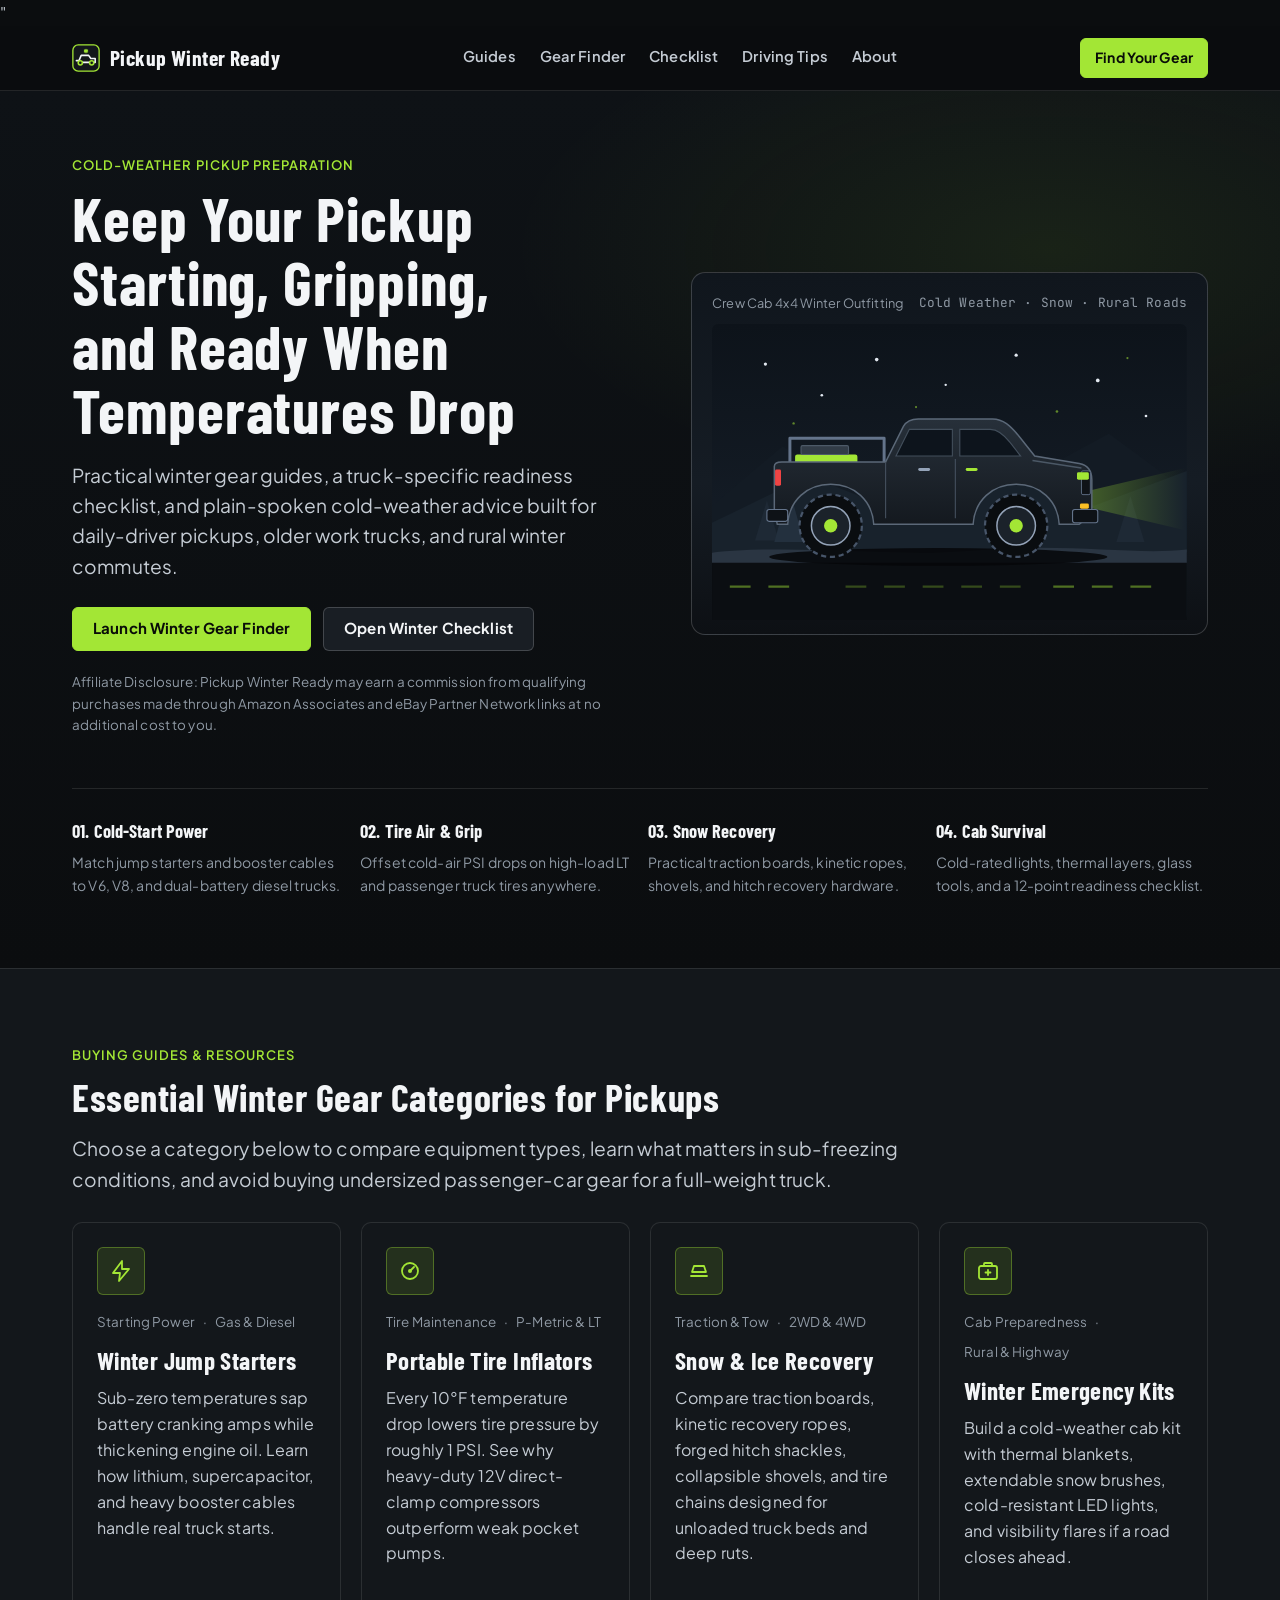
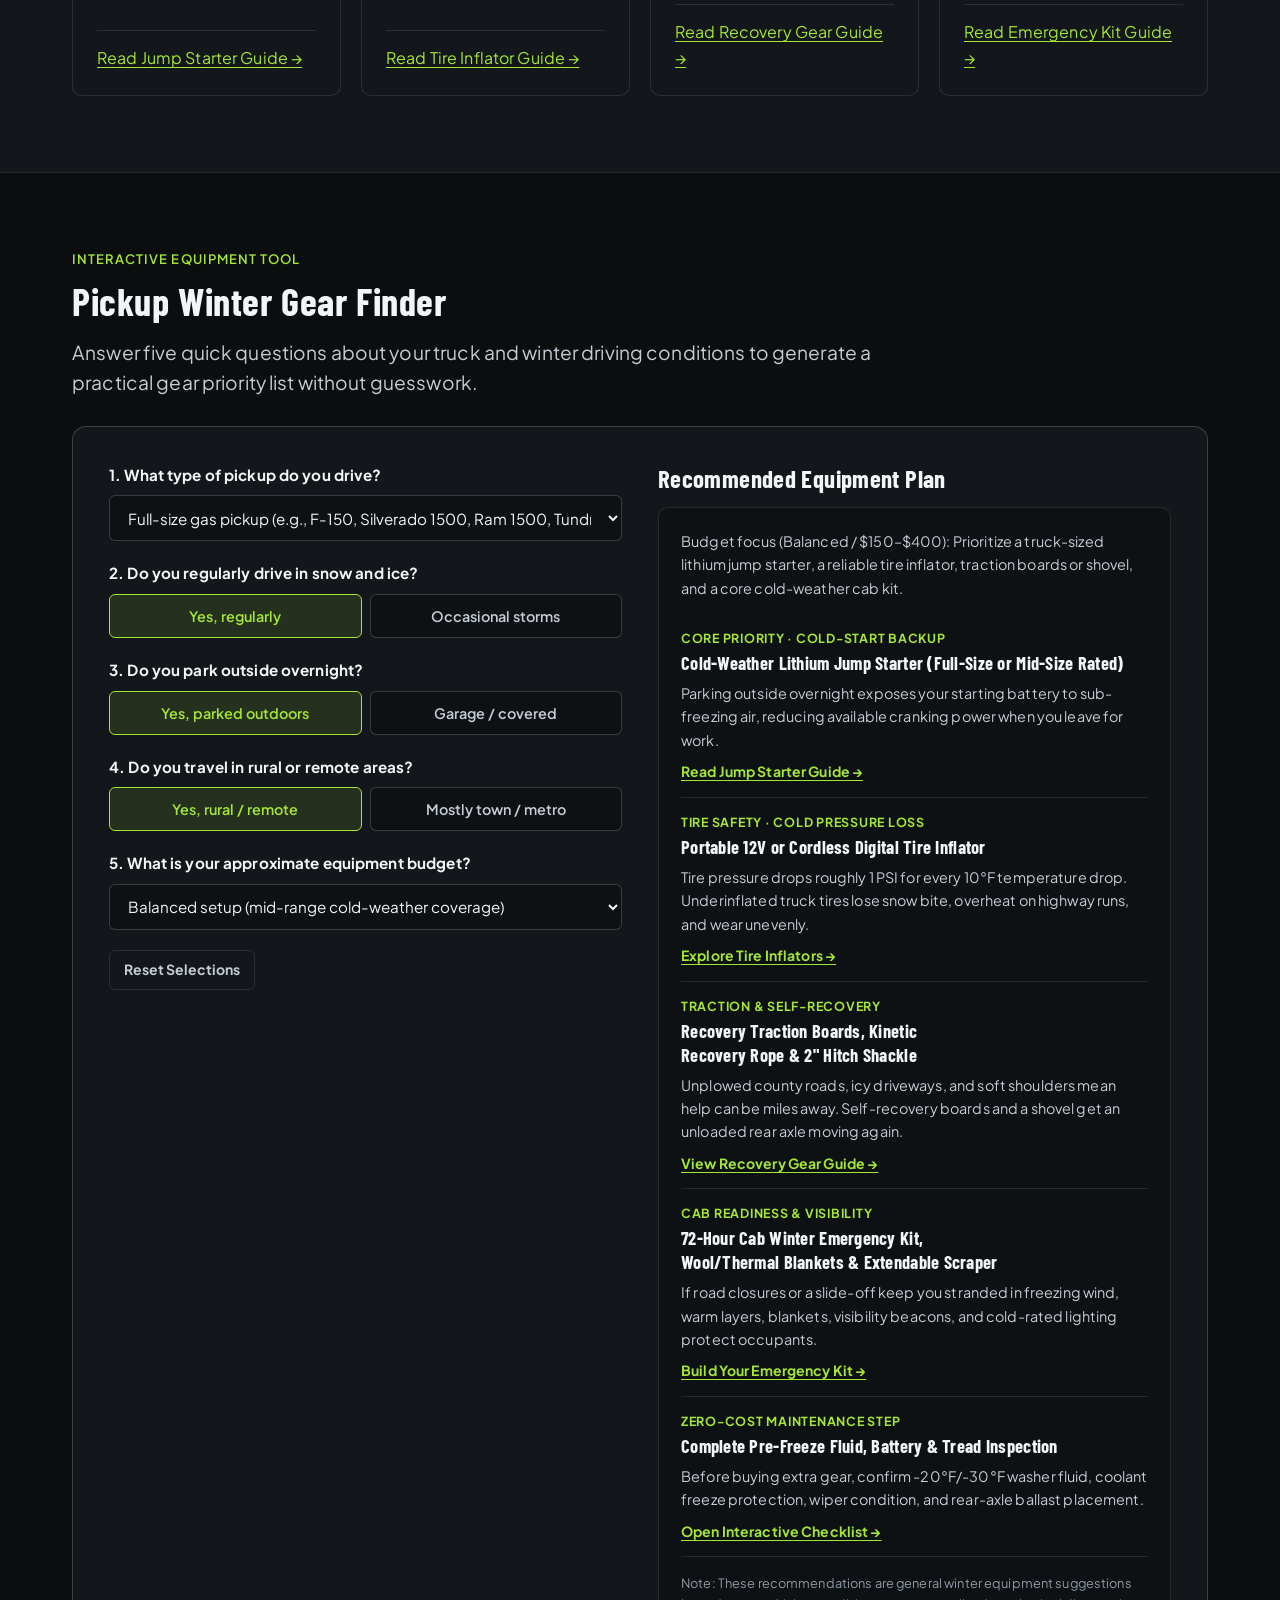
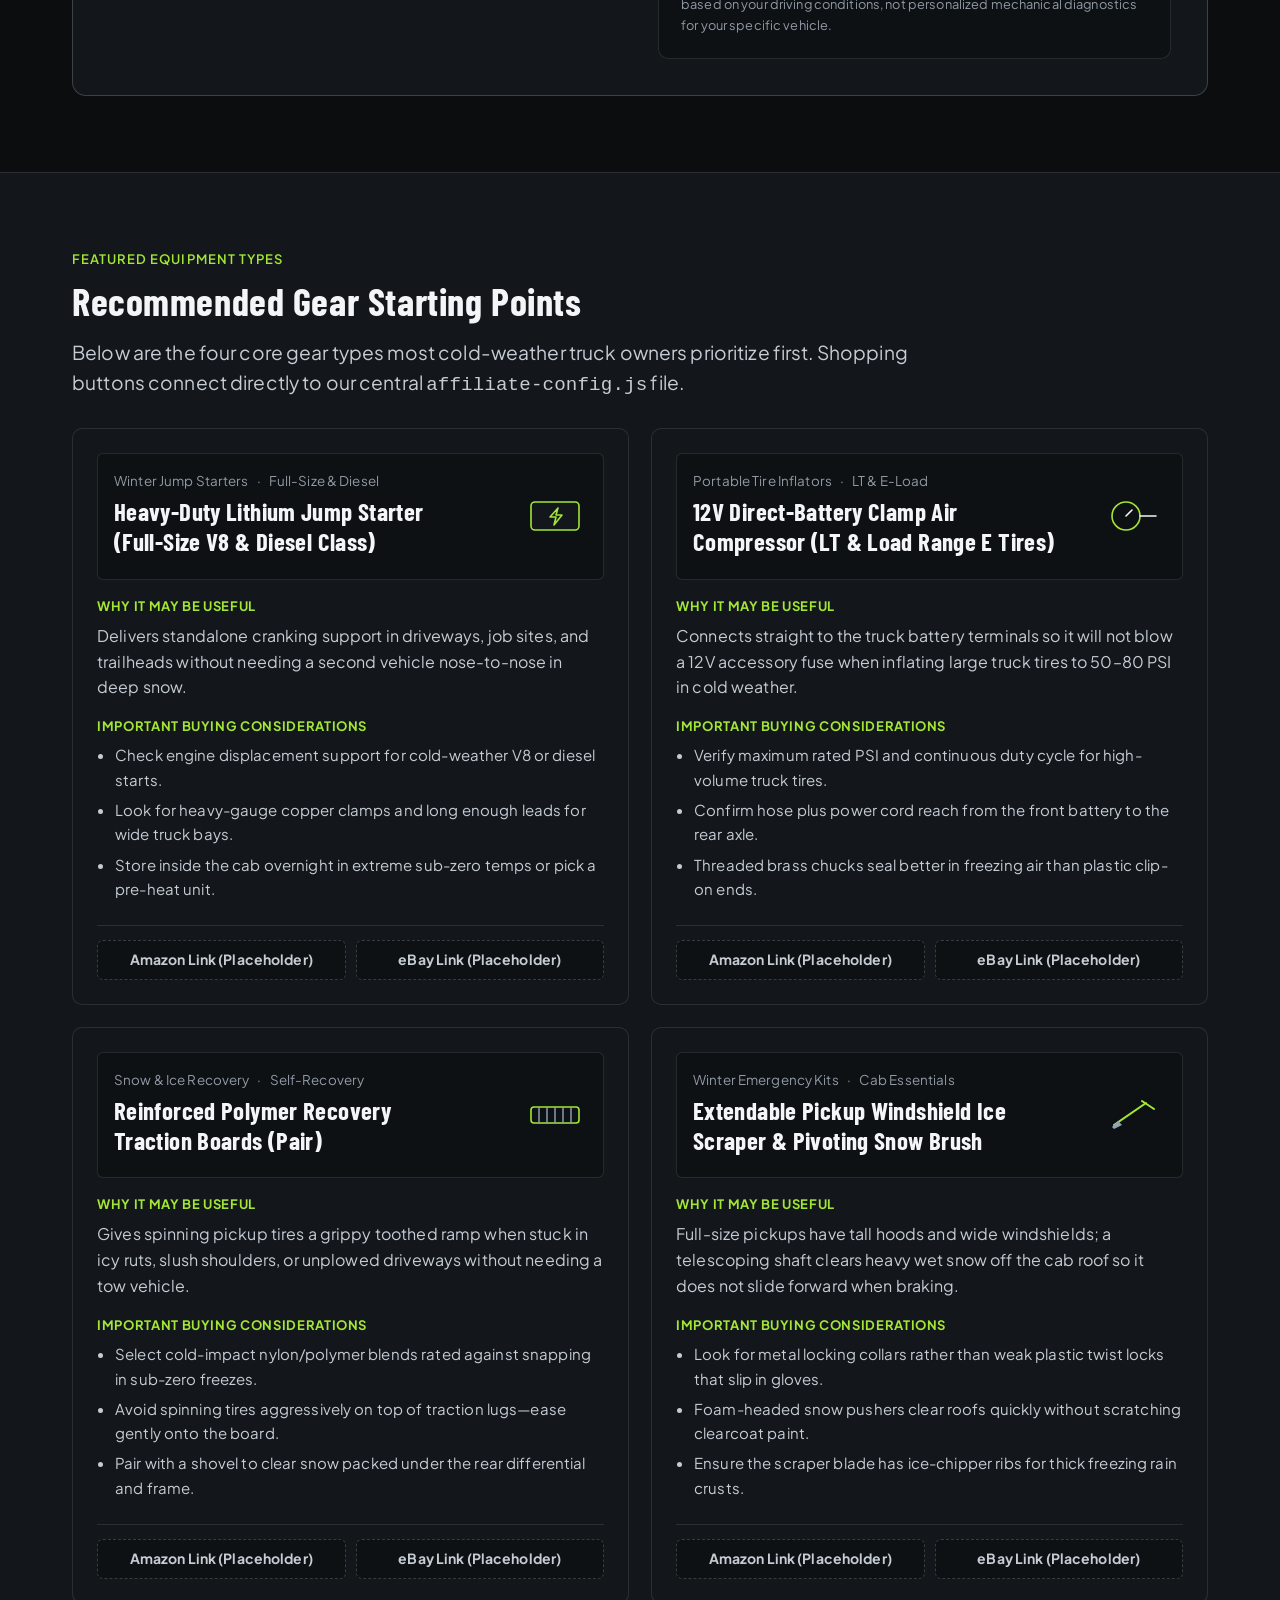
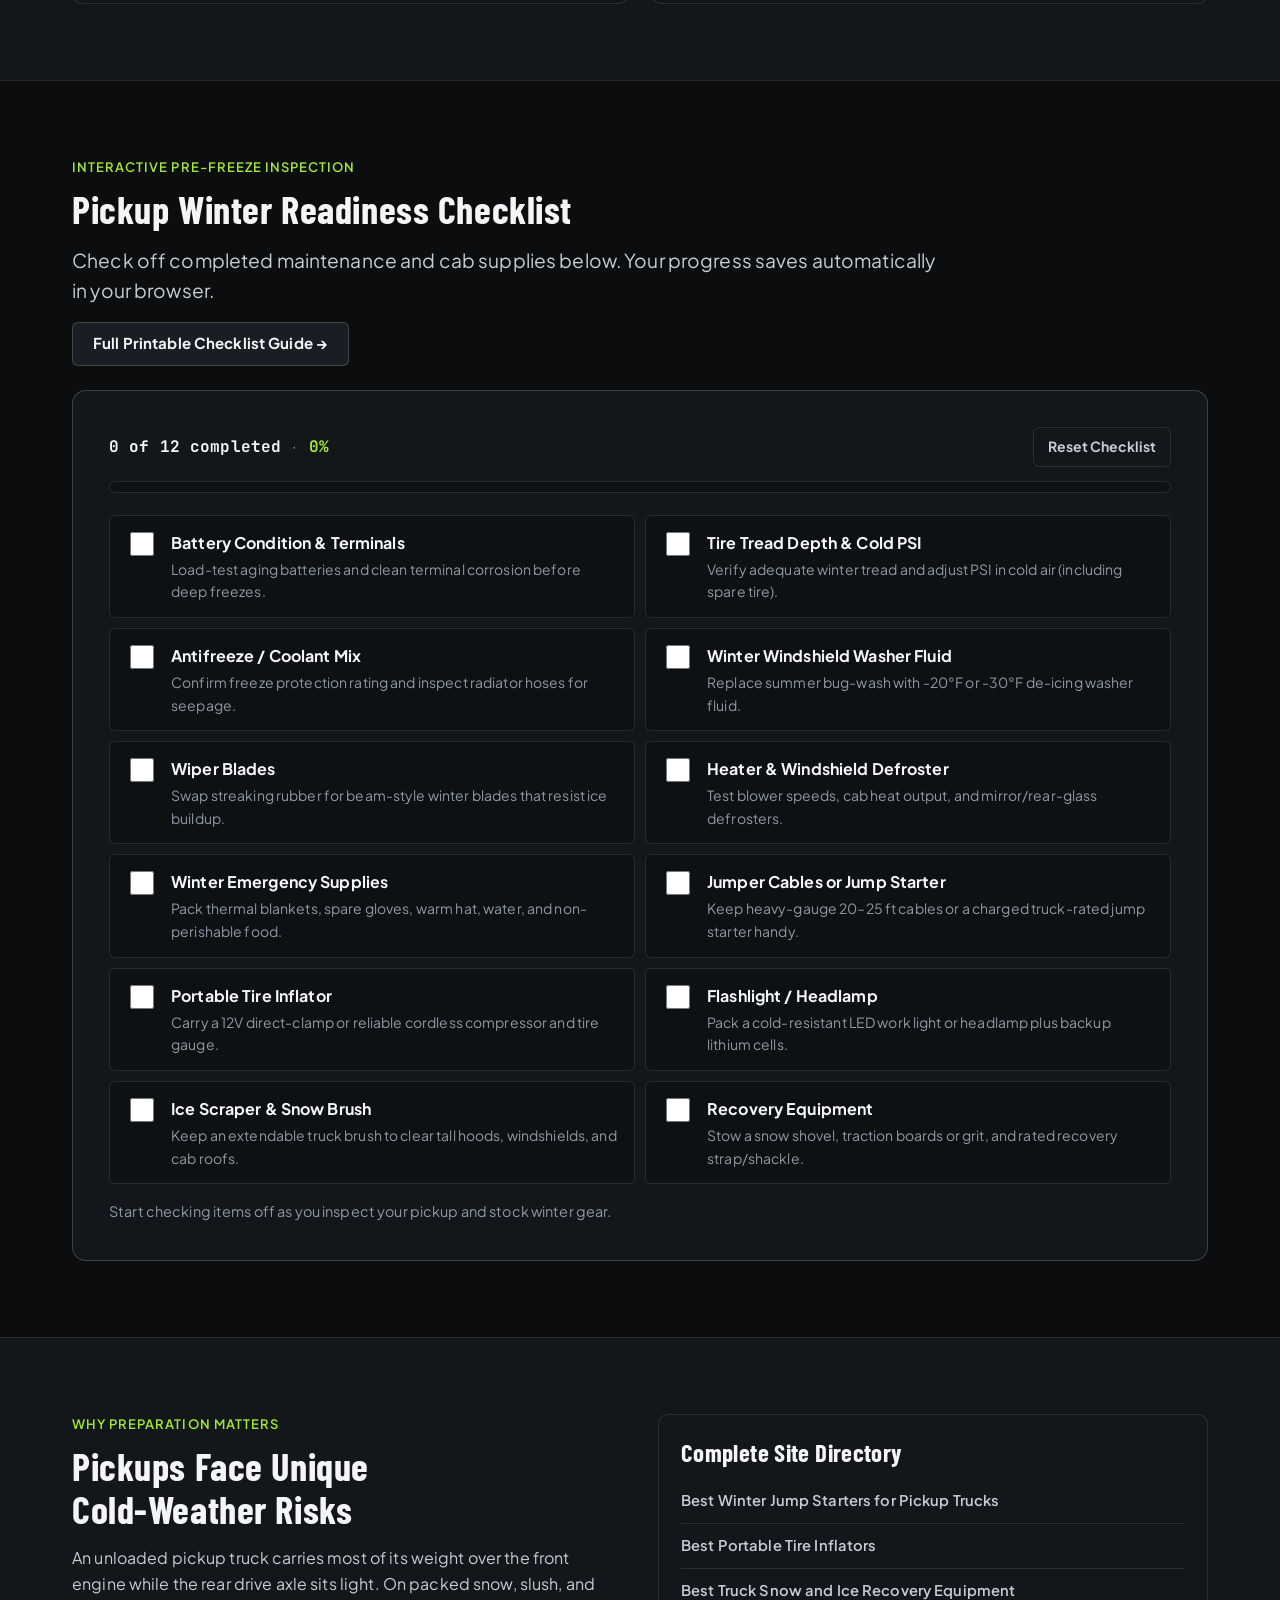
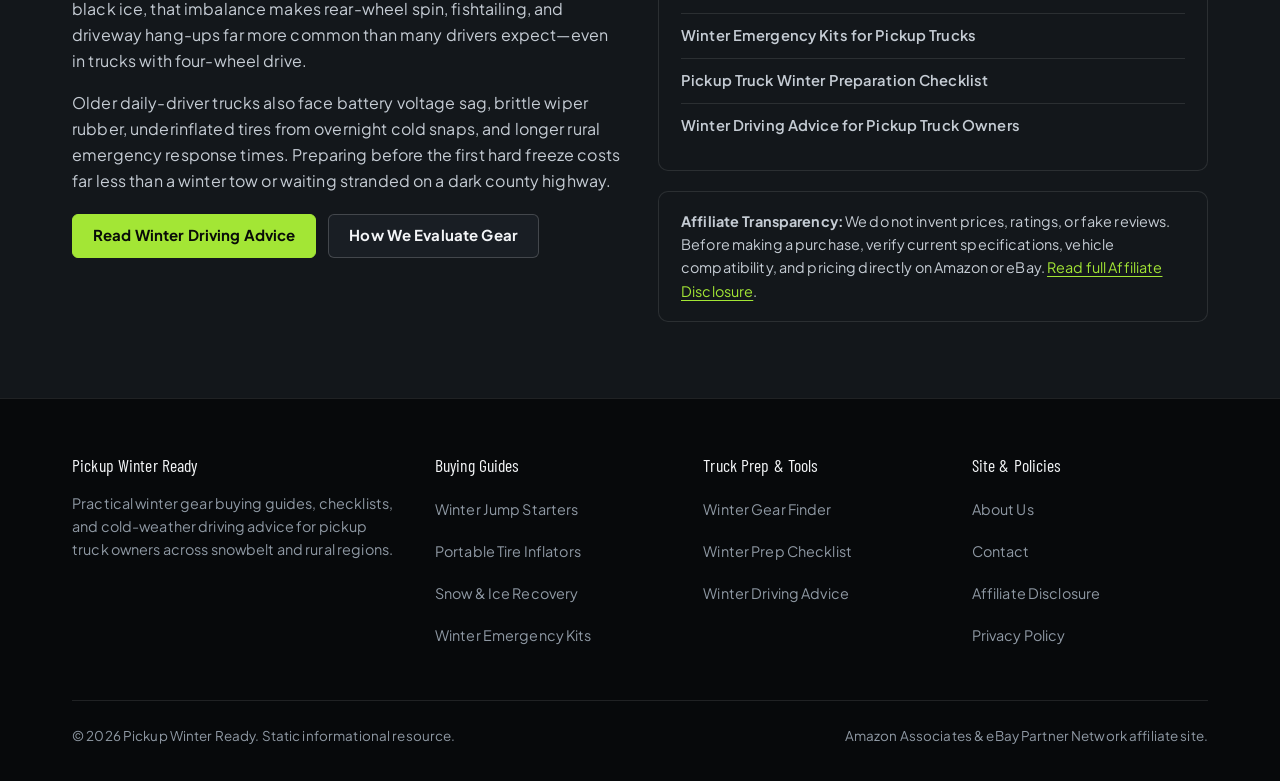
<file: index.html>
"<!doctype html>
<html lang="en">
<head>
<meta name="google-site-verification" content="qArl5Q3KtFF_AyPDFi_3gjlUM1fZPRBYZ--B3jkuglU" /> 
    <meta charset="UTF-8" />
    <meta name="viewport" content="width=device-width, initial-scale=1.0" />
    <title>Pickup Winter Ready — Cold-Weather Gear &amp; Truck Prep Guides</title>
    <meta
      name="description"
      content="Practical winter preparation checklists, driving advice, and buying guides for pickup truck owners facing snow, ice, and freezing mornings."
    />
    <link rel="canonical" href="https://docii1809-tech.github.io/pickup-winter-ready/" />
    <meta property="og:type" content="website" />
    <meta property="og:site_name" content="Pickup Winter Ready" />
    <meta property="og:title" content="Pickup Winter Ready — Cold-Weather Gear &amp; Truck Prep Guides" />
    <meta
      property="og:description"
      content="Practical winter preparation checklists, driving advice, and buying guides for pickup truck owners facing snow, ice, and freezing mornings."
    />
    <meta property="og:url" content="https://docii1809-tech.github.io/pickup-winter-ready/" />
    <meta name="twitter:card" content="summary_large_image" />
    <meta name="twitter:title" content="Pickup Winter Ready — Cold-Weather Gear &amp; Truck Prep Guides" />
    <meta
      name="twitter:description"
      content="Practical winter preparation checklists, driving advice, and buying guides for pickup truck owners facing snow, ice, and freezing mornings."
    />
    <link rel="preconnect" href="https://fonts.googleapis.com" />
    <link rel="preconnect" href="https://fonts.gstatic.com" crossorigin />
    <link
      href="https://fonts.googleapis.com/css2?family=Barlow+Condensed:wght@600;700&family=JetBrains+Mono:wght@500;600&family=Plus+Jakarta+Sans:wght@400;600;700&display=swap"
      rel="stylesheet"
    />
    <link rel="stylesheet" href="styles.css" />
    <script type="application/ld+json">
      {
        "@context": "https://schema.org",
        "@type": "WebSite",
        "name": "Pickup Winter Ready",
        "url": "https://docii1809-tech.github.io/pickup-winter-ready/",
        "description": "Practical winter preparation guides, equipment checklists, and buying advice for pickup truck owners."
      }
    </script>
  </head>
  <body>
    <a class="skip-link" href="#main-content">Skip to main content</a>

    <header class="site-header">
      <div class="container header-inner">
        <a class="brand-wordmark" href="index.html">
          <svg
            class="brand-mark-svg"
            viewBox="0 0 32 32"
            fill="none"
            xmlns="http://www.w3.org/2000/svg"
            aria-hidden="true"
          >
            <rect x="1" y="1" width="30" height="30" rx="6" fill="#13171B" stroke="#A3E635" stroke-width="1.5" />
            <path d="M5 19H8L10.5 13H19L21.5 16.5H26.5V21H24.5" stroke="#F3F5F7" stroke-width="1.8" stroke-linecap="round" stroke-linejoin="round" />
            <path d="M11 21H20" stroke="#F3F5F7" stroke-width="1.8" stroke-linecap="round" />
            <circle cx="9.5" cy="21.5" r="2.4" fill="#13171B" stroke="#A3E635" stroke-width="1.8" />
            <circle cx="22.5" cy="21.5" r="2.4" fill="#13171B" stroke="#A3E635" stroke-width="1.8" />
            <path d="M16 6V10M14.2 7L17.8 9M17.8 7L14.2 9" stroke="#A3E635" stroke-width="1.4" stroke-linecap="round" />
          </svg>
          <span>Pickup Winter Ready</span>
        </a>

        <nav class="primary-nav" aria-label="Primary navigation">
          <a href="#equipment-categories">Guides</a>
          <a href="#gear-finder">Gear Finder</a>
          <a href="guides/winter-preparation-checklist.html">Checklist</a>
          <a href="guides/winter-driving-advice.html">Driving Tips</a>
          <a href="about.html">About</a>
        </nav>

        <div class="header-actions">
          <a class="btn btn-primary btn-sm header-cta" href="#gear-finder">Find Your Gear</a>
          <button
            type="button"
            id="mobile-menu-toggle"
            class="menu-toggle"
            aria-expanded="false"
            aria-controls="mobile-nav-drawer"
          >
            Menu
          </button>
        </div>
      </div>

      <div id="mobile-nav-drawer" class="mobile-nav-drawer" aria-label="Mobile navigation">
        <nav class="mobile-nav-links">
          <a href="index.html" aria-current="page">Home</a>
          <a href="guides/best-winter-jump-starters.html">Best Winter Jump Starters</a>
          <a href="guides/best-portable-tire-inflators.html">Best Portable Tire Inflators</a>
          <a href="guides/snow-ice-recovery-equipment.html">Snow &amp; Ice Recovery Gear</a>
          <a href="guides/winter-emergency-kits.html">Winter Emergency Kits</a>
          <a href="guides/winter-preparation-checklist.html">Winter Prep Checklist</a>
          <a href="guides/winter-driving-advice.html">Winter Driving Advice</a>
          <a href="about.html">About Us</a>
          <a href="contact.html">Contact</a>
        </nav>
        <a class="btn btn-primary btn-block" href="#gear-finder">Launch Winter Gear Finder</a>
      </div>
    </header>

    <main id="main-content">
      <!-- HERO SECTION -->
      <section class="hero">
        <div class="container">
          <div class="hero-grid">
            <div>
              <span class="kicker">Cold-Weather Pickup Preparation</span>
              <h1>Keep Your Pickup Starting, Gripping, and Ready When Temperatures Drop</h1>
              <p class="lead">
                Practical winter gear guides, a truck-specific readiness checklist, and plain-spoken
                cold-weather advice built for daily-driver pickups, older work trucks, and rural
                winter commutes.
              </p>
              <div class="hero-actions">
                <a class="btn btn-primary" href="#gear-finder">Launch Winter Gear Finder</a>
                <a class="btn btn-secondary" href="guides/winter-preparation-checklist.html">
                  Open Winter Checklist
                </a>
              </div>
              <p class="hero-disclosure" data-affiliate-disclosure>
                Affiliate Disclosure: Pickup Winter Ready may earn a commission from qualifying
                purchases made through Amazon Associates and eBay Partner Network links at no
                additional cost to you.
              </p>
            </div>

            <!-- Original SVG + CSS Pickup Truck Winter Visual -->
            <div class="truck-stage" role="img" aria-label="Original illustration of a four-wheel-drive pickup truck equipped for snow and freezing temperatures">
              <div class="truck-stage-top">
                <span>Crew Cab 4x4 Winter Outfitting</span>
                <span class="tabular">Cold Weather · Snow · Rural Roads</span>
              </div>
              <svg
                class="truck-scene-svg"
                viewBox="0 0 640 400"
                fill="none"
                xmlns="http://www.w3.org/2000/svg"
              >
                <defs>
                  <linearGradient id="skyGrad" x1="0" y1="0" x2="0" y2="1">
                    <stop offset="0%" stop-color="#0D131A" />
                    <stop offset="100%" stop-color="#17202B" />
                  </linearGradient>
                  <linearGradient id="beamGrad" x1="0" y1="0" x2="1" y2="0">
                    <stop offset="0%" stop-color="#A3E635" stop-opacity="0.34" />
                    <stop offset="100%" stop-color="#A3E635" stop-opacity="0" />
                  </linearGradient>
                  <linearGradient id="bodyGrad" x1="0" y1="0" x2="0" y2="1">
                    <stop offset="0%" stop-color="#27303A" />
                    <stop offset="100%" stop-color="#14191F" />
                  </linearGradient>
                </defs>

                <!-- Winter Sky & Mountain Ridges -->
                <rect width="640" height="400" rx="8" fill="url(#skyGrad)" />
                <path d="M0 245L95 165L190 218L300 132L420 210L535 148L640 225V330H0V245Z" fill="#131B24" />
                <path d="M0 268L130 205L245 250L385 182L515 245L640 198V330H0V268Z" fill="#18222C" />

                <!-- Snow Drifts & Road Surface -->
                <rect x="0" y="308" width="640" height="92" fill="#0B0E12" />
                <path d="M0 308C120 296 240 315 360 305C480 295 570 312 640 304V322H0V308Z" fill="#2A3542" />
                <line x1="24" y1="354" x2="124" y2="354" stroke="#A3E635" stroke-opacity="0.45" stroke-width="3" stroke-dasharray="28 24" />
                <line x1="180" y1="354" x2="420" y2="354" stroke="#A3E635" stroke-opacity="0.28" stroke-width="3" stroke-dasharray="28 24" />
                <line x1="460" y1="354" x2="616" y2="354" stroke="#A3E635" stroke-opacity="0.45" stroke-width="3" stroke-dasharray="28 24" />

                <!-- Stylized Pines -->
                <path d="M58 292L74 238L90 292H58Z" fill="#1E2935" />
                <path d="M84 294L104 222L124 294H84Z" fill="#23303E" />
                <path d="M545 294L564 232L583 294H545Z" fill="#1E2935" />

                <!-- Headlight Beam -->
                <polygon points="502,226 638,194 638,278 502,246" fill="url(#beamGrad)" />

                <!-- Ground Shadow -->
                <ellipse cx="305" cy="314" rx="228" ry="12" fill="#050709" fill-opacity="0.85" />

                <!-- Bed Cargo: Traction Boards & Recovery Case -->
                <rect x="112" y="176" width="84" height="12" rx="3" fill="#A3E635" />
                <rect x="120" y="164" width="64" height="12" rx="2" fill="#323C47" stroke="#4D5A68" stroke-width="1.5" />
                <!-- Bed Rack Bar -->
                <path d="M105 188V154H232V188" stroke="#64748B" stroke-width="4" stroke-linecap="round" stroke-linejoin="round" />

                <!-- Pickup Truck Chassis & Cab -->
                <path
                  d="M84 252V192C84 188 88 186 94 186H234L258 138C262 131 269 128 278 128H378C392 128 402 136 416 154L435 178L495 188C506 190 512 198 512 210V256L495 270H468C466 238 442 216 410 216C378 216 354 238 352 270H218C216 238 192 216 160 216C128 216 104 238 102 270H88L84 252Z"
                  fill="url(#bodyGrad)"
                  stroke="#5B6878"
                  stroke-width="2"
                />

                <!-- Cab Windows -->
                <path d="M266 142H324V178H248L266 142Z" fill="#0D141C" stroke="#424E5B" stroke-width="1.5" />
                <path d="M334 142H375C384 142 392 147 402 160L416 178H334V142Z" fill="#0D141C" stroke="#424E5B" stroke-width="1.5" />

                <!-- Hood & Grille Details -->
                <line x1="432" y1="184" x2="498" y2="194" stroke="#4B5866" stroke-width="2" />
                <rect x="498" y="198" width="12" height="32" rx="2" fill="#0F1318" stroke="#64748B" stroke-width="1.2" />
                <!-- LED Headlight & Bumper Fog Lamp -->
                <rect x="492" y="200" width="16" height="10" rx="2" fill="#A3E635" />
                <rect x="496" y="242" width="12" height="7" rx="2" fill="#FBBF24" />
                <!-- Taillight -->
                <rect x="85" y="196" width="8" height="22" rx="2" fill="#EF4444" />
                <!-- Rocker Panel & Door Seam -->
                <line x1="328" y1="182" x2="328" y2="262" stroke="#44505E" stroke-width="1.5" />
                <line x1="234" y1="186" x2="234" y2="262" stroke="#44505E" stroke-width="1.5" />
                <rect x="342" y="194" width="16" height="4" rx="2" fill="#A3E635" />
                <rect x="278" y="194" width="16" height="4" rx="2" fill="#94A3B8" />
                <!-- Heavy Front & Rear Bumpers -->
                <rect x="74" y="250" width="28" height="16" rx="3" fill="#0E1217" stroke="#64748B" stroke-width="1.5" />
                <rect x="486" y="250" width="34" height="18" rx="3" fill="#0E1217" stroke="#64748B" stroke-width="1.5" />

                <!-- Rear All-Terrain Wheel -->
                <circle cx="160" cy="272" r="42" fill="#0A0D10" stroke="#475569" stroke-width="3" stroke-dasharray="7 5" />
                <circle cx="160" cy="272" r="26" fill="#1B222A" stroke="#94A3B8" stroke-width="2" />
                <circle cx="160" cy="272" r="9" fill="#A3E635" />

                <!-- Front All-Terrain Wheel -->
                <circle cx="410" cy="272" r="42" fill="#0A0D10" stroke="#475569" stroke-width="3" stroke-dasharray="7 5" />
                <circle cx="410" cy="272" r="26" fill="#1B222A" stroke="#94A3B8" stroke-width="2" />
                <circle cx="410" cy="272" r="9" fill="#A3E635" />

                <!-- Falling Frost / Snow Particles -->
                <g class="snow-drift-anim" fill="#E2E8F0">
                  <circle cx="72" cy="54" r="2.2" />
                  <circle cx="148" cy="96" r="1.8" />
                  <circle cx="222" cy="48" r="2.4" />
                  <circle cx="315" cy="82" r="1.6" />
                  <circle cx="410" cy="42" r="2.2" />
                  <circle cx="520" cy="76" r="2.5" />
                  <circle cx="585" cy="124" r="1.8" />
                </g>
                <g class="snow-drift-anim-slow" fill="#A3E635" fill-opacity="0.55">
                  <circle cx="110" cy="134" r="1.6" />
                  <circle cx="275" cy="112" r="1.5" />
                  <circle cx="465" cy="118" r="1.8" />
                  <circle cx="560" cy="46" r="1.5" />
                </g>
              </svg>
            </div>
          </div>

          <!-- 4-Column Quick Value Strip -->
          <div class="quick-strip">
            <div class="quick-metric">
              <span class="quick-metric-title">01. Cold-Start Power</span>
              <p class="quick-metric-desc">
                Match jump starters and booster cables to V6, V8, and dual-battery diesel trucks.
              </p>
            </div>
            <div class="quick-metric">
              <span class="quick-metric-title">02. Tire Air &amp; Grip</span>
              <p class="quick-metric-desc">
                Offset cold-air PSI drops on high-load LT and passenger truck tires anywhere.
              </p>
            </div>
            <div class="quick-metric">
              <span class="quick-metric-title">03. Snow Recovery</span>
              <p class="quick-metric-desc">
                Practical traction boards, kinetic ropes, shovels, and hitch recovery hardware.
              </p>
            </div>
            <div class="quick-metric">
              <span class="quick-metric-title">04. Cab Survival</span>
              <p class="quick-metric-desc">
                Cold-rated lights, thermal layers, glass tools, and a 12-point readiness checklist.
              </p>
            </div>
          </div>
        </div>
      </section>

      <!-- FEATURED WINTER EQUIPMENT CATEGORIES -->
      <section id="equipment-categories" class="section section-surface">
        <div class="container">
          <span class="kicker">Buying Guides &amp; Resources</span>
          <h2>Essential Winter Gear Categories for Pickups</h2>
          <p class="lead">
            Choose a category below to compare equipment types, learn what matters in sub-freezing
            conditions, and avoid buying undersized passenger-car gear for a full-weight truck.
          </p>

          <div class="grid-4" style="margin-top: 28px;">
            <article class="card">
              <div>
                <div class="card-icon-wrap" aria-hidden="true">
                  <svg width="24" height="24" viewBox="0 0 24 24" fill="none">
                    <path d="M13 2L4 14H11L10 22L20 10H13L13 2Z" stroke="currentColor" stroke-width="1.8" stroke-linejoin="round" />
                  </svg>
                </div>
                <div class="meta-line">
                  <span>Starting Power</span>
                  <span aria-hidden="true">&middot;</span>
                  <span>Gas &amp; Diesel</span>
                </div>
                <h3>Winter Jump Starters</h3>
                <p>
                  Sub-zero temperatures sap battery cranking amps while thickening engine oil. Learn
                  how lithium, supercapacitor, and heavy booster cables handle real truck starts.
                </p>
              </div>
              <div class="card-link-row">
                <a href="guides/best-winter-jump-starters.html">Read Jump Starter Guide &rarr;</a>
              </div>
            </article>

            <article class="card">
              <div>
                <div class="card-icon-wrap" aria-hidden="true">
                  <svg width="24" height="24" viewBox="0 0 24 24" fill="none">
                    <circle cx="12" cy="12" r="8" stroke="currentColor" stroke-width="1.8" />
                    <path d="M12 12L16 8" stroke="currentColor" stroke-width="1.8" stroke-linecap="round" />
                    <circle cx="12" cy="12" r="2" fill="currentColor" />
                  </svg>
                </div>
                <div class="meta-line">
                  <span>Tire Maintenance</span>
                  <span aria-hidden="true">&middot;</span>
                  <span>P-Metric &amp; LT</span>
                </div>
                <h3>Portable Tire Inflators</h3>
                <p>
                  Every 10&deg;F temperature drop lowers tire pressure by roughly 1 PSI. See why
                  heavy-duty 12V direct-clamp compressors outperform weak pocket pumps.
                </p>
              </div>
              <div class="card-link-row">
                <a href="guides/best-portable-tire-inflators.html">Read Tire Inflator Guide &rarr;</a>
              </div>
            </article>

            <article class="card">
              <div>
                <div class="card-icon-wrap" aria-hidden="true">
                  <svg width="24" height="24" viewBox="0 0 24 24" fill="none">
                    <path d="M4 17H20M6 13H18M5 13L7 7H17L19 13" stroke="currentColor" stroke-width="1.8" stroke-linecap="round" stroke-linejoin="round" />
                  </svg>
                </div>
                <div class="meta-line">
                  <span>Traction &amp; Tow</span>
                  <span aria-hidden="true">&middot;</span>
                  <span>2WD &amp; 4WD</span>
                </div>
                <h3>Snow &amp; Ice Recovery</h3>
                <p>
                  Compare traction boards, kinetic recovery ropes, forged hitch shackles, collapsible
                  shovels, and tire chains designed for unloaded truck beds and deep ruts.
                </p>
              </div>
              <div class="card-link-row">
                <a href="guides/snow-ice-recovery-equipment.html">Read Recovery Gear Guide &rarr;</a>
              </div>
            </article>

            <article class="card">
              <div>
                <div class="card-icon-wrap" aria-hidden="true">
                  <svg width="24" height="24" viewBox="0 0 24 24" fill="none">
                    <rect x="3" y="7" width="18" height="13" rx="2" stroke="currentColor" stroke-width="1.8" />
                    <path d="M8 7V5C8 4.4 8.4 4 9 4H15C15.6 4 16 4.4 16 5V7M12 11V16M9.5 13.5H14.5" stroke="currentColor" stroke-width="1.8" stroke-linecap="round" />
                  </svg>
                </div>
                <div class="meta-line">
                  <span>Cab Preparedness</span>
                  <span aria-hidden="true">&middot;</span>
                  <span>Rural &amp; Highway</span>
                </div>
                <h3>Winter Emergency Kits</h3>
                <p>
                  Build a cold-weather cab kit with thermal blankets, extendable snow brushes,
                  cold-resistant LED lights, and visibility flares if a road closes ahead.
                </p>
              </div>
              <div class="card-link-row">
                <a href="guides/winter-emergency-kits.html">Read Emergency Kit Guide &rarr;</a>
              </div>
            </article>
          </div>
        </div>
      </section>

      <!-- INTERACTIVE PICKUP WINTER GEAR FINDER -->
      <section id="gear-finder" class="section">
        <div class="container">
          <span class="kicker">Interactive Equipment Tool</span>
          <h2>Pickup Winter Gear Finder</h2>
          <p class="lead">
            Answer five quick questions about your truck and winter driving conditions to generate a
            practical gear priority list without guesswork.
          </p>

          <div id="winter-gear-finder" class="tool-panel" data-guide-prefix="guides/" style="margin-top: 28px;">
            <div class="finder-grid">
              <div>
                <div class="form-group">
                  <label class="form-label" for="finder-truck-type">
                    1. What type of pickup do you drive?
                  </label>
                  <select id="finder-truck-type" class="form-select">
                    <option value="full-size-gas">Full-size gas pickup (e.g., F-150, Silverado 1500, Ram 1500, Tundra)</option>
                    <option value="mid-size">Mid-size pickup (e.g., Tacoma, Ranger, Colorado, Frontier)</option>
                    <option value="heavy-duty-diesel">Heavy-duty or diesel pickup (2500/3500, dual-battery)</option>
                    <option value="older-daily-driver">Older daily-driver pickup (10+ years, high mileage)</option>
                  </select>
                </div>

                <div class="form-group">
                  <span class="form-label">2. Do you regularly drive in snow and ice?</span>
                  <div class="segmented-row">
                    <button
                      type="button"
                      class="segmented-btn"
                      data-finder-field="snowIce"
                      data-finder-value="yes"
                      aria-pressed="true"
                    >
                      Yes, regularly
                    </button>
                    <button
                      type="button"
                      class="segmented-btn"
                      data-finder-field="snowIce"
                      data-finder-value="no"
                      aria-pressed="false"
                    >
                      Occasional storms
                    </button>
                  </div>
                </div>

                <div class="form-group">
                  <span class="form-label">3. Do you park outside overnight?</span>
                  <div class="segmented-row">
                    <button
                      type="button"
                      class="segmented-btn"
                      data-finder-field="parkOutside"
                      data-finder-value="yes"
                      aria-pressed="true"
                    >
                      Yes, parked outdoors
                    </button>
                    <button
                      type="button"
                      class="segmented-btn"
                      data-finder-field="parkOutside"
                      data-finder-value="no"
                      aria-pressed="false"
                    >
                      Garage / covered
                    </button>
                  </div>
                </div>

                <div class="form-group">
                  <span class="form-label">4. Do you travel in rural or remote areas?</span>
                  <div class="segmented-row">
                    <button
                      type="button"
                      class="segmented-btn"
                      data-finder-field="ruralTravel"
                      data-finder-value="yes"
                      aria-pressed="true"
                    >
                      Yes, rural / remote
                    </button>
                    <button
                      type="button"
                      class="segmented-btn"
                      data-finder-field="ruralTravel"
                      data-finder-value="no"
                      aria-pressed="false"
                    >
                      Mostly town / metro
                    </button>
                  </div>
                </div>

                <div class="form-group">
                  <label class="form-label" for="finder-budget">
                    5. What is your approximate equipment budget?
                  </label>
                  <select id="finder-budget" class="form-select">
                    <option value="essential">Essential starter kit (focus on core priorities first)</option>
                    <option value="moderate" selected>Balanced setup (mid-range cold-weather coverage)</option>
                    <option value="complete">Complete outfitting (full recovery + power + cab kit)</option>
                  </select>
                </div>

                <button type="button" id="finder-reset" class="btn btn-ghost btn-sm">
                  Reset Selections
                </button>
              </div>

              <div>
                <h3 style="margin-bottom: 14px;">Recommended Equipment Plan</h3>
                <div id="finder-results" class="results-box" aria-live="polite">
                  Loading recommendations...
                </div>
              </div>
            </div>
          </div>
        </div>
      </section>

      <!-- RECOMMENDED WINTER GEAR HIGHLIGHTS -->
      <section class="section section-surface">
        <div class="container">
          <span class="kicker">Featured Equipment Types</span>
          <h2>Recommended Gear Starting Points</h2>
          <p class="lead">
            Below are the four core gear types most cold-weather truck owners prioritize first.
            Shopping buttons connect directly to our central <code>affiliate-config.js</code> file.
          </p>

          <div class="product-grid" style="margin-top: 28px;">
            <!-- Product 1 -->
            <article class="product-card">
              <div>
                <div class="product-card-visual">
                  <div>
                    <div class="meta-line" style="margin-bottom: 4px;">
                      <span>Winter Jump Starters</span>
                      <span aria-hidden="true">&middot;</span>
                      <span>Full-Size &amp; Diesel</span>
                    </div>
                    <h3>Heavy-Duty Lithium Jump Starter (Full-Size V8 &amp; Diesel Class)</h3>
                  </div>
                  <svg class="product-card-svg" viewBox="0 0 64 48" fill="none" aria-hidden="true">
                    <rect x="8" y="10" width="48" height="28" rx="4" fill="#13171B" stroke="#A3E635" stroke-width="1.6" />
                    <path d="M35 16L27 25H33L31 33L39 23H33L35 16Z" stroke="#A3E635" stroke-width="1.6" stroke-linejoin="round" />
                  </svg>
                </div>
                <div style="margin-top: 16px;">
                  <span class="product-block-label">Why It May Be Useful</span>
                  <p>
                    Delivers standalone cranking support in driveways, job sites, and trailheads
                    without needing a second vehicle nose-to-nose in deep snow.
                  </p>
                  <span class="product-block-label">Important Buying Considerations</span>
                  <ul class="product-details-list">
                    <li>Check engine displacement support for cold-weather V8 or diesel starts.</li>
                    <li>Look for heavy-gauge copper clamps and long enough leads for wide truck bays.</li>
                    <li>Store inside the cab overnight in extreme sub-zero temps or pick a pre-heat unit.</li>
                  </ul>
                </div>
              </div>
              <div class="affiliate-actions">
                <a class="btn btn-sm" data-product-id="jump-starter-hd-lithium" data-retailer="amazon" href="#affiliate-placeholder">Amazon Link</a>
                <a class="btn btn-sm" data-product-id="jump-starter-hd-lithium" data-retailer="ebay" href="#affiliate-placeholder">eBay Link</a>
              </div>
            </article>

            <!-- Product 2 -->
            <article class="product-card">
              <div>
                <div class="product-card-visual">
                  <div>
                    <div class="meta-line" style="margin-bottom: 4px;">
                      <span>Portable Tire Inflators</span>
                      <span aria-hidden="true">&middot;</span>
                      <span>LT &amp; E-Load</span>
                    </div>
                    <h3>12V Direct-Battery Clamp Air Compressor (LT &amp; Load Range E Tires)</h3>
                  </div>
                  <svg class="product-card-svg" viewBox="0 0 64 48" fill="none" aria-hidden="true">
                    <circle cx="24" cy="24" r="14" stroke="#A3E635" stroke-width="1.6" />
                    <path d="M24 24L30 18M38 24H54" stroke="#F3F5F7" stroke-width="1.6" stroke-linecap="round" />
                  </svg>
                </div>
                <div style="margin-top: 16px;">
                  <span class="product-block-label">Why It May Be Useful</span>
                  <p>
                    Connects straight to the truck battery terminals so it will not blow a 12V
                    accessory fuse when inflating large truck tires to 50–80 PSI in cold weather.
                  </p>
                  <span class="product-block-label">Important Buying Considerations</span>
                  <ul class="product-details-list">
                    <li>Verify maximum rated PSI and continuous duty cycle for high-volume truck tires.</li>
                    <li>Confirm hose plus power cord reach from the front battery to the rear axle.</li>
                    <li>Threaded brass chucks seal better in freezing air than plastic clip-on ends.</li>
                  </ul>
                </div>
              </div>
              <div class="affiliate-actions">
                <a class="btn btn-sm" data-product-id="inflator-12v-clamp" data-retailer="amazon" href="#affiliate-placeholder">Amazon Link</a>
                <a class="btn btn-sm" data-product-id="inflator-12v-clamp" data-retailer="ebay" href="#affiliate-placeholder">eBay Link</a>
              </div>
            </article>

            <!-- Product 3 -->
            <article class="product-card">
              <div>
                <div class="product-card-visual">
                  <div>
                    <div class="meta-line" style="margin-bottom: 4px;">
                      <span>Snow &amp; Ice Recovery</span>
                      <span aria-hidden="true">&middot;</span>
                      <span>Self-Recovery</span>
                    </div>
                    <h3>Reinforced Polymer Recovery Traction Boards (Pair)</h3>
                  </div>
                  <svg class="product-card-svg" viewBox="0 0 64 48" fill="none" aria-hidden="true">
                    <rect x="8" y="16" width="48" height="16" rx="3" stroke="#A3E635" stroke-width="1.6" />
                    <path d="M16 16V32M24 16V32M32 16V32M40 16V32M48 16V32" stroke="#94A3B8" stroke-width="1.4" />
                  </svg>
                </div>
                <div style="margin-top: 16px;">
                  <span class="product-block-label">Why It May Be Useful</span>
                  <p>
                    Gives spinning pickup tires a grippy toothed ramp when stuck in icy ruts, slush
                    shoulders, or unplowed driveways without needing a tow vehicle.
                  </p>
                  <span class="product-block-label">Important Buying Considerations</span>
                  <ul class="product-details-list">
                    <li>Select cold-impact nylon/polymer blends rated against snapping in sub-zero freezes.</li>
                    <li>Avoid spinning tires aggressively on top of traction lugs—ease gently onto the board.</li>
                    <li>Pair with a shovel to clear snow packed under the rear differential and frame.</li>
                  </ul>
                </div>
              </div>
              <div class="affiliate-actions">
                <a class="btn btn-sm" data-product-id="recovery-traction-boards" data-retailer="amazon" href="#affiliate-placeholder">Amazon Link</a>
                <a class="btn btn-sm" data-product-id="recovery-traction-boards" data-retailer="ebay" href="#affiliate-placeholder">eBay Link</a>
              </div>
            </article>

            <!-- Product 4 -->
            <article class="product-card">
              <div>
                <div class="product-card-visual">
                  <div>
                    <div class="meta-line" style="margin-bottom: 4px;">
                      <span>Winter Emergency Kits</span>
                      <span aria-hidden="true">&middot;</span>
                      <span>Cab Essentials</span>
                    </div>
                    <h3>Extendable Pickup Windshield Ice Scraper &amp; Pivoting Snow Brush</h3>
                  </div>
                  <svg class="product-card-svg" viewBox="0 0 64 48" fill="none" aria-hidden="true">
                    <path d="M12 34L44 12M40 10L52 18" stroke="#A3E635" stroke-width="2" stroke-linecap="round" />
                    <path d="M10 36L16 30L20 34L12 38Z" fill="#94A3B8" />
                  </svg>
                </div>
                <div style="margin-top: 16px;">
                  <span class="product-block-label">Why It May Be Useful</span>
                  <p>
                    Full-size pickups have tall hoods and wide windshields; a telescoping shaft clears
                    heavy wet snow off the cab roof so it does not slide forward when braking.
                  </p>
                  <span class="product-block-label">Important Buying Considerations</span>
                  <ul class="product-details-list">
                    <li>Look for metal locking collars rather than weak plastic twist locks that slip in gloves.</li>
                    <li>Foam-headed snow pushers clear roofs quickly without scratching clearcoat paint.</li>
                    <li>Ensure the scraper blade has ice-chipper ribs for thick freezing rain crusts.</li>
                  </ul>
                </div>
              </div>
              <div class="affiliate-actions">
                <a class="btn btn-sm" data-product-id="kit-ice-scraper-brush" data-retailer="amazon" href="#affiliate-placeholder">Amazon Link</a>
                <a class="btn btn-sm" data-product-id="kit-ice-scraper-brush" data-retailer="ebay" href="#affiliate-placeholder">eBay Link</a>
              </div>
            </article>
          </div>
        </div>
      </section>

      <!-- WINTER READINESS CHECKLIST PREVIEW -->
      <section id="checklist-preview" class="section">
        <div class="container">
          <div style="display:flex;flex-wrap:wrap;justify-content:space-between;align-items:flex-end;gap:16px;margin-bottom:24px;">
            <div>
              <span class="kicker">Interactive Pre-Freeze Inspection</span>
              <h2>Pickup Winter Readiness Checklist</h2>
              <p class="lead" style="margin-bottom:0;">
                Check off completed maintenance and cab supplies below. Your progress saves
                automatically in your browser.
              </p>
            </div>
            <a class="btn btn-secondary" href="guides/winter-preparation-checklist.html">
              Full Printable Checklist Guide &rarr;
            </a>
          </div>

          <div class="tool-panel" data-checklist-root>
            <div class="checklist-progress-header">
              <div>
                <strong class="tabular" data-checklist-count style="color:var(--text-primary);">0 of 12 completed</strong>
                <span style="margin:0 8px;color:var(--text-muted);">&middot;</span>
                <span class="tabular" data-checklist-percent style="color:var(--accent-lime);font-weight:700;">0%</span>
              </div>
              <button type="button" class="btn btn-ghost btn-sm" data-checklist-reset>
                Reset Checklist
              </button>
            </div>

            <div class="progress-track" aria-hidden="true">
              <div class="progress-fill" data-checklist-bar></div>
            </div>

            <div class="checklist-items is-two-col">
              <label class="checklist-row">
                <input class="checklist-checkbox" type="checkbox" data-check-id="battery" />
                <span>
                  <span class="checklist-title">Battery Condition &amp; Terminals</span>
                  <span class="checklist-note">Load-test aging batteries and clean terminal corrosion before deep freezes.</span>
                </span>
              </label>

              <label class="checklist-row">
                <input class="checklist-checkbox" type="checkbox" data-check-id="tires" />
                <span>
                  <span class="checklist-title">Tire Tread Depth &amp; Cold PSI</span>
                  <span class="checklist-note">Verify adequate winter tread and adjust PSI in cold air (including spare tire).</span>
                </span>
              </label>

              <label class="checklist-row">
                <input class="checklist-checkbox" type="checkbox" data-check-id="coolant" />
                <span>
                  <span class="checklist-title">Antifreeze / Coolant Mix</span>
                  <span class="checklist-note">Confirm freeze protection rating and inspect radiator hoses for seepage.</span>
                </span>
              </label>

              <label class="checklist-row">
                <input class="checklist-checkbox" type="checkbox" data-check-id="washer" />
                <span>
                  <span class="checklist-title">Winter Windshield Washer Fluid</span>
                  <span class="checklist-note">Replace summer bug-wash with -20&deg;F or -30&deg;F de-icing washer fluid.</span>
                </span>
              </label>

              <label class="checklist-row">
                <input class="checklist-checkbox" type="checkbox" data-check-id="wipers" />
                <span>
                  <span class="checklist-title">Wiper Blades</span>
                  <span class="checklist-note">Swap streaking rubber for beam-style winter blades that resist ice buildup.</span>
                </span>
              </label>

              <label class="checklist-row">
                <input class="checklist-checkbox" type="checkbox" data-check-id="heater" />
                <span>
                  <span class="checklist-title">Heater &amp; Windshield Defroster</span>
                  <span class="checklist-note">Test blower speeds, cab heat output, and mirror/rear-glass defrosters.</span>
                </span>
              </label>

              <label class="checklist-row">
                <input class="checklist-checkbox" type="checkbox" data-check-id="emergency" />
                <span>
                  <span class="checklist-title">Winter Emergency Supplies</span>
                  <span class="checklist-note">Pack thermal blankets, spare gloves, warm hat, water, and non-perishable food.</span>
                </span>
              </label>

              <label class="checklist-row">
                <input class="checklist-checkbox" type="checkbox" data-check-id="jumpstart" />
                <span>
                  <span class="checklist-title">Jumper Cables or Jump Starter</span>
                  <span class="checklist-note">Keep heavy-gauge 20–25 ft cables or a charged truck-rated jump starter handy.</span>
                </span>
              </label>

              <label class="checklist-row">
                <input class="checklist-checkbox" type="checkbox" data-check-id="inflator" />
                <span>
                  <span class="checklist-title">Portable Tire Inflator</span>
                  <span class="checklist-note">Carry a 12V direct-clamp or reliable cordless compressor and tire gauge.</span>
                </span>
              </label>

              <label class="checklist-row">
                <input class="checklist-checkbox" type="checkbox" data-check-id="flashlight" />
                <span>
                  <span class="checklist-title">Flashlight / Headlamp</span>
                  <span class="checklist-note">Pack a cold-resistant LED work light or headlamp plus backup lithium cells.</span>
                </span>
              </label>

              <label class="checklist-row">
                <input class="checklist-checkbox" type="checkbox" data-check-id="scraper" />
                <span>
                  <span class="checklist-title">Ice Scraper &amp; Snow Brush</span>
                  <span class="checklist-note">Keep an extendable truck brush to clear tall hoods, windshields, and cab roofs.</span>
                </span>
              </label>

              <label class="checklist-row">
                <input class="checklist-checkbox" type="checkbox" data-check-id="recovery" />
                <span>
                  <span class="checklist-title">Recovery Equipment</span>
                  <span class="checklist-note">Stow a snow shovel, traction boards or grit, and rated recovery strap/shackle.</span>
                </span>
              </label>
            </div>

            <p data-checklist-status style="margin-top:16px;margin-bottom:0;font-size:0.9rem;color:var(--text-muted);"></p>
          </div>
        </div>
      </section>

      <!-- WHY WINTER PREPARATION MATTERS + DRIVING GUIDE CTA -->
      <section class="section section-surface">
        <div class="container">
          <div class="grid-2" style="align-items: start; gap: 36px;">
            <div>
              <span class="kicker">Why Preparation Matters</span>
              <h2>Pickups Face Unique Cold-Weather Risks</h2>
              <p>
                An unloaded pickup truck carries most of its weight over the front engine while the
                rear drive axle sits light. On packed snow, slush, and black ice, that imbalance
                makes rear-wheel spin, fishtailing, and driveway hang-ups far more common than many
                drivers expect—even in trucks with four-wheel drive.
              </p>
              <p>
                Older daily-driver trucks also face battery voltage sag, brittle wiper rubber,
                underinflated tires from overnight cold snaps, and longer rural emergency response
                times. Preparing before the first hard freeze costs far less than a winter tow or
                waiting stranded on a dark county highway.
              </p>
              <div class="hero-actions" style="margin-top: 20px;">
                <a class="btn btn-primary" href="guides/winter-driving-advice.html">
                  Read Winter Driving Advice
                </a>
                <a class="btn btn-secondary" href="about.html">
                  How We Evaluate Gear
                </a>
              </div>
            </div>

            <div>
              <div class="sidebar-box">
                <h3 style="margin-bottom: 12px;">Complete Site Directory</h3>
                <ul class="sidebar-links">
                  <li><a href="guides/best-winter-jump-starters.html">Best Winter Jump Starters for Pickup Trucks</a></li>
                  <li><a href="guides/best-portable-tire-inflators.html">Best Portable Tire Inflators</a></li>
                  <li><a href="guides/snow-ice-recovery-equipment.html">Best Truck Snow and Ice Recovery Equipment</a></li>
                  <li><a href="guides/winter-emergency-kits.html">Winter Emergency Kits for Pickup Trucks</a></li>
                  <li><a href="guides/winter-preparation-checklist.html">Pickup Truck Winter Preparation Checklist</a></li>
                  <li><a href="guides/winter-driving-advice.html">Winter Driving Advice for Pickup Truck Owners</a></li>
                </ul>
              </div>

              <div class="disclosure-banner">
                <strong>Affiliate Transparency:</strong> We do not invent prices, ratings, or fake
                reviews. Before making a purchase, verify current specifications, vehicle
                compatibility, and pricing directly on Amazon or eBay.
                <a href="affiliate-disclosure.html">Read full Affiliate Disclosure</a>.
              </div>
            </div>
          </div>
        </div>
      </section>
    </main>

    <footer class="site-footer">
      <div class="container">
        <div class="footer-grid">
          <div>
            <div class="footer-heading">Pickup Winter Ready</div>
            <p style="font-size:0.9rem;color:var(--text-muted);max-width:36ch;">
              Practical winter gear buying guides, checklists, and cold-weather driving advice for
              pickup truck owners across snowbelt and rural regions.
            </p>
          </div>
          <div>
            <div class="footer-heading">Buying Guides</div>
            <ul class="footer-list">
              <li><a href="guides/best-winter-jump-starters.html">Winter Jump Starters</a></li>
              <li><a href="guides/best-portable-tire-inflators.html">Portable Tire Inflators</a></li>
              <li><a href="guides/snow-ice-recovery-equipment.html">Snow &amp; Ice Recovery</a></li>
              <li><a href="guides/winter-emergency-kits.html">Winter Emergency Kits</a></li>
            </ul>
          </div>
          <div>
            <div class="footer-heading">Truck Prep &amp; Tools</div>
            <ul class="footer-list">
              <li><a href="index.html#gear-finder">Winter Gear Finder</a></li>
              <li><a href="guides/winter-preparation-checklist.html">Winter Prep Checklist</a></li>
              <li><a href="guides/winter-driving-advice.html">Winter Driving Advice</a></li>
            </ul>
          </div>
          <div>
            <div class="footer-heading">Site &amp; Policies</div>
            <ul class="footer-list">
              <li><a href="about.html">About Us</a></li>
              <li><a href="contact.html">Contact</a></li>
              <li><a href="affiliate-disclosure.html">Affiliate Disclosure</a></li>
              <li><a href="privacy.html">Privacy Policy</a></li>
            </ul>
          </div>
        </div>

        <div class="footer-bottom">
          <span>&copy; 2026 Pickup Winter Ready. Static informational resource.</span>
          <span>Amazon Associates &amp; eBay Partner Network affiliate site.</span>
        </div>
      </div>
    </footer>

    <script src="affiliate-config.js"></script>
    <script src="script.js" defer></script>
  </body>
</html>
</file>
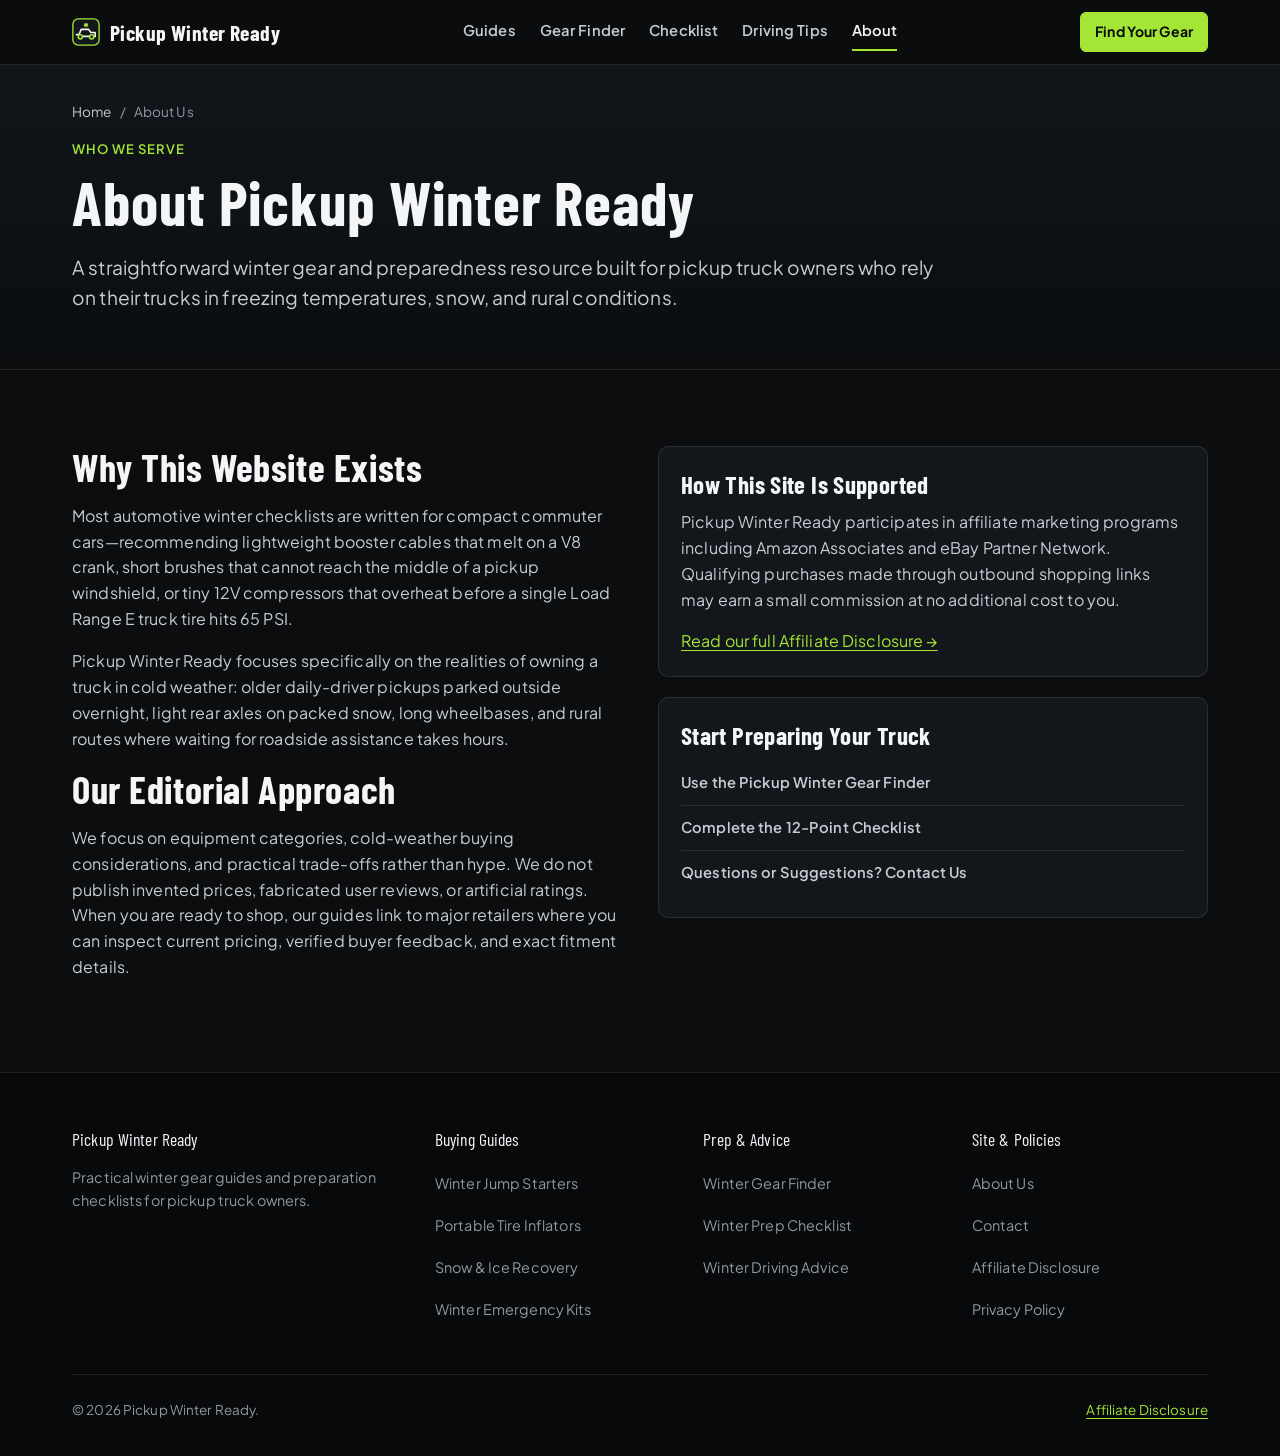
<file: about.html>
<!doctype html>
<html lang="en">
  <head>
    <meta charset="UTF-8" />
    <meta name="viewport" content="width=device-width, initial-scale=1.0" />
    <title>About Us | Pickup Winter Ready</title>
    <meta
      name="description"
      content="Learn about Pickup Winter Ready, our focus on practical cold-weather gear for everyday pickup truck owners, and how we evaluate equipment honestly."
    />
    <link rel="canonical" href="https://docii1809-tech.github.io/pickup-winter-ready/about.html" />
    <meta property="og:type" content="website" />
    <meta property="og:site_name" content="Pickup Winter Ready" />
    <meta property="og:title" content="About Us | Pickup Winter Ready" />
    <meta
      property="og:description"
      content="Our mission to help pickup truck owners prepare for snow, ice, and freezing weather without hype or fabricated claims."
    />
    <meta property="og:url" content="https://docii1809-tech.github.io/pickup-winter-ready/about.html" />
    <meta name="twitter:card" content="summary_large_image" />
    <meta name="twitter:title" content="About Us | Pickup Winter Ready" />
    <meta
      name="twitter:description"
      content="Our mission to help pickup truck owners prepare for snow, ice, and freezing weather without hype or fabricated claims."
    />
    <link rel="preconnect" href="https://fonts.googleapis.com" />
    <link rel="preconnect" href="https://fonts.gstatic.com" crossorigin />
    <link
      href="https://fonts.googleapis.com/css2?family=Barlow+Condensed:wght@600;700&family=JetBrains+Mono:wght@500;600&family=Plus+Jakarta+Sans:wght@400;600;700&display=swap"
      rel="stylesheet"
    />
    <link rel="stylesheet" href="styles.css" />
    <script type="application/ld+json">
      {
        "@context": "https://schema.org",
        "@type": "AboutPage",
        "name": "About Pickup Winter Ready",
        "url": "https://docii1809-tech.github.io/pickup-winter-ready/about.html"
      }
    </script>
  </head>
  <body>
    <a class="skip-link" href="#main-content">Skip to main content</a>

    <header class="site-header">
      <div class="container header-inner">
        <a class="brand-wordmark" href="index.html">
          <svg class="brand-mark-svg" viewBox="0 0 32 32" fill="none" aria-hidden="true">
            <rect x="1" y="1" width="30" height="30" rx="6" fill="#13171B" stroke="#A3E635" stroke-width="1.5" />
            <path d="M5 19H8L10.5 13H19L21.5 16.5H26.5V21H24.5" stroke="#F3F5F7" stroke-width="1.8" stroke-linecap="round" stroke-linejoin="round" />
            <path d="M11 21H20" stroke="#F3F5F7" stroke-width="1.8" stroke-linecap="round" />
            <circle cx="9.5" cy="21.5" r="2.4" fill="#13171B" stroke="#A3E635" stroke-width="1.8" />
            <circle cx="22.5" cy="21.5" r="2.4" fill="#13171B" stroke="#A3E635" stroke-width="1.8" />
            <path d="M16 6V10M14.2 7L17.8 9M17.8 7L14.2 9" stroke="#A3E635" stroke-width="1.4" stroke-linecap="round" />
          </svg>
          <span>Pickup Winter Ready</span>
        </a>

        <nav class="primary-nav" aria-label="Primary navigation">
          <a href="index.html#equipment-categories">Guides</a>
          <a href="index.html#gear-finder">Gear Finder</a>
          <a href="guides/winter-preparation-checklist.html">Checklist</a>
          <a href="guides/winter-driving-advice.html">Driving Tips</a>
          <a href="about.html" aria-current="page">About</a>
        </nav>

        <div class="header-actions">
          <a class="btn btn-primary btn-sm header-cta" href="index.html#gear-finder">Find Your Gear</a>
          <button
            type="button"
            id="mobile-menu-toggle"
            class="menu-toggle"
            aria-expanded="false"
            aria-controls="mobile-nav-drawer"
          >
            Menu
          </button>
        </div>
      </div>

      <div id="mobile-nav-drawer" class="mobile-nav-drawer" aria-label="Mobile navigation">
        <nav class="mobile-nav-links">
          <a href="index.html">Home</a>
          <a href="guides/best-winter-jump-starters.html">Best Winter Jump Starters</a>
          <a href="guides/best-portable-tire-inflators.html">Best Portable Tire Inflators</a>
          <a href="guides/snow-ice-recovery-equipment.html">Snow &amp; Ice Recovery Gear</a>
          <a href="guides/winter-emergency-kits.html">Winter Emergency Kits</a>
          <a href="guides/winter-preparation-checklist.html">Winter Prep Checklist</a>
          <a href="guides/winter-driving-advice.html">Winter Driving Advice</a>
          <a href="about.html" aria-current="page">About Us</a>
          <a href="contact.html">Contact</a>
        </nav>
      </div>
    </header>

    <main id="main-content">
      <section class="page-header">
        <div class="container">
          <nav class="breadcrumbs" aria-label="Breadcrumb">
            <a href="index.html">Home</a>
            <span aria-hidden="true">/</span>
            <span>About Us</span>
          </nav>
          <span class="kicker">Who We Serve</span>
          <h1>About Pickup Winter Ready</h1>
          <p class="lead">
            A straightforward winter gear and preparedness resource built for pickup truck owners
            who rely on their trucks in freezing temperatures, snow, and rural conditions.
          </p>
        </div>
      </section>

      <section class="section">
        <div class="container">
          <div class="grid-2" style="gap: 36px;">
            <div>
              <h2>Why This Website Exists</h2>
              <p>
                Most automotive winter checklists are written for compact commuter cars—recommending
                lightweight booster cables that melt on a V8 crank, short brushes that cannot reach
                the middle of a pickup windshield, or tiny 12V compressors that overheat before a
                single Load Range E truck tire hits 65 PSI.
              </p>
              <p>
                Pickup Winter Ready focuses specifically on the realities of owning a truck in cold
                weather: older daily-driver pickups parked outside overnight, light rear axles on
                packed snow, long wheelbases, and rural routes where waiting for roadside assistance
                takes hours.
              </p>

              <h2>Our Editorial Approach</h2>
              <p>
                We focus on equipment categories, cold-weather buying considerations, and practical
                trade-offs rather than hype. We do not publish invented prices, fabricated user
                reviews, or artificial ratings. When you are ready to shop, our guides link to major
                retailers where you can inspect current pricing, verified buyer feedback, and exact
                fitment details.
              </p>
            </div>

            <div>
              <div class="sidebar-box">
                <h3>How This Site Is Supported</h3>
                <p>
                  Pickup Winter Ready participates in affiliate marketing programs including Amazon
                  Associates and eBay Partner Network. Qualifying purchases made through outbound
                  shopping links may earn a small commission at no additional cost to you.
                </p>
                <a href="affiliate-disclosure.html">Read our full Affiliate Disclosure &rarr;</a>
              </div>

              <div class="sidebar-box">
                <h3>Start Preparing Your Truck</h3>
                <ul class="sidebar-links">
                  <li><a href="index.html#gear-finder">Use the Pickup Winter Gear Finder</a></li>
                  <li><a href="guides/winter-preparation-checklist.html">Complete the 12-Point Checklist</a></li>
                  <li><a href="contact.html">Questions or Suggestions? Contact Us</a></li>
                </ul>
              </div>
            </div>
          </div>
        </div>
      </section>
    </main>

    <footer class="site-footer">
      <div class="container">
        <div class="footer-grid">
          <div>
            <div class="footer-heading">Pickup Winter Ready</div>
            <p style="font-size:0.9rem;color:var(--text-muted);">
              Practical winter gear guides and preparation checklists for pickup truck owners.
            </p>
          </div>
          <div>
            <div class="footer-heading">Buying Guides</div>
            <ul class="footer-list">
              <li><a href="guides/best-winter-jump-starters.html">Winter Jump Starters</a></li>
              <li><a href="guides/best-portable-tire-inflators.html">Portable Tire Inflators</a></li>
              <li><a href="guides/snow-ice-recovery-equipment.html">Snow &amp; Ice Recovery</a></li>
              <li><a href="guides/winter-emergency-kits.html">Winter Emergency Kits</a></li>
            </ul>
          </div>
          <div>
            <div class="footer-heading">Prep &amp; Advice</div>
            <ul class="footer-list">
              <li><a href="index.html#gear-finder">Winter Gear Finder</a></li>
              <li><a href="guides/winter-preparation-checklist.html">Winter Prep Checklist</a></li>
              <li><a href="guides/winter-driving-advice.html">Winter Driving Advice</a></li>
            </ul>
          </div>
          <div>
            <div class="footer-heading">Site &amp; Policies</div>
            <ul class="footer-list">
              <li><a href="about.html">About Us</a></li>
              <li><a href="contact.html">Contact</a></li>
              <li><a href="affiliate-disclosure.html">Affiliate Disclosure</a></li>
              <li><a href="privacy.html">Privacy Policy</a></li>
            </ul>
          </div>
        </div>
        <div class="footer-bottom">
          <span>&copy; 2026 Pickup Winter Ready.</span>
          <a href="affiliate-disclosure.html">Affiliate Disclosure</a>
        </div>
      </div>
    </footer>

    <script src="affiliate-config.js"></script>
    <script src="script.js" defer></script>
  </body>
</html>
</file>
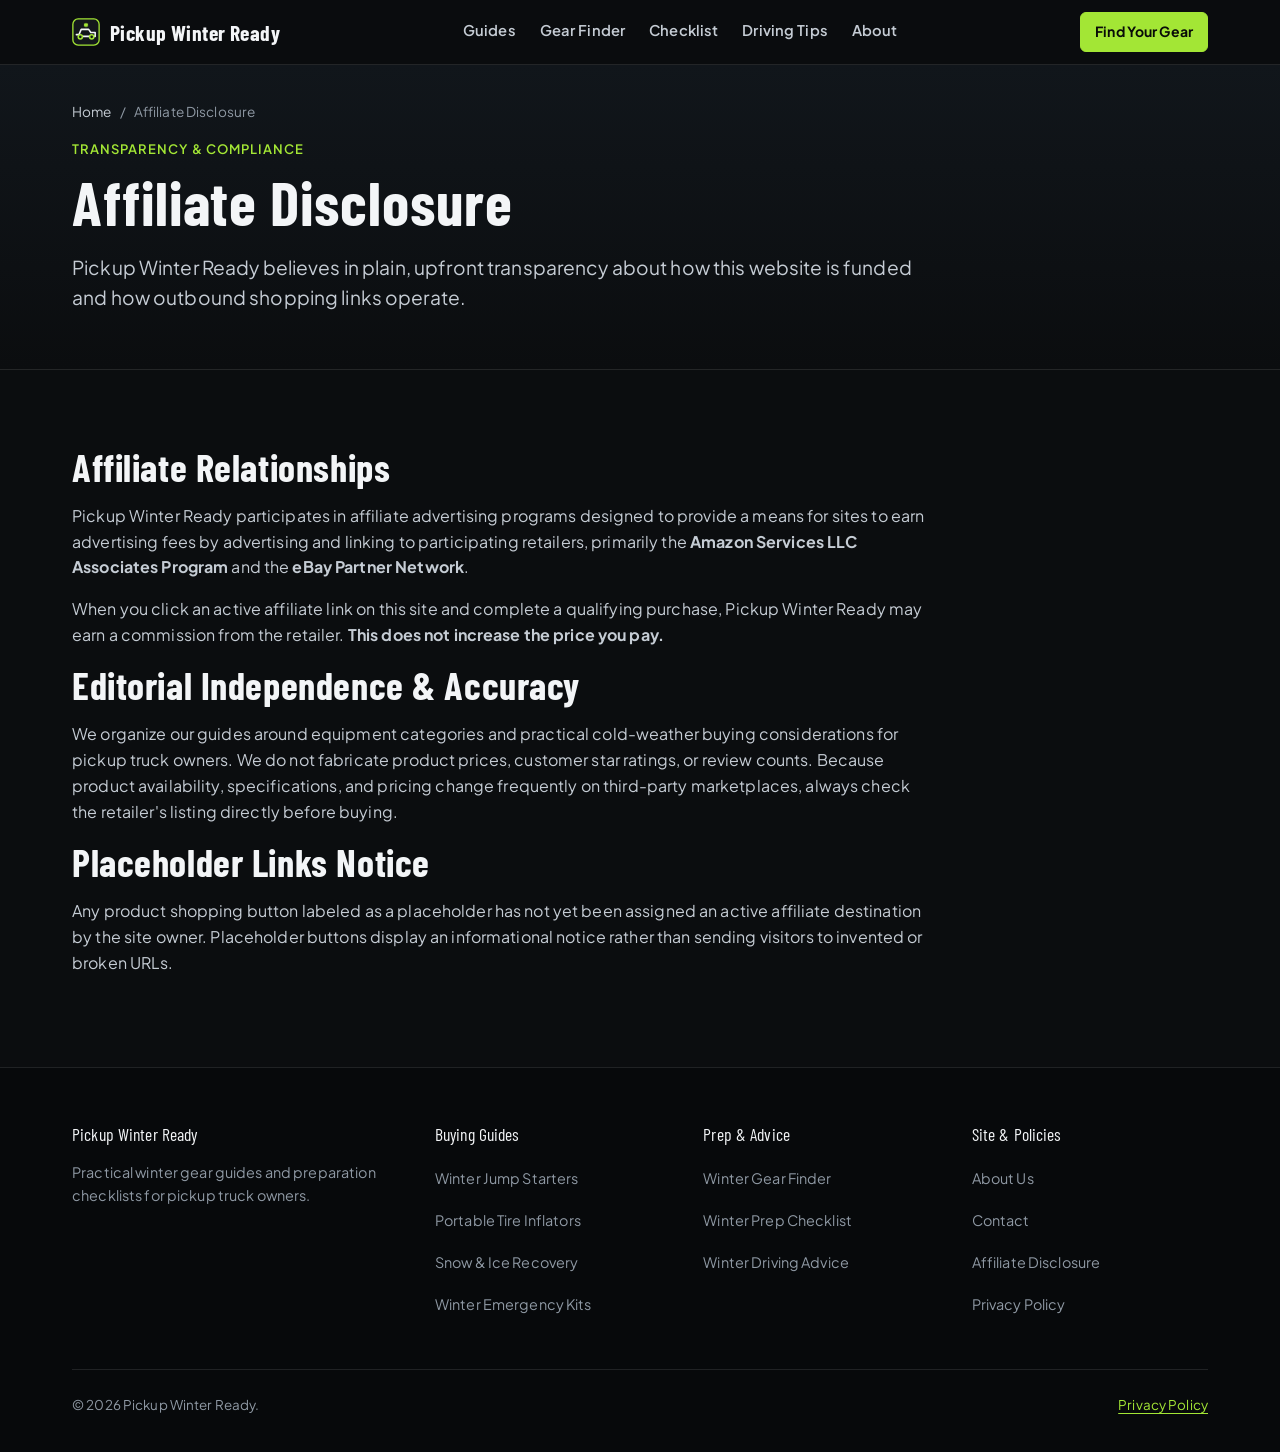
<file: affiliate-disclosure.html>
<!doctype html>
<html lang="en">
  <head>
    <meta charset="UTF-8" />
    <meta name="viewport" content="width=device-width, initial-scale=1.0" />
    <title>Affiliate Disclosure | Pickup Winter Ready</title>
    <meta
      name="description"
      content="Read Pickup Winter Ready's FTC affiliate disclosure regarding Amazon Associates and eBay Partner Network links."
    />
    <link
      rel="canonical"
      href="https://docii1809-tech.github.io/pickup-winter-ready/affiliate-disclosure.html"
    />
    <meta property="og:type" content="website" />
    <meta property="og:site_name" content="Pickup Winter Ready" />
    <meta property="og:title" content="Affiliate Disclosure | Pickup Winter Ready" />
    <meta
      property="og:description"
      content="Transparency regarding affiliate links, commissions, pricing, and retailer policies on Pickup Winter Ready."
    />
    <meta
      property="og:url"
      content="https://docii1809-tech.github.io/pickup-winter-ready/affiliate-disclosure.html"
    />
    <meta name="twitter:card" content="summary_large_image" />
    <meta name="twitter:title" content="Affiliate Disclosure | Pickup Winter Ready" />
    <meta
      name="twitter:description"
      content="Transparency regarding affiliate links, commissions, pricing, and retailer policies on Pickup Winter Ready."
    />
    <link rel="preconnect" href="https://fonts.googleapis.com" />
    <link rel="preconnect" href="https://fonts.gstatic.com" crossorigin />
    <link
      href="https://fonts.googleapis.com/css2?family=Barlow+Condensed:wght@600;700&family=JetBrains+Mono:wght@500;600&family=Plus+Jakarta+Sans:wght@400;600;700&display=swap"
      rel="stylesheet"
    />
    <link rel="stylesheet" href="styles.css" />
  </head>
  <body>
    <a class="skip-link" href="#main-content">Skip to main content</a>

    <header class="site-header">
      <div class="container header-inner">
        <a class="brand-wordmark" href="index.html">
          <svg class="brand-mark-svg" viewBox="0 0 32 32" fill="none" aria-hidden="true">
            <rect x="1" y="1" width="30" height="30" rx="6" fill="#13171B" stroke="#A3E635" stroke-width="1.5" />
            <path d="M5 19H8L10.5 13H19L21.5 16.5H26.5V21H24.5" stroke="#F3F5F7" stroke-width="1.8" stroke-linecap="round" stroke-linejoin="round" />
            <path d="M11 21H20" stroke="#F3F5F7" stroke-width="1.8" stroke-linecap="round" />
            <circle cx="9.5" cy="21.5" r="2.4" fill="#13171B" stroke="#A3E635" stroke-width="1.8" />
            <circle cx="22.5" cy="21.5" r="2.4" fill="#13171B" stroke="#A3E635" stroke-width="1.8" />
            <path d="M16 6V10M14.2 7L17.8 9M17.8 7L14.2 9" stroke="#A3E635" stroke-width="1.4" stroke-linecap="round" />
          </svg>
          <span>Pickup Winter Ready</span>
        </a>

        <nav class="primary-nav" aria-label="Primary navigation">
          <a href="index.html#equipment-categories">Guides</a>
          <a href="index.html#gear-finder">Gear Finder</a>
          <a href="guides/winter-preparation-checklist.html">Checklist</a>
          <a href="guides/winter-driving-advice.html">Driving Tips</a>
          <a href="about.html">About</a>
        </nav>

        <div class="header-actions">
          <a class="btn btn-primary btn-sm header-cta" href="index.html#gear-finder">Find Your Gear</a>
          <button
            type="button"
            id="mobile-menu-toggle"
            class="menu-toggle"
            aria-expanded="false"
            aria-controls="mobile-nav-drawer"
          >
            Menu
          </button>
        </div>
      </div>

      <div id="mobile-nav-drawer" class="mobile-nav-drawer" aria-label="Mobile navigation">
        <nav class="mobile-nav-links">
          <a href="index.html">Home</a>
          <a href="guides/best-winter-jump-starters.html">Best Winter Jump Starters</a>
          <a href="guides/best-portable-tire-inflators.html">Best Portable Tire Inflators</a>
          <a href="guides/snow-ice-recovery-equipment.html">Snow &amp; Ice Recovery Gear</a>
          <a href="guides/winter-emergency-kits.html">Winter Emergency Kits</a>
          <a href="guides/winter-preparation-checklist.html">Winter Prep Checklist</a>
          <a href="guides/winter-driving-advice.html">Winter Driving Advice</a>
          <a href="about.html">About Us</a>
          <a href="contact.html">Contact</a>
        </nav>
      </div>
    </header>

    <main id="main-content">
      <section class="page-header">
        <div class="container">
          <nav class="breadcrumbs" aria-label="Breadcrumb">
            <a href="index.html">Home</a>
            <span aria-hidden="true">/</span>
            <span>Affiliate Disclosure</span>
          </nav>
          <span class="kicker">Transparency &amp; Compliance</span>
          <h1>Affiliate Disclosure</h1>
          <p class="lead">
            Pickup Winter Ready believes in plain, upfront transparency about how this website is
            funded and how outbound shopping links operate.
          </p>
        </div>
      </section>

      <section class="section">
        <div class="container">
          <h2>Affiliate Relationships</h2>
          <p>
            Pickup Winter Ready participates in affiliate advertising programs designed to provide a
            means for sites to earn advertising fees by advertising and linking to participating
            retailers, primarily the <strong>Amazon Services LLC Associates Program</strong> and the
            <strong>eBay Partner Network</strong>.
          </p>
          <p>
            When you click an active affiliate link on this site and complete a qualifying purchase,
            Pickup Winter Ready may earn a commission from the retailer. <strong>This does not
            increase the price you pay.</strong>
          </p>

          <h2>Editorial Independence &amp; Accuracy</h2>
          <p>
            We organize our guides around equipment categories and practical cold-weather buying
            considerations for pickup truck owners. We do not fabricate product prices, customer
            star ratings, or review counts. Because product availability, specifications, and
            pricing change frequently on third-party marketplaces, always check the retailer's
            listing directly before buying.
          </p>

          <h2>Placeholder Links Notice</h2>
          <p>
            Any product shopping button labeled as a placeholder has not yet been assigned an
            active affiliate destination by the site owner. Placeholder buttons display an
            informational notice rather than sending visitors to invented or broken URLs.
          </p>
        </div>
      </section>
    </main>

    <footer class="site-footer">
      <div class="container">
        <div class="footer-grid">
          <div>
            <div class="footer-heading">Pickup Winter Ready</div>
            <p style="font-size:0.9rem;color:var(--text-muted);">
              Practical winter gear guides and preparation checklists for pickup truck owners.
            </p>
          </div>
          <div>
            <div class="footer-heading">Buying Guides</div>
            <ul class="footer-list">
              <li><a href="guides/best-winter-jump-starters.html">Winter Jump Starters</a></li>
              <li><a href="guides/best-portable-tire-inflators.html">Portable Tire Inflators</a></li>
              <li><a href="guides/snow-ice-recovery-equipment.html">Snow &amp; Ice Recovery</a></li>
              <li><a href="guides/winter-emergency-kits.html">Winter Emergency Kits</a></li>
            </ul>
          </div>
          <div>
            <div class="footer-heading">Prep &amp; Advice</div>
            <ul class="footer-list">
              <li><a href="index.html#gear-finder">Winter Gear Finder</a></li>
              <li><a href="guides/winter-preparation-checklist.html">Winter Prep Checklist</a></li>
              <li><a href="guides/winter-driving-advice.html">Winter Driving Advice</a></li>
            </ul>
          </div>
          <div>
            <div class="footer-heading">Site &amp; Policies</div>
            <ul class="footer-list">
              <li><a href="about.html">About Us</a></li>
              <li><a href="contact.html">Contact</a></li>
              <li><a href="affiliate-disclosure.html">Affiliate Disclosure</a></li>
              <li><a href="privacy.html">Privacy Policy</a></li>
            </ul>
          </div>
        </div>
        <div class="footer-bottom">
          <span>&copy; 2026 Pickup Winter Ready.</span>
          <a href="privacy.html">Privacy Policy</a>
        </div>
      </div>
    </footer>

    <script src="affiliate-config.js"></script>
    <script src="script.js" defer></script>
  </body>
</html>
</file>
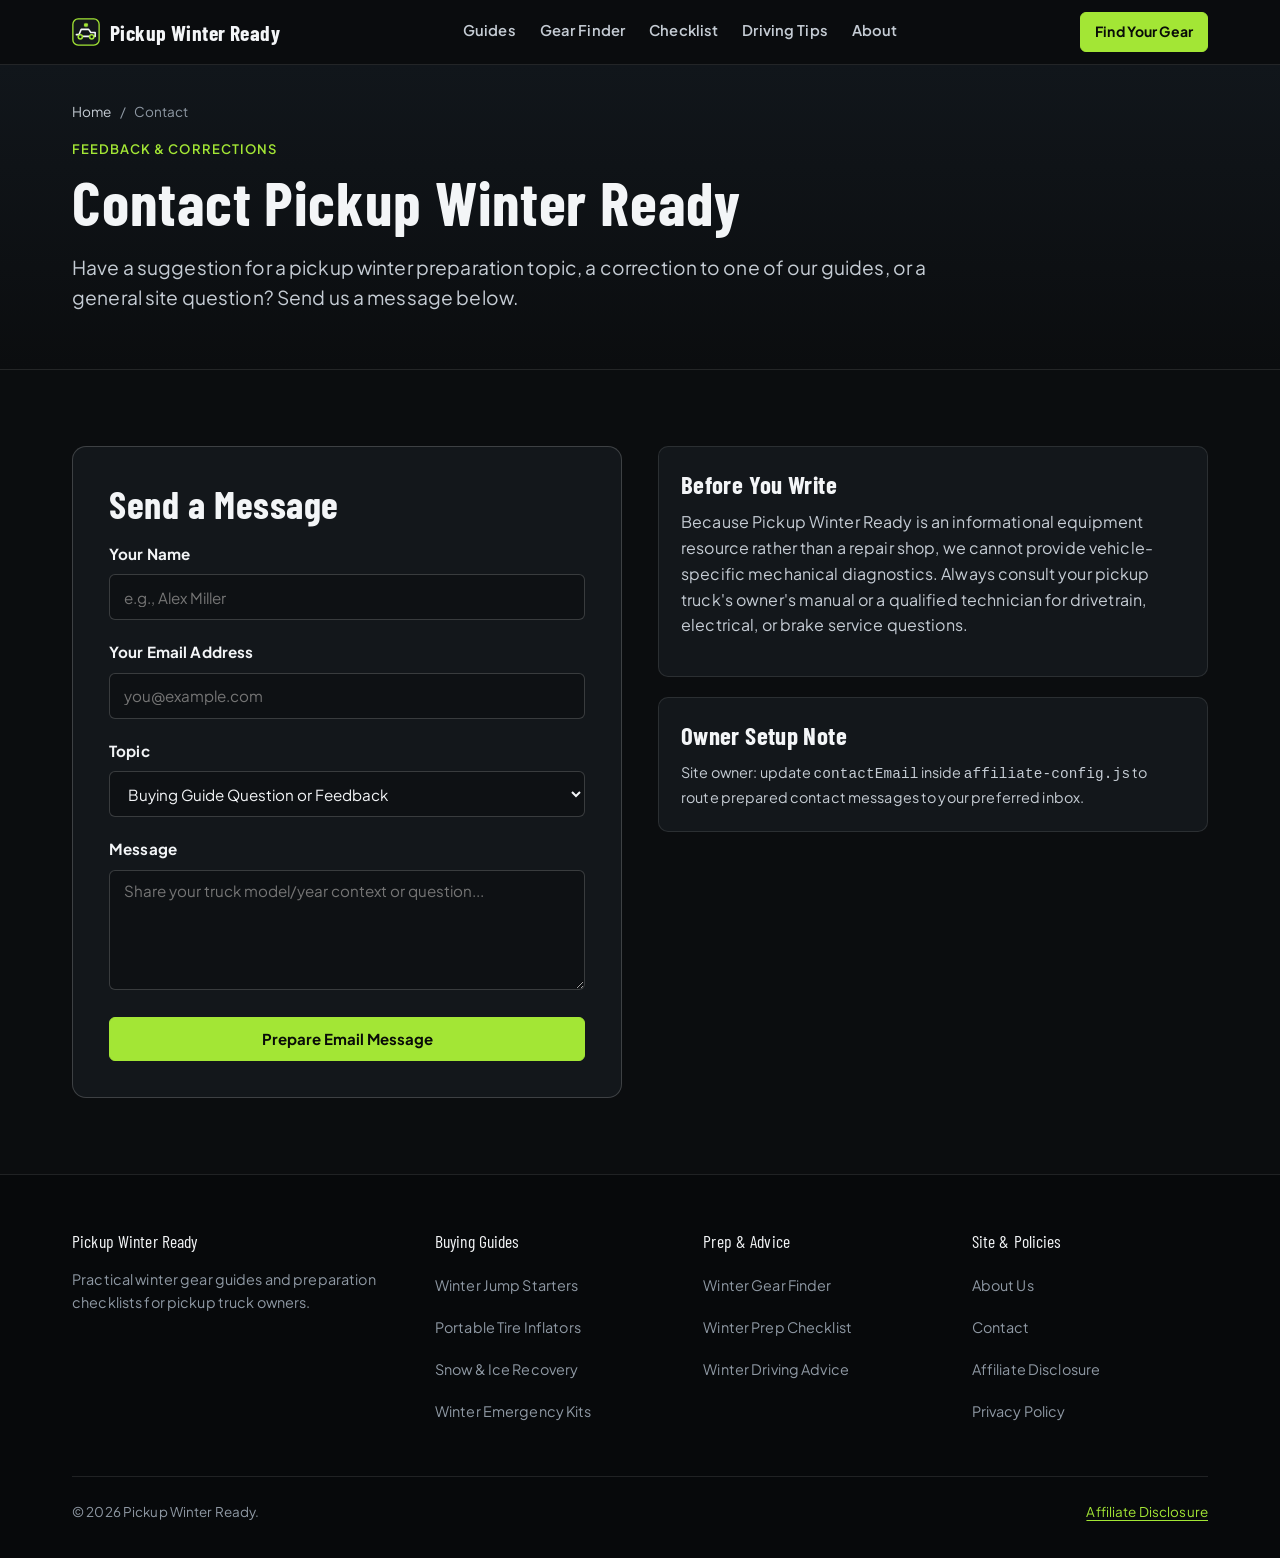
<file: contact.html>
<!doctype html>
<html lang="en">
  <head>
    <meta charset="UTF-8" />
    <meta name="viewport" content="width=device-width, initial-scale=1.0" />
    <title>Contact | Pickup Winter Ready</title>
    <meta
      name="description"
      content="Contact Pickup Winter Ready with guide feedback, equipment questions, or correction requests."
    />
    <link rel="canonical" href="https://docii1809-tech.github.io/pickup-winter-ready/contact.html" />
    <meta property="og:type" content="website" />
    <meta property="og:site_name" content="Pickup Winter Ready" />
    <meta property="og:title" content="Contact | Pickup Winter Ready" />
    <meta
      property="og:description"
      content="Get in touch with Pickup Winter Ready regarding winter pickup equipment guides or website feedback."
    />
    <meta property="og:url" content="https://docii1809-tech.github.io/pickup-winter-ready/contact.html" />
    <meta name="twitter:card" content="summary_large_image" />
    <meta name="twitter:title" content="Contact | Pickup Winter Ready" />
    <meta
      name="twitter:description"
      content="Get in touch with Pickup Winter Ready regarding winter pickup equipment guides or website feedback."
    />
    <link rel="preconnect" href="https://fonts.googleapis.com" />
    <link rel="preconnect" href="https://fonts.gstatic.com" crossorigin />
    <link
      href="https://fonts.googleapis.com/css2?family=Barlow+Condensed:wght@600;700&family=JetBrains+Mono:wght@500;600&family=Plus+Jakarta+Sans:wght@400;600;700&display=swap"
      rel="stylesheet"
    />
    <link rel="stylesheet" href="styles.css" />
    <script type="application/ld+json">
      {
        "@context": "https://schema.org",
        "@type": "ContactPage",
        "name": "Contact Pickup Winter Ready",
        "url": "https://docii1809-tech.github.io/pickup-winter-ready/contact.html"
      }
    </script>
  </head>
  <body>
    <a class="skip-link" href="#main-content">Skip to main content</a>

    <header class="site-header">
      <div class="container header-inner">
        <a class="brand-wordmark" href="index.html">
          <svg class="brand-mark-svg" viewBox="0 0 32 32" fill="none" aria-hidden="true">
            <rect x="1" y="1" width="30" height="30" rx="6" fill="#13171B" stroke="#A3E635" stroke-width="1.5" />
            <path d="M5 19H8L10.5 13H19L21.5 16.5H26.5V21H24.5" stroke="#F3F5F7" stroke-width="1.8" stroke-linecap="round" stroke-linejoin="round" />
            <path d="M11 21H20" stroke="#F3F5F7" stroke-width="1.8" stroke-linecap="round" />
            <circle cx="9.5" cy="21.5" r="2.4" fill="#13171B" stroke="#A3E635" stroke-width="1.8" />
            <circle cx="22.5" cy="21.5" r="2.4" fill="#13171B" stroke="#A3E635" stroke-width="1.8" />
            <path d="M16 6V10M14.2 7L17.8 9M17.8 7L14.2 9" stroke="#A3E635" stroke-width="1.4" stroke-linecap="round" />
          </svg>
          <span>Pickup Winter Ready</span>
        </a>

        <nav class="primary-nav" aria-label="Primary navigation">
          <a href="index.html#equipment-categories">Guides</a>
          <a href="index.html#gear-finder">Gear Finder</a>
          <a href="guides/winter-preparation-checklist.html">Checklist</a>
          <a href="guides/winter-driving-advice.html">Driving Tips</a>
          <a href="about.html">About</a>
        </nav>

        <div class="header-actions">
          <a class="btn btn-primary btn-sm header-cta" href="index.html#gear-finder">Find Your Gear</a>
          <button
            type="button"
            id="mobile-menu-toggle"
            class="menu-toggle"
            aria-expanded="false"
            aria-controls="mobile-nav-drawer"
          >
            Menu
          </button>
        </div>
      </div>

      <div id="mobile-nav-drawer" class="mobile-nav-drawer" aria-label="Mobile navigation">
        <nav class="mobile-nav-links">
          <a href="index.html">Home</a>
          <a href="guides/best-winter-jump-starters.html">Best Winter Jump Starters</a>
          <a href="guides/best-portable-tire-inflators.html">Best Portable Tire Inflators</a>
          <a href="guides/snow-ice-recovery-equipment.html">Snow &amp; Ice Recovery Gear</a>
          <a href="guides/winter-emergency-kits.html">Winter Emergency Kits</a>
          <a href="guides/winter-preparation-checklist.html">Winter Prep Checklist</a>
          <a href="guides/winter-driving-advice.html">Winter Driving Advice</a>
          <a href="about.html">About Us</a>
          <a href="contact.html" aria-current="page">Contact</a>
        </nav>
      </div>
    </header>

    <main id="main-content">
      <section class="page-header">
        <div class="container">
          <nav class="breadcrumbs" aria-label="Breadcrumb">
            <a href="index.html">Home</a>
            <span aria-hidden="true">/</span>
            <span>Contact</span>
          </nav>
          <span class="kicker">Feedback &amp; Corrections</span>
          <h1>Contact Pickup Winter Ready</h1>
          <p class="lead">
            Have a suggestion for a pickup winter preparation topic, a correction to one of our
            guides, or a general site question? Send us a message below.
          </p>
        </div>
      </section>

      <section class="section">
        <div class="container">
          <div class="grid-2" style="gap: 36px; align-items: start;">
            <div class="tool-panel">
              <h2 style="margin-bottom: 16px;">Send a Message</h2>
              <form id="pwr-contact-form" novalidate>
                <div class="form-group">
                  <label class="form-label" for="contact-name">Your Name</label>
                  <input class="form-input" id="contact-name" type="text" required placeholder="e.g., Alex Miller" />
                </div>

                <div class="form-group">
                  <label class="form-label" for="contact-email">Your Email Address</label>
                  <input class="form-input" id="contact-email" type="email" required placeholder="you@example.com" />
                </div>

                <div class="form-group">
                  <label class="form-label" for="contact-topic">Topic</label>
                  <select class="form-select" id="contact-topic">
                    <option value="Guide Feedback">Buying Guide Question or Feedback</option>
                    <option value="Checklist Suggestion">Winter Checklist Suggestion</option>
                    <option value="Correction">Report a Broken Link or Typo</option>
                    <option value="General Inquiry">General Inquiry</option>
                  </select>
                </div>

                <div class="form-group">
                  <label class="form-label" for="contact-message">Message</label>
                  <textarea
                    class="form-textarea"
                    id="contact-message"
                    required
                    placeholder="Share your truck model/year context or question..."
                  ></textarea>
                </div>

                <button type="submit" class="btn btn-primary btn-block">Prepare Email Message</button>
                <div id="contact-form-feedback" class="form-feedback" hidden></div>
              </form>
            </div>

            <div>
              <div class="sidebar-box">
                <h3>Before You Write</h3>
                <p>
                  Because Pickup Winter Ready is an informational equipment resource rather than a
                  repair shop, we cannot provide vehicle-specific mechanical diagnostics. Always
                  consult your pickup truck's owner's manual or a qualified technician for drivetrain,
                  electrical, or brake service questions.
                </p>
              </div>
              <div class="sidebar-box">
                <h3>Owner Setup Note</h3>
                <p style="font-size:0.9rem;color:var(--text-secondary);margin-bottom:0;">
                  Site owner: update <code>contactEmail</code> inside <code>affiliate-config.js</code>
                  to route prepared contact messages to your preferred inbox.
                </p>
              </div>
            </div>
          </div>
        </div>
      </section>
    </main>

    <footer class="site-footer">
      <div class="container">
        <div class="footer-grid">
          <div>
            <div class="footer-heading">Pickup Winter Ready</div>
            <p style="font-size:0.9rem;color:var(--text-muted);">
              Practical winter gear guides and preparation checklists for pickup truck owners.
            </p>
          </div>
          <div>
            <div class="footer-heading">Buying Guides</div>
            <ul class="footer-list">
              <li><a href="guides/best-winter-jump-starters.html">Winter Jump Starters</a></li>
              <li><a href="guides/best-portable-tire-inflators.html">Portable Tire Inflators</a></li>
              <li><a href="guides/snow-ice-recovery-equipment.html">Snow &amp; Ice Recovery</a></li>
              <li><a href="guides/winter-emergency-kits.html">Winter Emergency Kits</a></li>
            </ul>
          </div>
          <div>
            <div class="footer-heading">Prep &amp; Advice</div>
            <ul class="footer-list">
              <li><a href="index.html#gear-finder">Winter Gear Finder</a></li>
              <li><a href="guides/winter-preparation-checklist.html">Winter Prep Checklist</a></li>
              <li><a href="guides/winter-driving-advice.html">Winter Driving Advice</a></li>
            </ul>
          </div>
          <div>
            <div class="footer-heading">Site &amp; Policies</div>
            <ul class="footer-list">
              <li><a href="about.html">About Us</a></li>
              <li><a href="contact.html">Contact</a></li>
              <li><a href="affiliate-disclosure.html">Affiliate Disclosure</a></li>
              <li><a href="privacy.html">Privacy Policy</a></li>
            </ul>
          </div>
        </div>
        <div class="footer-bottom">
          <span>&copy; 2026 Pickup Winter Ready.</span>
          <a href="affiliate-disclosure.html">Affiliate Disclosure</a>
        </div>
      </div>
    </footer>

    <script src="affiliate-config.js"></script>
    <script src="script.js" defer></script>
  </body>
</html>
</file>
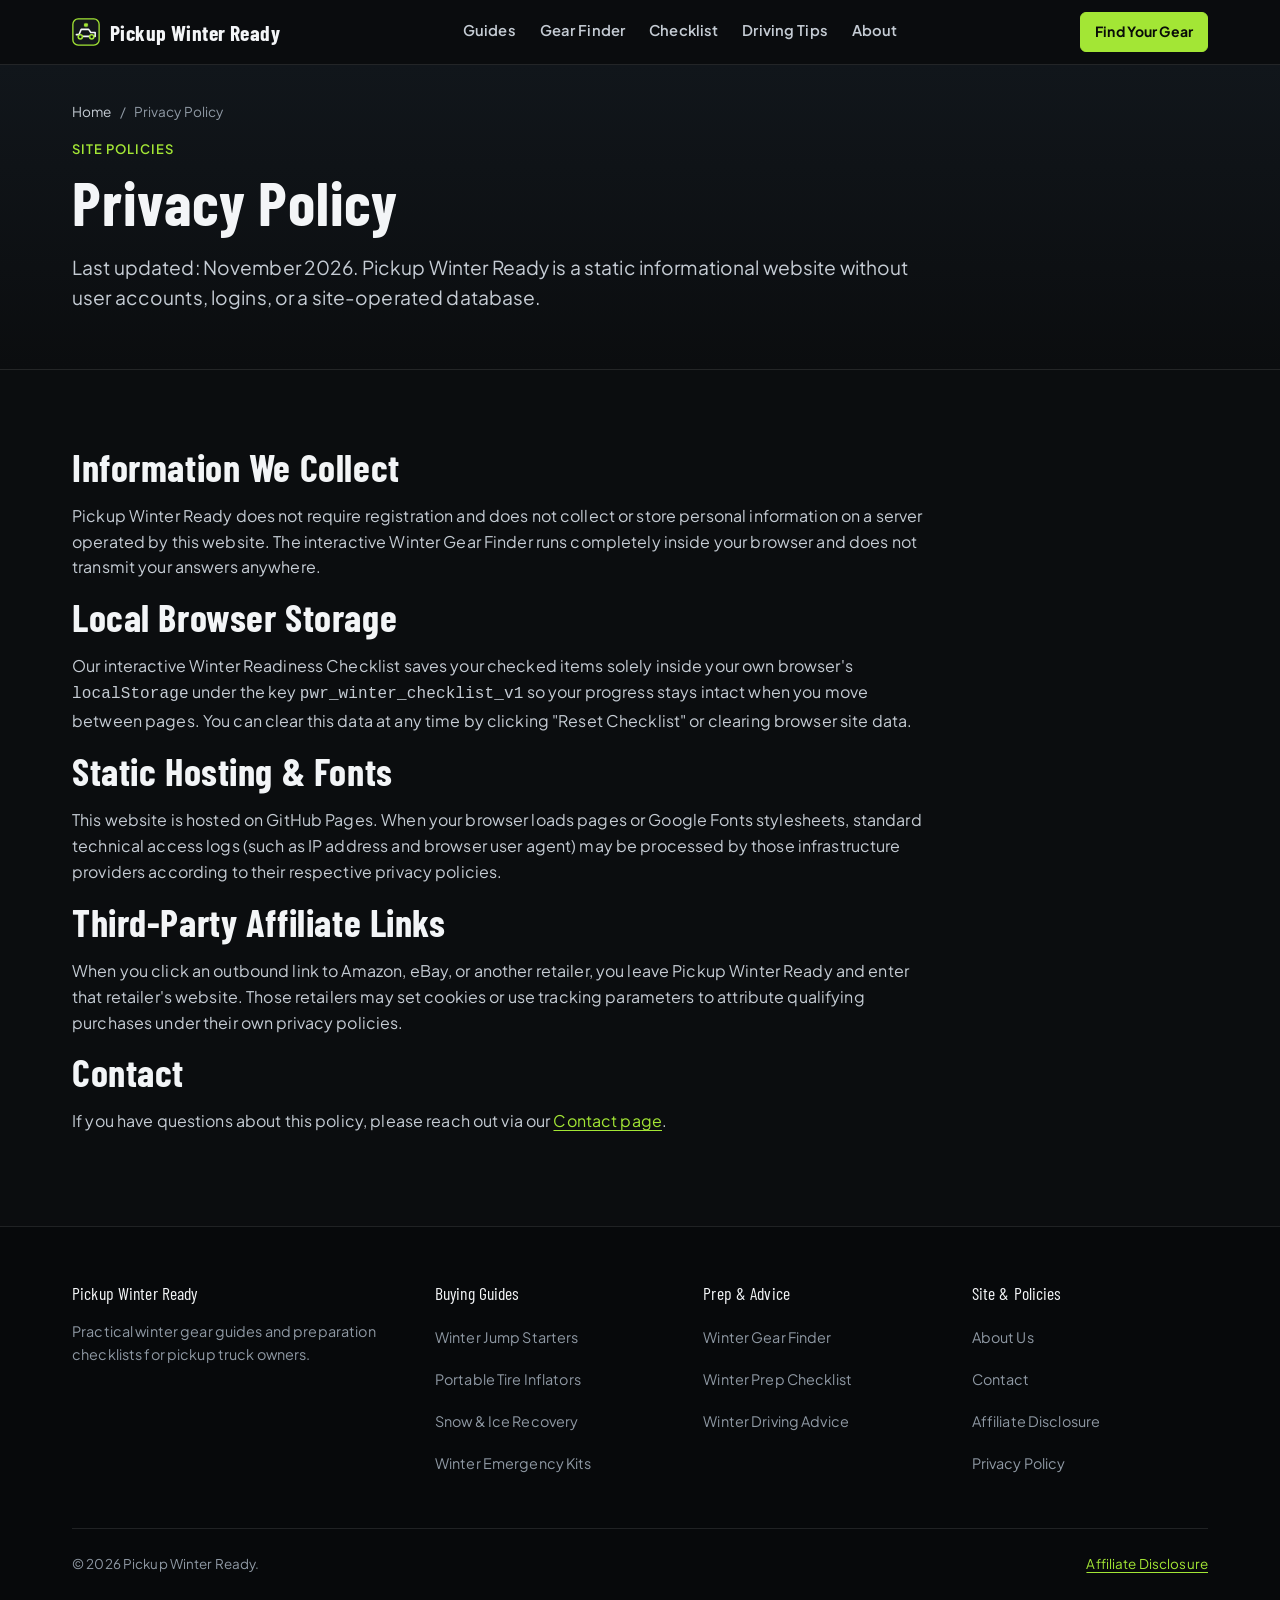
<file: privacy.html>
<!doctype html>
<html lang="en">
  <head>
    <meta charset="UTF-8" />
    <meta name="viewport" content="width=device-width, initial-scale=1.0" />
    <title>Privacy Policy | Pickup Winter Ready</title>
    <meta
      name="description"
      content="Privacy Policy for Pickup Winter Ready explaining static hosting, browser checklist storage, and third-party affiliate links."
    />
    <link rel="canonical" href="https://docii1809-tech.github.io/pickup-winter-ready/privacy.html" />
    <meta property="og:type" content="website" />
    <meta property="og:site_name" content="Pickup Winter Ready" />
    <meta property="og:title" content="Privacy Policy | Pickup Winter Ready" />
    <meta
      property="og:description"
      content="How Pickup Winter Ready handles browser storage, outbound affiliate links, and static GitHub Pages hosting."
    />
    <meta property="og:url" content="https://docii1809-tech.github.io/pickup-winter-ready/privacy.html" />
    <meta name="twitter:card" content="summary_large_image" />
    <meta name="twitter:title" content="Privacy Policy | Pickup Winter Ready" />
    <meta
      name="twitter:description"
      content="How Pickup Winter Ready handles browser storage, outbound affiliate links, and static GitHub Pages hosting."
    />
    <link rel="preconnect" href="https://fonts.googleapis.com" />
    <link rel="preconnect" href="https://fonts.gstatic.com" crossorigin />
    <link
      href="https://fonts.googleapis.com/css2?family=Barlow+Condensed:wght@600;700&family=JetBrains+Mono:wght@500;600&family=Plus+Jakarta+Sans:wght@400;600;700&display=swap"
      rel="stylesheet"
    />
    <link rel="stylesheet" href="styles.css" />
  </head>
  <body>
    <a class="skip-link" href="#main-content">Skip to main content</a>

    <header class="site-header">
      <div class="container header-inner">
        <a class="brand-wordmark" href="index.html">
          <svg class="brand-mark-svg" viewBox="0 0 32 32" fill="none" aria-hidden="true">
            <rect x="1" y="1" width="30" height="30" rx="6" fill="#13171B" stroke="#A3E635" stroke-width="1.5" />
            <path d="M5 19H8L10.5 13H19L21.5 16.5H26.5V21H24.5" stroke="#F3F5F7" stroke-width="1.8" stroke-linecap="round" stroke-linejoin="round" />
            <path d="M11 21H20" stroke="#F3F5F7" stroke-width="1.8" stroke-linecap="round" />
            <circle cx="9.5" cy="21.5" r="2.4" fill="#13171B" stroke="#A3E635" stroke-width="1.8" />
            <circle cx="22.5" cy="21.5" r="2.4" fill="#13171B" stroke="#A3E635" stroke-width="1.8" />
            <path d="M16 6V10M14.2 7L17.8 9M17.8 7L14.2 9" stroke="#A3E635" stroke-width="1.4" stroke-linecap="round" />
          </svg>
          <span>Pickup Winter Ready</span>
        </a>

        <nav class="primary-nav" aria-label="Primary navigation">
          <a href="index.html#equipment-categories">Guides</a>
          <a href="index.html#gear-finder">Gear Finder</a>
          <a href="guides/winter-preparation-checklist.html">Checklist</a>
          <a href="guides/winter-driving-advice.html">Driving Tips</a>
          <a href="about.html">About</a>
        </nav>

        <div class="header-actions">
          <a class="btn btn-primary btn-sm header-cta" href="index.html#gear-finder">Find Your Gear</a>
          <button
            type="button"
            id="mobile-menu-toggle"
            class="menu-toggle"
            aria-expanded="false"
            aria-controls="mobile-nav-drawer"
          >
            Menu
          </button>
        </div>
      </div>

      <div id="mobile-nav-drawer" class="mobile-nav-drawer" aria-label="Mobile navigation">
        <nav class="mobile-nav-links">
          <a href="index.html">Home</a>
          <a href="guides/best-winter-jump-starters.html">Best Winter Jump Starters</a>
          <a href="guides/best-portable-tire-inflators.html">Best Portable Tire Inflators</a>
          <a href="guides/snow-ice-recovery-equipment.html">Snow &amp; Ice Recovery Gear</a>
          <a href="guides/winter-emergency-kits.html">Winter Emergency Kits</a>
          <a href="guides/winter-preparation-checklist.html">Winter Prep Checklist</a>
          <a href="guides/winter-driving-advice.html">Winter Driving Advice</a>
          <a href="about.html">About Us</a>
          <a href="contact.html">Contact</a>
        </nav>
      </div>
    </header>

    <main id="main-content">
      <section class="page-header">
        <div class="container">
          <nav class="breadcrumbs" aria-label="Breadcrumb">
            <a href="index.html">Home</a>
            <span aria-hidden="true">/</span>
            <span>Privacy Policy</span>
          </nav>
          <span class="kicker">Site Policies</span>
          <h1>Privacy Policy</h1>
          <p class="lead">
            Last updated: November 2026. Pickup Winter Ready is a static informational website
            without user accounts, logins, or a site-operated database.
          </p>
        </div>
      </section>

      <section class="section">
        <div class="container">
          <h2>Information We Collect</h2>
          <p>
            Pickup Winter Ready does not require registration and does not collect or store personal
            information on a server operated by this website. The interactive Winter Gear Finder
            runs completely inside your browser and does not transmit your answers anywhere.
          </p>

          <h2>Local Browser Storage</h2>
          <p>
            Our interactive Winter Readiness Checklist saves your checked items solely inside your
            own browser's <code>localStorage</code> under the key
            <code>pwr_winter_checklist_v1</code> so your progress stays intact when you move between
            pages. You can clear this data at any time by clicking "Reset Checklist" or clearing
            browser site data.
          </p>

          <h2>Static Hosting &amp; Fonts</h2>
          <p>
            This website is hosted on GitHub Pages. When your browser loads pages or Google Fonts
            stylesheets, standard technical access logs (such as IP address and browser user agent)
            may be processed by those infrastructure providers according to their respective privacy
            policies.
          </p>

          <h2>Third-Party Affiliate Links</h2>
          <p>
            When you click an outbound link to Amazon, eBay, or another retailer, you leave Pickup
            Winter Ready and enter that retailer's website. Those retailers may set cookies or use
            tracking parameters to attribute qualifying purchases under their own privacy policies.
          </p>

          <h2>Contact</h2>
          <p>
            If you have questions about this policy, please reach out via our
            <a href="contact.html">Contact page</a>.
          </p>
        </div>
      </section>
    </main>

    <footer class="site-footer">
      <div class="container">
        <div class="footer-grid">
          <div>
            <div class="footer-heading">Pickup Winter Ready</div>
            <p style="font-size:0.9rem;color:var(--text-muted);">
              Practical winter gear guides and preparation checklists for pickup truck owners.
            </p>
          </div>
          <div>
            <div class="footer-heading">Buying Guides</div>
            <ul class="footer-list">
              <li><a href="guides/best-winter-jump-starters.html">Winter Jump Starters</a></li>
              <li><a href="guides/best-portable-tire-inflators.html">Portable Tire Inflators</a></li>
              <li><a href="guides/snow-ice-recovery-equipment.html">Snow &amp; Ice Recovery</a></li>
              <li><a href="guides/winter-emergency-kits.html">Winter Emergency Kits</a></li>
            </ul>
          </div>
          <div>
            <div class="footer-heading">Prep &amp; Advice</div>
            <ul class="footer-list">
              <li><a href="index.html#gear-finder">Winter Gear Finder</a></li>
              <li><a href="guides/winter-preparation-checklist.html">Winter Prep Checklist</a></li>
              <li><a href="guides/winter-driving-advice.html">Winter Driving Advice</a></li>
            </ul>
          </div>
          <div>
            <div class="footer-heading">Site &amp; Policies</div>
            <ul class="footer-list">
              <li><a href="about.html">About Us</a></li>
              <li><a href="contact.html">Contact</a></li>
              <li><a href="affiliate-disclosure.html">Affiliate Disclosure</a></li>
              <li><a href="privacy.html">Privacy Policy</a></li>
            </ul>
          </div>
        </div>
        <div class="footer-bottom">
          <span>&copy; 2026 Pickup Winter Ready.</span>
          <a href="affiliate-disclosure.html">Affiliate Disclosure</a>
        </div>
      </div>
    </footer>

    <script src="affiliate-config.js"></script>
    <script src="script.js" defer></script>
  </body>
</html>
</file>
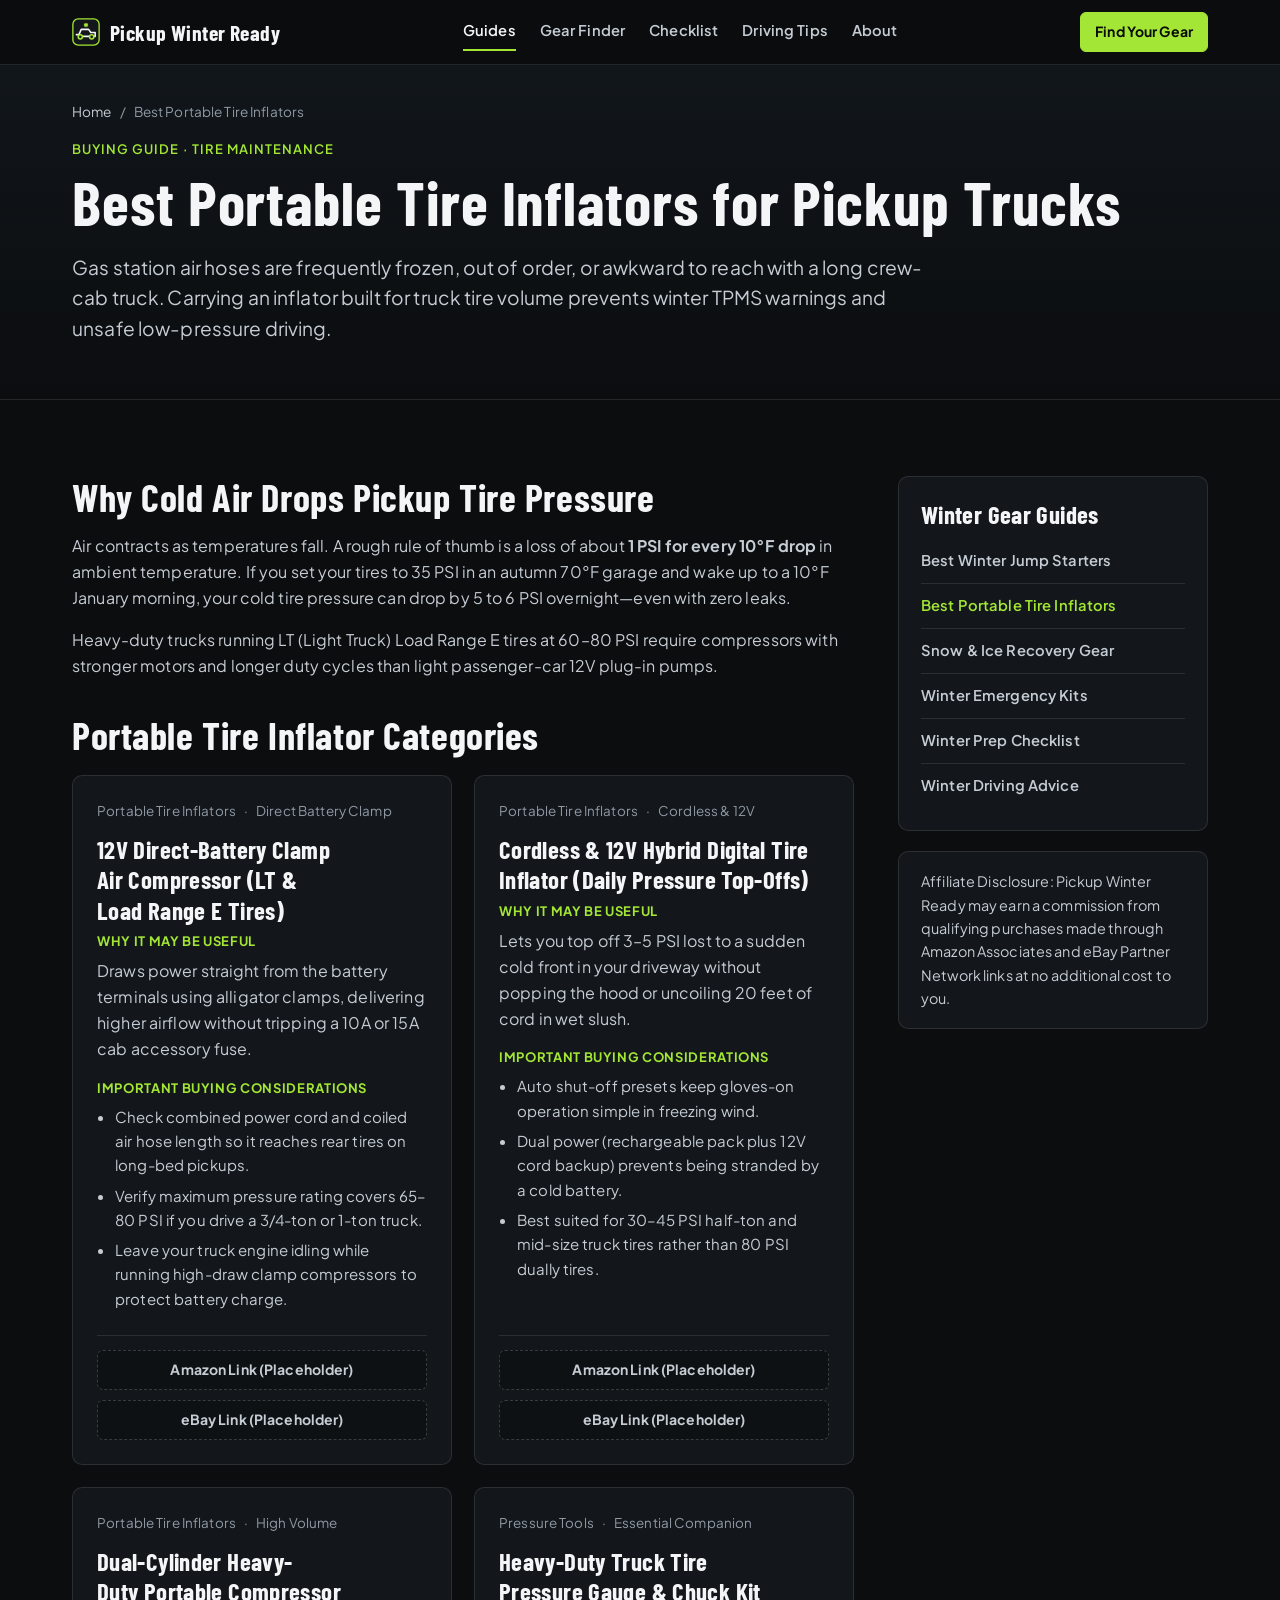
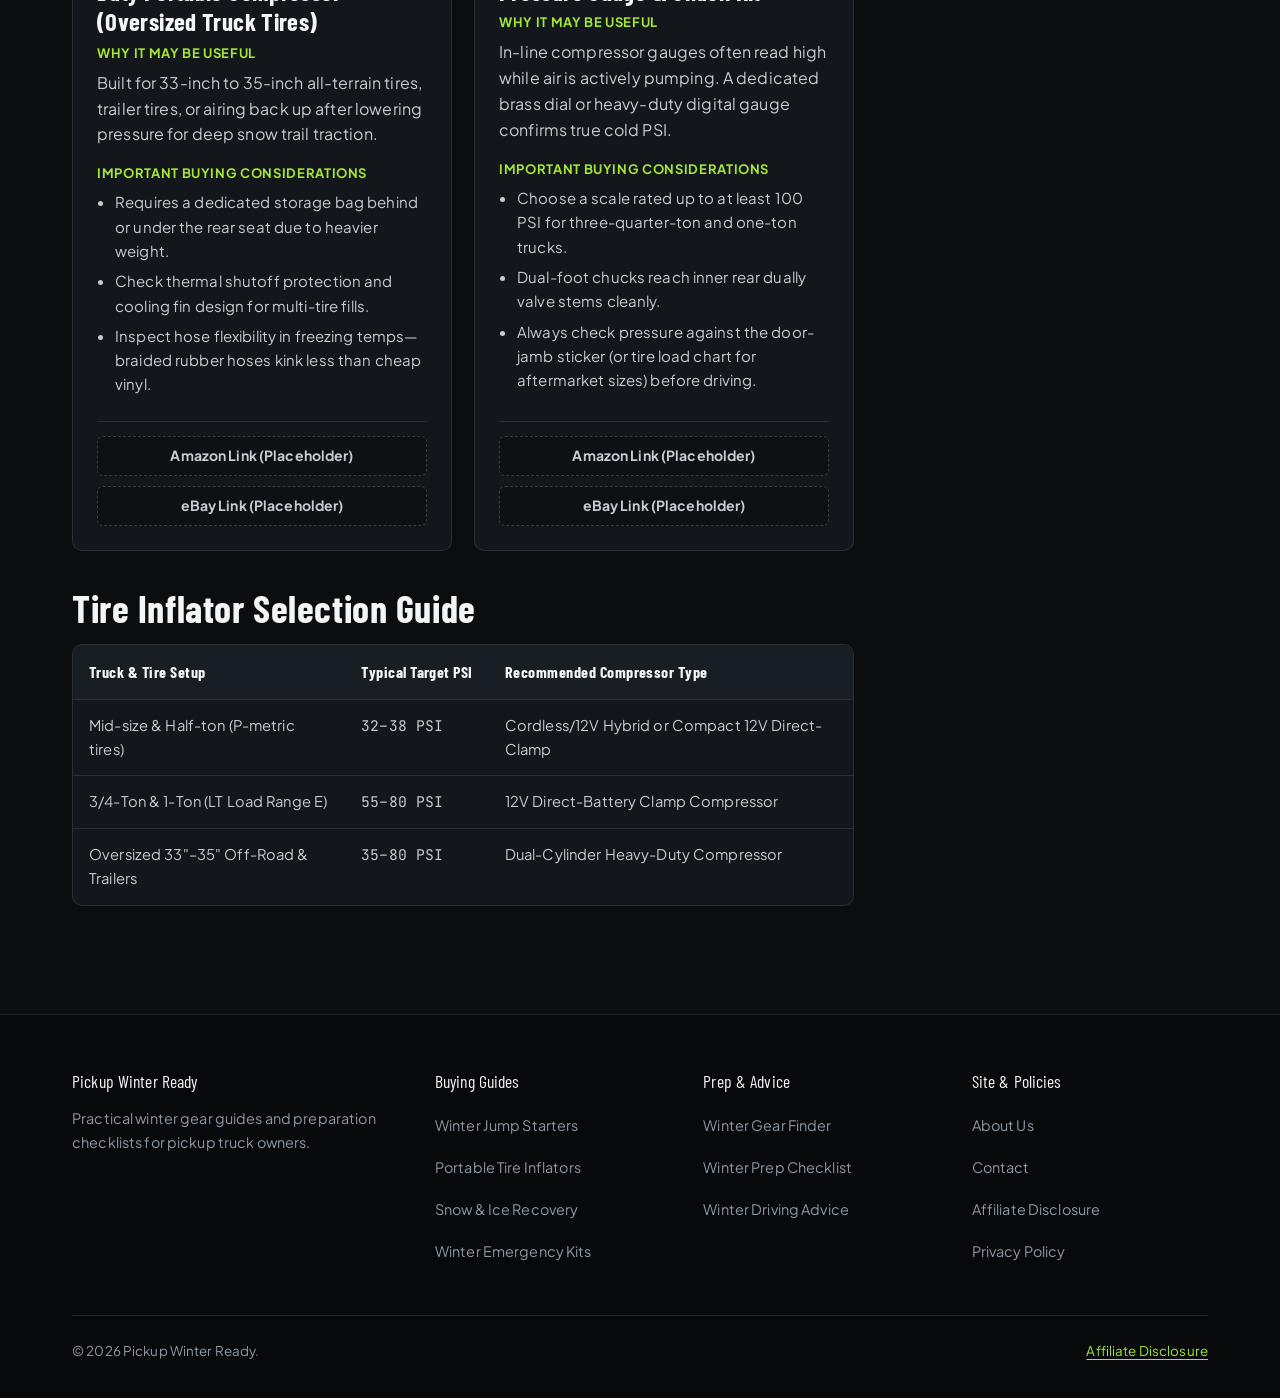
<file: guides/best-portable-tire-inflators.html>
<!doctype html>
<html lang="en">
  <head>
    <meta charset="UTF-8" />
    <meta name="viewport" content="width=device-width, initial-scale=1.0" />
    <title>Best Portable Tire Inflators for Pickup Trucks | Pickup Winter Ready</title>
    <meta
      name="description"
      content="Compare 12V direct-clamp, dual-cylinder, and cordless portable tire inflators sized for P-metric and high-PSI Load Range E pickup tires."
    />
    <link
      rel="canonical"
      href="https://docii1809-tech.github.io/pickup-winter-ready/guides/best-portable-tire-inflators.html"
    />
    <meta property="og:type" content="article" />
    <meta property="og:site_name" content="Pickup Winter Ready" />
    <meta property="og:title" content="Best Portable Tire Inflators for Pickup Trucks" />
    <meta
      property="og:description"
      content="How to choose a reliable winter air compressor for pickup truck tires when cold fronts drop tire pressure."
    />
    <meta
      property="og:url"
      content="https://docii1809-tech.github.io/pickup-winter-ready/guides/best-portable-tire-inflators.html"
    />
    <meta name="twitter:card" content="summary_large_image" />
    <meta name="twitter:title" content="Best Portable Tire Inflators for Pickup Trucks" />
    <meta
      name="twitter:description"
      content="How to choose a reliable winter air compressor for pickup truck tires when cold fronts drop tire pressure."
    />
    <link rel="preconnect" href="https://fonts.googleapis.com" />
    <link rel="preconnect" href="https://fonts.gstatic.com" crossorigin />
    <link
      href="https://fonts.googleapis.com/css2?family=Barlow+Condensed:wght@600;700&family=JetBrains+Mono:wght@500;600&family=Plus+Jakarta+Sans:wght@400;600;700&display=swap"
      rel="stylesheet"
    />
    <link rel="stylesheet" href="../styles.css" />
    <script type="application/ld+json">
      {
        "@context": "https://schema.org",
        "@type": "Article",
        "headline": "Best Portable Tire Inflators for Pickup Trucks",
        "description": "Guide to selecting portable air compressors capable of inflating pickup truck tires in freezing winter weather.",
        "author": {
          "@type": "Organization",
          "name": "Pickup Winter Ready"
        },
        "mainEntityOfPage": "https://docii1809-tech.github.io/pickup-winter-ready/guides/best-portable-tire-inflators.html"
      }
    </script>
  </head>
  <body>
    <a class="skip-link" href="#main-content">Skip to main content</a>

    <header class="site-header">
      <div class="container header-inner">
        <a class="brand-wordmark" href="../index.html">
          <svg class="brand-mark-svg" viewBox="0 0 32 32" fill="none" aria-hidden="true">
            <rect x="1" y="1" width="30" height="30" rx="6" fill="#13171B" stroke="#A3E635" stroke-width="1.5" />
            <path d="M5 19H8L10.5 13H19L21.5 16.5H26.5V21H24.5" stroke="#F3F5F7" stroke-width="1.8" stroke-linecap="round" stroke-linejoin="round" />
            <path d="M11 21H20" stroke="#F3F5F7" stroke-width="1.8" stroke-linecap="round" />
            <circle cx="9.5" cy="21.5" r="2.4" fill="#13171B" stroke="#A3E635" stroke-width="1.8" />
            <circle cx="22.5" cy="21.5" r="2.4" fill="#13171B" stroke="#A3E635" stroke-width="1.8" />
            <path d="M16 6V10M14.2 7L17.8 9M17.8 7L14.2 9" stroke="#A3E635" stroke-width="1.4" stroke-linecap="round" />
          </svg>
          <span>Pickup Winter Ready</span>
        </a>

        <nav class="primary-nav" aria-label="Primary navigation">
          <a href="../index.html#equipment-categories" aria-current="page">Guides</a>
          <a href="../index.html#gear-finder">Gear Finder</a>
          <a href="winter-preparation-checklist.html">Checklist</a>
          <a href="winter-driving-advice.html">Driving Tips</a>
          <a href="../about.html">About</a>
        </nav>

        <div class="header-actions">
          <a class="btn btn-primary btn-sm header-cta" href="../index.html#gear-finder">Find Your Gear</a>
          <button
            type="button"
            id="mobile-menu-toggle"
            class="menu-toggle"
            aria-expanded="false"
            aria-controls="mobile-nav-drawer"
          >
            Menu
          </button>
        </div>
      </div>

      <div id="mobile-nav-drawer" class="mobile-nav-drawer" aria-label="Mobile navigation">
        <nav class="mobile-nav-links">
          <a href="../index.html">Home</a>
          <a href="best-winter-jump-starters.html">Best Winter Jump Starters</a>
          <a href="best-portable-tire-inflators.html" aria-current="page">Best Portable Tire Inflators</a>
          <a href="snow-ice-recovery-equipment.html">Snow &amp; Ice Recovery Gear</a>
          <a href="winter-emergency-kits.html">Winter Emergency Kits</a>
          <a href="winter-preparation-checklist.html">Winter Prep Checklist</a>
          <a href="winter-driving-advice.html">Winter Driving Advice</a>
          <a href="../about.html">About Us</a>
          <a href="../contact.html">Contact</a>
        </nav>
      </div>
    </header>

    <main id="main-content">
      <section class="page-header">
        <div class="container">
          <nav class="breadcrumbs" aria-label="Breadcrumb">
            <a href="../index.html">Home</a>
            <span aria-hidden="true">/</span>
            <span>Best Portable Tire Inflators</span>
          </nav>
          <span class="kicker">Buying Guide · Tire Maintenance</span>
          <h1>Best Portable Tire Inflators for Pickup Trucks</h1>
          <p class="lead">
            Gas station air hoses are frequently frozen, out of order, or awkward to reach with a
            long crew-cab truck. Carrying an inflator built for truck tire volume prevents winter
            TPMS warnings and unsafe low-pressure driving.
          </p>
        </div>
      </section>

      <section class="section">
        <div class="container">
          <div class="article-layout">
            <div>
              <h2>Why Cold Air Drops Pickup Tire Pressure</h2>
              <p>
                Air contracts as temperatures fall. A rough rule of thumb is a loss of about
                <strong>1 PSI for every 10&deg;F drop</strong> in ambient temperature. If you set
                your tires to 35 PSI in an autumn 70&deg;F garage and wake up to a 10&deg;F January
                morning, your cold tire pressure can drop by 5 to 6 PSI overnight—even with zero
                leaks.
              </p>
              <p>
                Heavy-duty trucks running LT (Light Truck) Load Range E tires at 60–80 PSI require
                compressors with stronger motors and longer duty cycles than light passenger-car
                12V plug-in pumps.
              </p>

              <h2 style="margin-top: 36px;">Portable Tire Inflator Categories</h2>
              <div class="product-grid" style="margin-top: 18px; margin-bottom: 36px;">
                <article class="product-card">
                  <div>
                    <div class="meta-line">
                      <span>Portable Tire Inflators</span>
                      <span aria-hidden="true">&middot;</span>
                      <span>Direct Battery Clamp</span>
                    </div>
                    <h3>12V Direct-Battery Clamp Air Compressor (LT &amp; Load Range E Tires)</h3>
                    <span class="product-block-label">Why It May Be Useful</span>
                    <p>
                      Draws power straight from the battery terminals using alligator clamps,
                      delivering higher airflow without tripping a 10A or 15A cab accessory fuse.
                    </p>
                    <span class="product-block-label">Important Buying Considerations</span>
                    <ul class="product-details-list">
                      <li>Check combined power cord and coiled air hose length so it reaches rear tires on long-bed pickups.</li>
                      <li>Verify maximum pressure rating covers 65–80 PSI if you drive a 3/4-ton or 1-ton truck.</li>
                      <li>Leave your truck engine idling while running high-draw clamp compressors to protect battery charge.</li>
                    </ul>
                  </div>
                  <div class="affiliate-actions">
                    <a class="btn btn-sm" data-product-id="inflator-12v-clamp" data-retailer="amazon" href="#affiliate-placeholder">Amazon Link</a>
                    <a class="btn btn-sm" data-product-id="inflator-12v-clamp" data-retailer="ebay" href="#affiliate-placeholder">eBay Link</a>
                  </div>
                </article>

                <article class="product-card">
                  <div>
                    <div class="meta-line">
                      <span>Portable Tire Inflators</span>
                      <span aria-hidden="true">&middot;</span>
                      <span>Cordless &amp; 12V</span>
                    </div>
                    <h3>Cordless &amp; 12V Hybrid Digital Tire Inflator (Daily Pressure Top-Offs)</h3>
                    <span class="product-block-label">Why It May Be Useful</span>
                    <p>
                      Lets you top off 3–5 PSI lost to a sudden cold front in your driveway without
                      popping the hood or uncoiling 20 feet of cord in wet slush.
                    </p>
                    <span class="product-block-label">Important Buying Considerations</span>
                    <ul class="product-details-list">
                      <li>Auto shut-off presets keep gloves-on operation simple in freezing wind.</li>
                      <li>Dual power (rechargeable pack plus 12V cord backup) prevents being stranded by a cold battery.</li>
                      <li>Best suited for 30–45 PSI half-ton and mid-size truck tires rather than 80 PSI dually tires.</li>
                    </ul>
                  </div>
                  <div class="affiliate-actions">
                    <a class="btn btn-sm" data-product-id="inflator-cordless-dual" data-retailer="amazon" href="#affiliate-placeholder">Amazon Link</a>
                    <a class="btn btn-sm" data-product-id="inflator-cordless-dual" data-retailer="ebay" href="#affiliate-placeholder">eBay Link</a>
                  </div>
                </article>

                <article class="product-card">
                  <div>
                    <div class="meta-line">
                      <span>Portable Tire Inflators</span>
                      <span aria-hidden="true">&middot;</span>
                      <span>High Volume</span>
                    </div>
                    <h3>Dual-Cylinder Heavy-Duty Portable Compressor (Oversized Truck Tires)</h3>
                    <span class="product-block-label">Why It May Be Useful</span>
                    <p>
                      Built for 33-inch to 35-inch all-terrain tires, trailer tires, or airing back up
                      after lowering pressure for deep snow trail traction.
                    </p>
                    <span class="product-block-label">Important Buying Considerations</span>
                    <ul class="product-details-list">
                      <li>Requires a dedicated storage bag behind or under the rear seat due to heavier weight.</li>
                      <li>Check thermal shutoff protection and cooling fin design for multi-tire fills.</li>
                      <li>Inspect hose flexibility in freezing temps—braided rubber hoses kink less than cheap vinyl.</li>
                    </ul>
                  </div>
                  <div class="affiliate-actions">
                    <a class="btn btn-sm" data-product-id="inflator-dual-cylinder" data-retailer="amazon" href="#affiliate-placeholder">Amazon Link</a>
                    <a class="btn btn-sm" data-product-id="inflator-dual-cylinder" data-retailer="ebay" href="#affiliate-placeholder">eBay Link</a>
                  </div>
                </article>

                <article class="product-card">
                  <div>
                    <div class="meta-line">
                      <span>Pressure Tools</span>
                      <span aria-hidden="true">&middot;</span>
                      <span>Essential Companion</span>
                    </div>
                    <h3>Heavy-Duty Truck Tire Pressure Gauge &amp; Chuck Kit</h3>
                    <span class="product-block-label">Why It May Be Useful</span>
                    <p>
                      In-line compressor gauges often read high while air is actively pumping. A
                      dedicated brass dial or heavy-duty digital gauge confirms true cold PSI.
                    </p>
                    <span class="product-block-label">Important Buying Considerations</span>
                    <ul class="product-details-list">
                      <li>Choose a scale rated up to at least 100 PSI for three-quarter-ton and one-ton trucks.</li>
                      <li>Dual-foot chucks reach inner rear dually valve stems cleanly.</li>
                      <li>Always check pressure against the door-jamb sticker (or tire load chart for aftermarket sizes) before driving.</li>
                    </ul>
                  </div>
                  <div class="affiliate-actions">
                    <a class="btn btn-sm" data-product-id="tire-gauge-brass" data-retailer="amazon" href="#affiliate-placeholder">Amazon Link</a>
                    <a class="btn btn-sm" data-product-id="tire-gauge-brass" data-retailer="ebay" href="#affiliate-placeholder">eBay Link</a>
                  </div>
                </article>
              </div>

              <h2>Tire Inflator Selection Guide</h2>
              <div class="table-wrap" style="margin-bottom: 32px;">
                <table>
                  <thead>
                    <tr>
                      <th>Truck &amp; Tire Setup</th>
                      <th>Typical Target PSI</th>
                      <th>Recommended Compressor Type</th>
                    </tr>
                  </thead>
                  <tbody>
                    <tr>
                      <td>Mid-size &amp; Half-ton (P-metric tires)</td>
                      <td class="tabular">32–38 PSI</td>
                      <td>Cordless/12V Hybrid or Compact 12V Direct-Clamp</td>
                    </tr>
                    <tr>
                      <td>3/4-Ton &amp; 1-Ton (LT Load Range E)</td>
                      <td class="tabular">55–80 PSI</td>
                      <td>12V Direct-Battery Clamp Compressor</td>
                    </tr>
                    <tr>
                      <td>Oversized 33"–35" Off-Road &amp; Trailers</td>
                      <td class="tabular">35–80 PSI</td>
                      <td>Dual-Cylinder Heavy-Duty Compressor</td>
                    </tr>
                  </tbody>
                </table>
              </div>
            </div>

            <aside>
              <div class="sidebar-box">
                <h3>Winter Gear Guides</h3>
                <ul class="sidebar-links">
                  <li><a href="best-winter-jump-starters.html">Best Winter Jump Starters</a></li>
                  <li><a href="best-portable-tire-inflators.html" aria-current="page">Best Portable Tire Inflators</a></li>
                  <li><a href="snow-ice-recovery-equipment.html">Snow &amp; Ice Recovery Gear</a></li>
                  <li><a href="winter-emergency-kits.html">Winter Emergency Kits</a></li>
                  <li><a href="winter-preparation-checklist.html">Winter Prep Checklist</a></li>
                  <li><a href="winter-driving-advice.html">Winter Driving Advice</a></li>
                </ul>
              </div>
              <div class="disclosure-banner" data-affiliate-disclosure>
                Affiliate Disclosure: Pickup Winter Ready may earn a commission from qualifying
                purchases made through Amazon Associates and eBay Partner Network links at no
                additional cost to you.
              </div>
            </aside>
          </div>
        </div>
      </section>
    </main>

    <footer class="site-footer">
      <div class="container">
        <div class="footer-grid">
          <div>
            <div class="footer-heading">Pickup Winter Ready</div>
            <p style="font-size:0.9rem;color:var(--text-muted);">
              Practical winter gear guides and preparation checklists for pickup truck owners.
            </p>
          </div>
          <div>
            <div class="footer-heading">Buying Guides</div>
            <ul class="footer-list">
              <li><a href="best-winter-jump-starters.html">Winter Jump Starters</a></li>
              <li><a href="best-portable-tire-inflators.html">Portable Tire Inflators</a></li>
              <li><a href="snow-ice-recovery-equipment.html">Snow &amp; Ice Recovery</a></li>
              <li><a href="winter-emergency-kits.html">Winter Emergency Kits</a></li>
            </ul>
          </div>
          <div>
            <div class="footer-heading">Prep &amp; Advice</div>
            <ul class="footer-list">
              <li><a href="../index.html#gear-finder">Winter Gear Finder</a></li>
              <li><a href="winter-preparation-checklist.html">Winter Prep Checklist</a></li>
              <li><a href="winter-driving-advice.html">Winter Driving Advice</a></li>
            </ul>
          </div>
          <div>
            <div class="footer-heading">Site &amp; Policies</div>
            <ul class="footer-list">
              <li><a href="../about.html">About Us</a></li>
              <li><a href="../contact.html">Contact</a></li>
              <li><a href="../affiliate-disclosure.html">Affiliate Disclosure</a></li>
              <li><a href="../privacy.html">Privacy Policy</a></li>
            </ul>
          </div>
        </div>
        <div class="footer-bottom">
          <span>&copy; 2026 Pickup Winter Ready.</span>
          <a href="../affiliate-disclosure.html">Affiliate Disclosure</a>
        </div>
      </div>
    </footer>

    <script src="../affiliate-config.js"></script>
    <script src="../script.js" defer></script>
  </body>
</html>
</file>
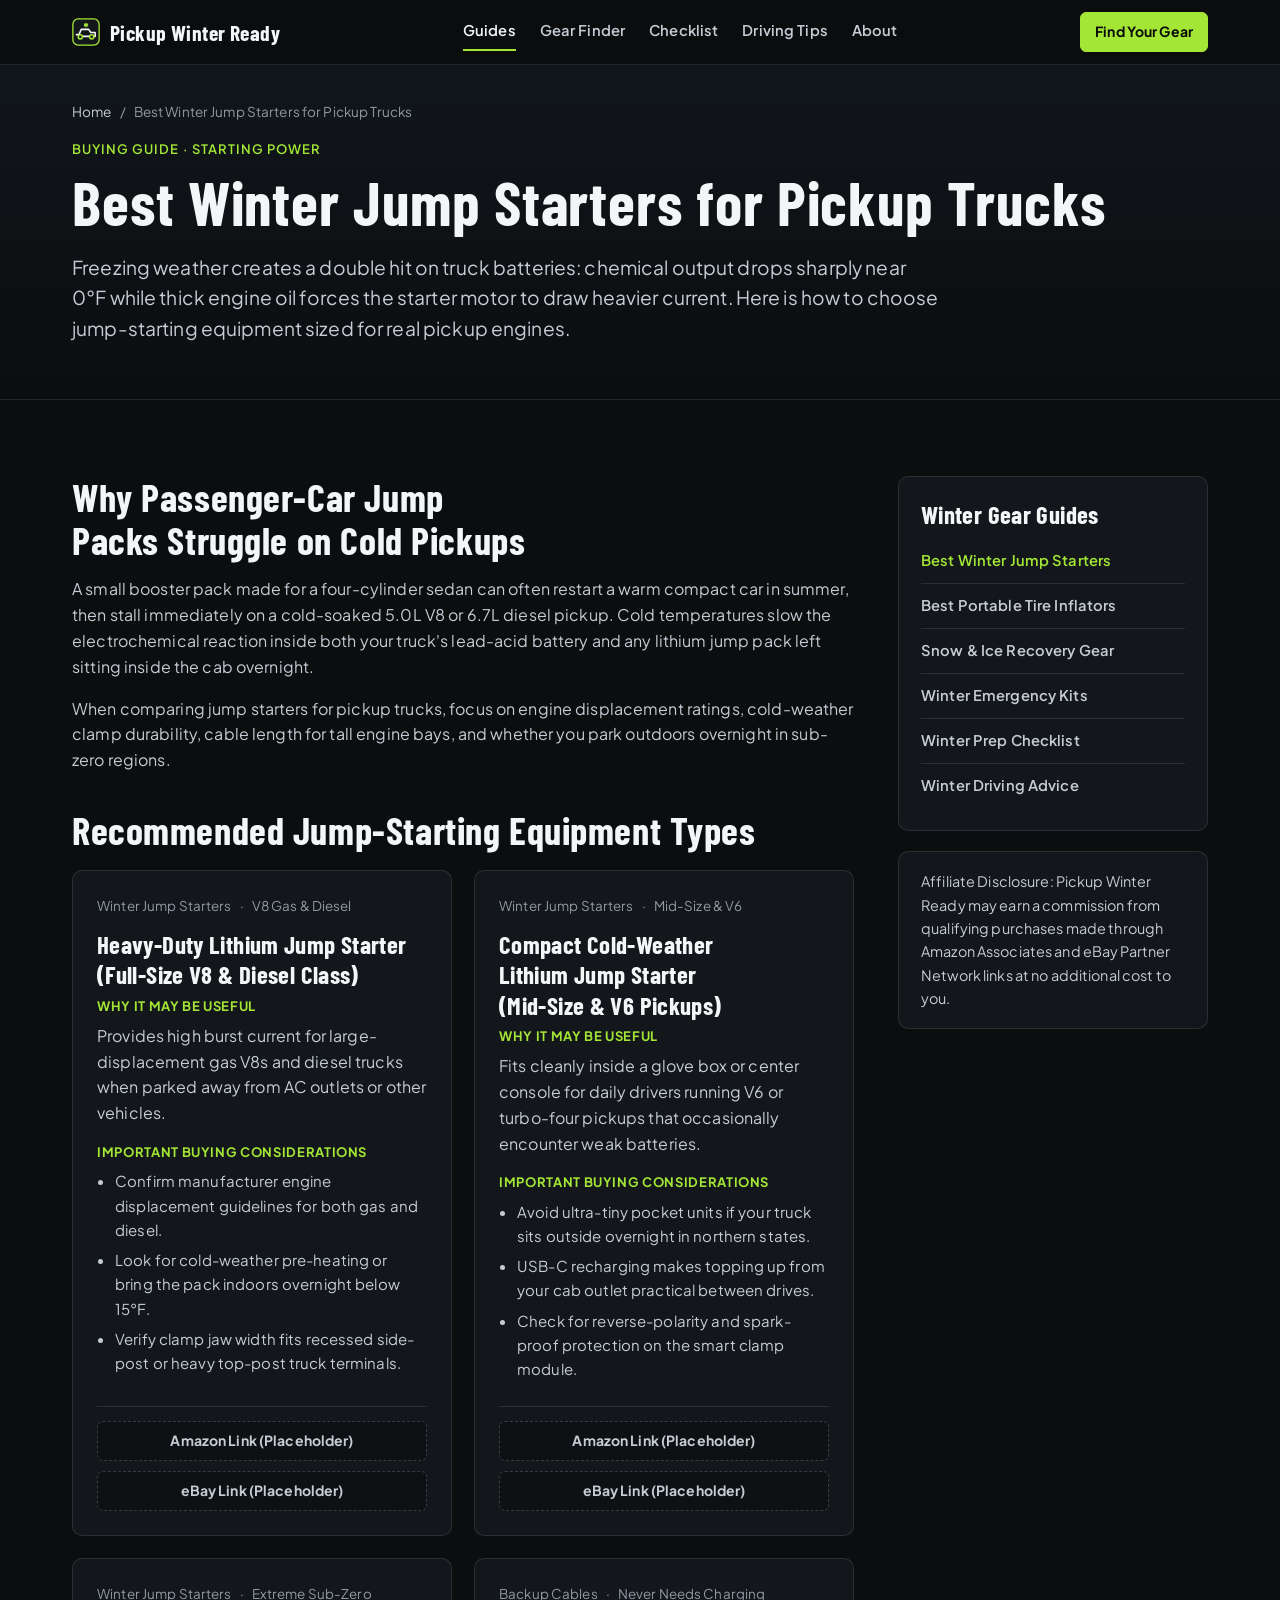
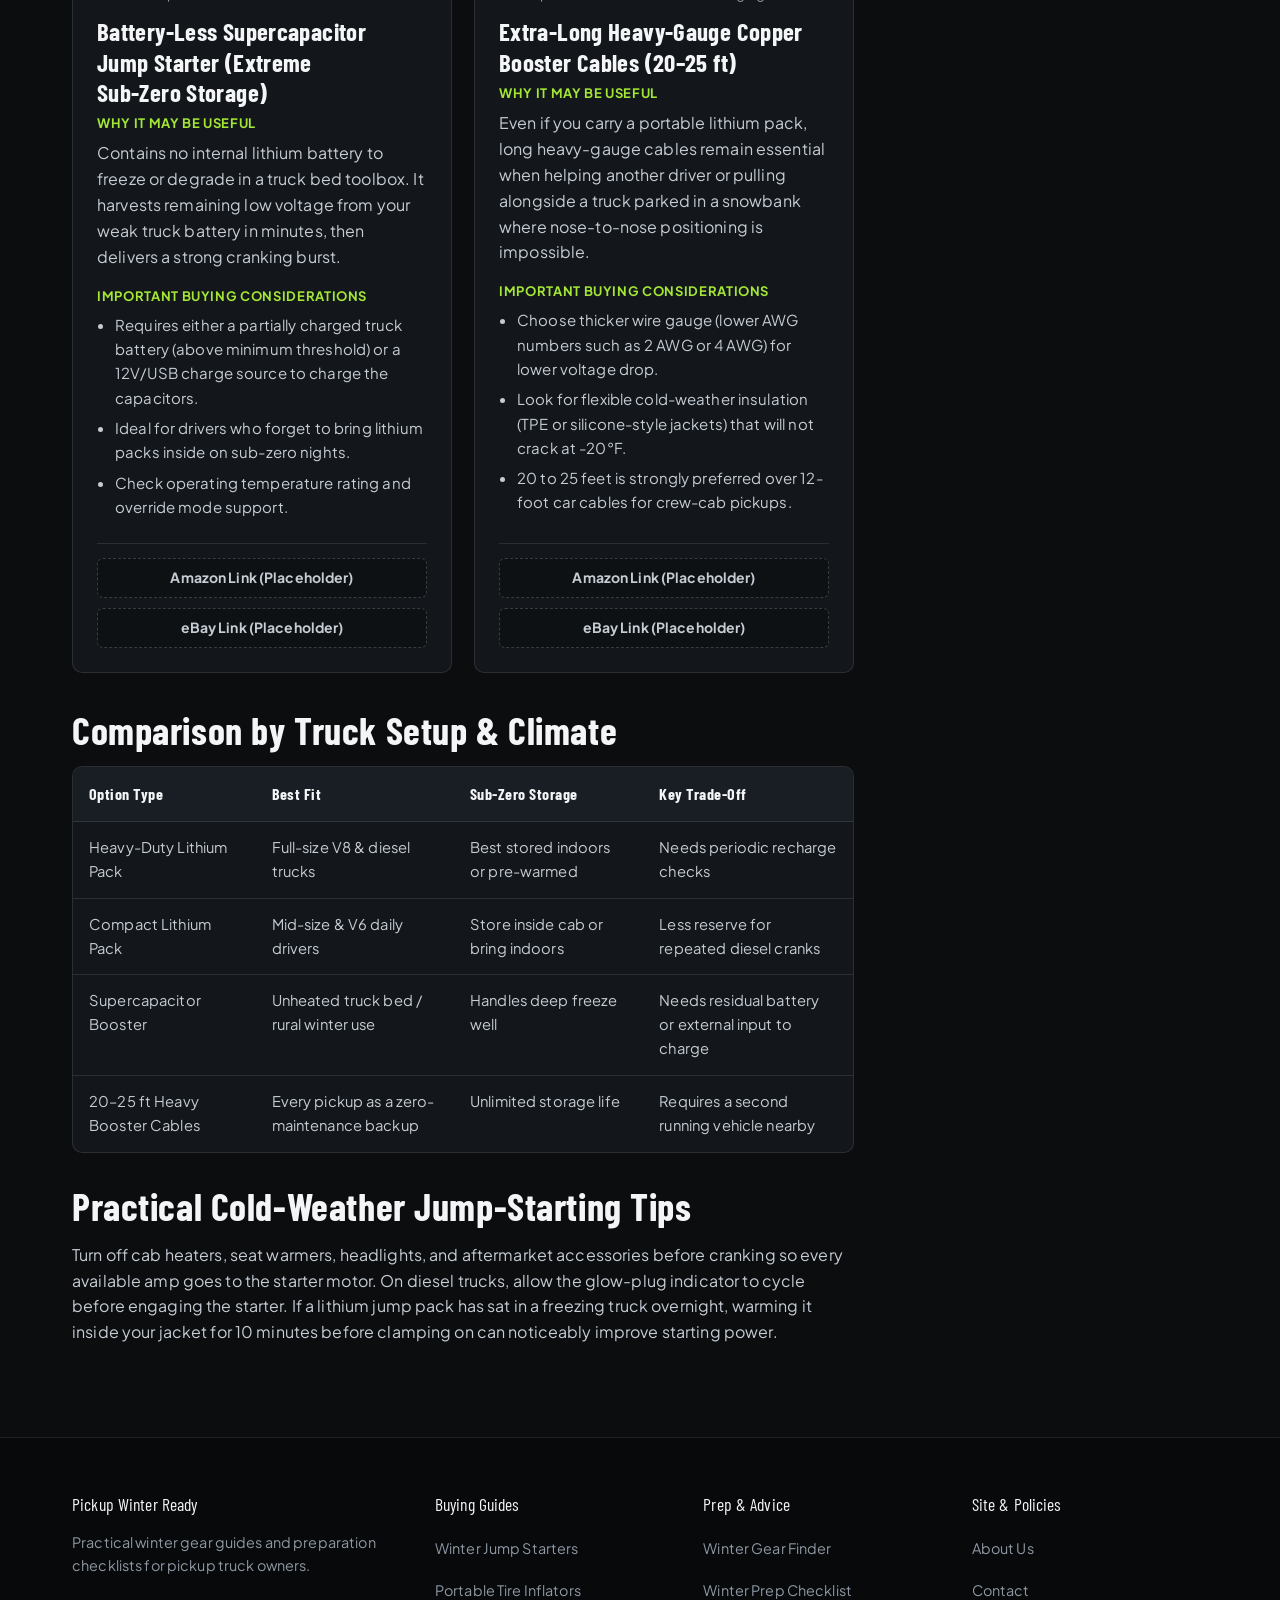
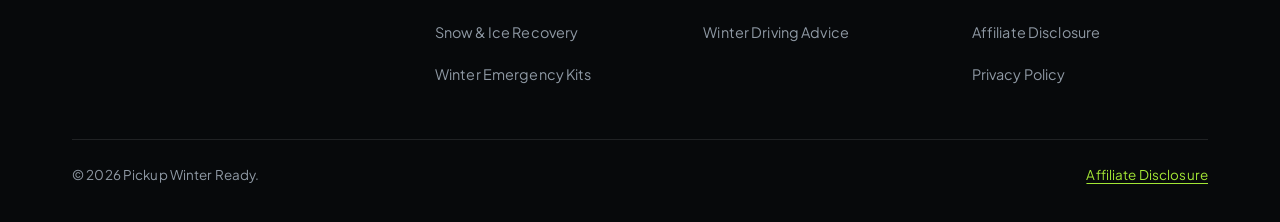
<file: guides/best-winter-jump-starters.html>
<!doctype html>
<html lang="en">
  <head>
    <meta charset="UTF-8" />
    <meta name="viewport" content="width=device-width, initial-scale=1.0" />
    <title>Best Winter Jump Starters for Pickup Trucks | Pickup Winter Ready</title>
    <meta
      name="description"
      content="Learn how to choose a winter jump starter or heavy-duty booster cables for gas and diesel pickup trucks in freezing temperatures."
    />
    <link
      rel="canonical"
      href="https://docii1809-tech.github.io/pickup-winter-ready/guides/best-winter-jump-starters.html"
    />
    <meta property="og:type" content="article" />
    <meta property="og:site_name" content="Pickup Winter Ready" />
    <meta property="og:title" content="Best Winter Jump Starters for Pickup Trucks" />
    <meta
      property="og:description"
      content="Compare lithium, supercapacitor, and heavy-gauge jumper cables built for cold-weather V6, V8, and diesel pickups."
    />
    <meta
      property="og:url"
      content="https://docii1809-tech.github.io/pickup-winter-ready/guides/best-winter-jump-starters.html"
    />
    <meta name="twitter:card" content="summary_large_image" />
    <meta name="twitter:title" content="Best Winter Jump Starters for Pickup Trucks" />
    <meta
      name="twitter:description"
      content="Compare lithium, supercapacitor, and heavy-gauge jumper cables built for cold-weather V6, V8, and diesel pickups."
    />
    <link rel="preconnect" href="https://fonts.googleapis.com" />
    <link rel="preconnect" href="https://fonts.gstatic.com" crossorigin />
    <link
      href="https://fonts.googleapis.com/css2?family=Barlow+Condensed:wght@600;700&family=JetBrains+Mono:wght@500;600&family=Plus+Jakarta+Sans:wght@400;600;700&display=swap"
      rel="stylesheet"
    />
    <link rel="stylesheet" href="../styles.css" />
    <script type="application/ld+json">
      {
        "@context": "https://schema.org",
        "@type": "Article",
        "headline": "Best Winter Jump Starters for Pickup Trucks",
        "description": "How to select cold-weather jump starters and booster cables for gas and diesel pickup trucks.",
        "author": {
          "@type": "Organization",
          "name": "Pickup Winter Ready"
        },
        "mainEntityOfPage": "https://docii1809-tech.github.io/pickup-winter-ready/guides/best-winter-jump-starters.html"
      }
    </script>
  </head>
  <body>
    <a class="skip-link" href="#main-content">Skip to main content</a>

    <header class="site-header">
      <div class="container header-inner">
        <a class="brand-wordmark" href="../index.html">
          <svg class="brand-mark-svg" viewBox="0 0 32 32" fill="none" aria-hidden="true">
            <rect x="1" y="1" width="30" height="30" rx="6" fill="#13171B" stroke="#A3E635" stroke-width="1.5" />
            <path d="M5 19H8L10.5 13H19L21.5 16.5H26.5V21H24.5" stroke="#F3F5F7" stroke-width="1.8" stroke-linecap="round" stroke-linejoin="round" />
            <path d="M11 21H20" stroke="#F3F5F7" stroke-width="1.8" stroke-linecap="round" />
            <circle cx="9.5" cy="21.5" r="2.4" fill="#13171B" stroke="#A3E635" stroke-width="1.8" />
            <circle cx="22.5" cy="21.5" r="2.4" fill="#13171B" stroke="#A3E635" stroke-width="1.8" />
            <path d="M16 6V10M14.2 7L17.8 9M17.8 7L14.2 9" stroke="#A3E635" stroke-width="1.4" stroke-linecap="round" />
          </svg>
          <span>Pickup Winter Ready</span>
        </a>

        <nav class="primary-nav" aria-label="Primary navigation">
          <a href="../index.html#equipment-categories" aria-current="page">Guides</a>
          <a href="../index.html#gear-finder">Gear Finder</a>
          <a href="winter-preparation-checklist.html">Checklist</a>
          <a href="winter-driving-advice.html">Driving Tips</a>
          <a href="../about.html">About</a>
        </nav>

        <div class="header-actions">
          <a class="btn btn-primary btn-sm header-cta" href="../index.html#gear-finder">Find Your Gear</a>
          <button
            type="button"
            id="mobile-menu-toggle"
            class="menu-toggle"
            aria-expanded="false"
            aria-controls="mobile-nav-drawer"
          >
            Menu
          </button>
        </div>
      </div>

      <div id="mobile-nav-drawer" class="mobile-nav-drawer" aria-label="Mobile navigation">
        <nav class="mobile-nav-links">
          <a href="../index.html">Home</a>
          <a href="best-winter-jump-starters.html" aria-current="page">Best Winter Jump Starters</a>
          <a href="best-portable-tire-inflators.html">Best Portable Tire Inflators</a>
          <a href="snow-ice-recovery-equipment.html">Snow &amp; Ice Recovery Gear</a>
          <a href="winter-emergency-kits.html">Winter Emergency Kits</a>
          <a href="winter-preparation-checklist.html">Winter Prep Checklist</a>
          <a href="winter-driving-advice.html">Winter Driving Advice</a>
          <a href="../about.html">About Us</a>
          <a href="../contact.html">Contact</a>
        </nav>
      </div>
    </header>

    <main id="main-content">
      <section class="page-header">
        <div class="container">
          <nav class="breadcrumbs" aria-label="Breadcrumb">
            <a href="../index.html">Home</a>
            <span aria-hidden="true">/</span>
            <span>Best Winter Jump Starters for Pickup Trucks</span>
          </nav>
          <span class="kicker">Buying Guide · Starting Power</span>
          <h1>Best Winter Jump Starters for Pickup Trucks</h1>
          <p class="lead">
            Freezing weather creates a double hit on truck batteries: chemical output drops sharply
            near 0&deg;F while thick engine oil forces the starter motor to draw heavier current.
            Here is how to choose jump-starting equipment sized for real pickup engines.
          </p>
        </div>
      </section>

      <section class="section">
        <div class="container">
          <div class="article-layout">
            <div>
              <h2>Why Passenger-Car Jump Packs Struggle on Cold Pickups</h2>
              <p>
                A small booster pack made for a four-cylinder sedan can often restart a warm compact
                car in summer, then stall immediately on a cold-soaked 5.0L V8 or 6.7L diesel pickup.
                Cold temperatures slow the electrochemical reaction inside both your truck's lead-acid
                battery and any lithium jump pack left sitting inside the cab overnight.
              </p>
              <p>
                When comparing jump starters for pickup trucks, focus on engine displacement ratings,
                cold-weather clamp durability, cable length for tall engine bays, and whether you park
                outdoors overnight in sub-zero regions.
              </p>

              <h2 style="margin-top: 36px;">Recommended Jump-Starting Equipment Types</h2>
              <div class="product-grid" style="margin-top: 18px; margin-bottom: 36px;">
                <article class="product-card">
                  <div>
                    <div class="meta-line">
                      <span>Winter Jump Starters</span>
                      <span aria-hidden="true">&middot;</span>
                      <span>V8 Gas &amp; Diesel</span>
                    </div>
                    <h3>Heavy-Duty Lithium Jump Starter (Full-Size V8 &amp; Diesel Class)</h3>
                    <span class="product-block-label">Why It May Be Useful</span>
                    <p>
                      Provides high burst current for large-displacement gas V8s and diesel trucks
                      when parked away from AC outlets or other vehicles.
                    </p>
                    <span class="product-block-label">Important Buying Considerations</span>
                    <ul class="product-details-list">
                      <li>Confirm manufacturer engine displacement guidelines for both gas and diesel.</li>
                      <li>Look for cold-weather pre-heating or bring the pack indoors overnight below 15&deg;F.</li>
                      <li>Verify clamp jaw width fits recessed side-post or heavy top-post truck terminals.</li>
                    </ul>
                  </div>
                  <div class="affiliate-actions">
                    <a class="btn btn-sm" data-product-id="jump-starter-hd-lithium" data-retailer="amazon" href="#affiliate-placeholder">Amazon Link</a>
                    <a class="btn btn-sm" data-product-id="jump-starter-hd-lithium" data-retailer="ebay" href="#affiliate-placeholder">eBay Link</a>
                  </div>
                </article>

                <article class="product-card">
                  <div>
                    <div class="meta-line">
                      <span>Winter Jump Starters</span>
                      <span aria-hidden="true">&middot;</span>
                      <span>Mid-Size &amp; V6</span>
                    </div>
                    <h3>Compact Cold-Weather Lithium Jump Starter (Mid-Size &amp; V6 Pickups)</h3>
                    <span class="product-block-label">Why It May Be Useful</span>
                    <p>
                      Fits cleanly inside a glove box or center console for daily drivers running V6
                      or turbo-four pickups that occasionally encounter weak batteries.
                    </p>
                    <span class="product-block-label">Important Buying Considerations</span>
                    <ul class="product-details-list">
                      <li>Avoid ultra-tiny pocket units if your truck sits outside overnight in northern states.</li>
                      <li>USB-C recharging makes topping up from your cab outlet practical between drives.</li>
                      <li>Check for reverse-polarity and spark-proof protection on the smart clamp module.</li>
                    </ul>
                  </div>
                  <div class="affiliate-actions">
                    <a class="btn btn-sm" data-product-id="jump-starter-midsize-lithium" data-retailer="amazon" href="#affiliate-placeholder">Amazon Link</a>
                    <a class="btn btn-sm" data-product-id="jump-starter-midsize-lithium" data-retailer="ebay" href="#affiliate-placeholder">eBay Link</a>
                  </div>
                </article>

                <article class="product-card">
                  <div>
                    <div class="meta-line">
                      <span>Winter Jump Starters</span>
                      <span aria-hidden="true">&middot;</span>
                      <span>Extreme Sub-Zero</span>
                    </div>
                    <h3>Battery-Less Supercapacitor Jump Starter (Extreme Sub-Zero Storage)</h3>
                    <span class="product-block-label">Why It May Be Useful</span>
                    <p>
                      Contains no internal lithium battery to freeze or degrade in a truck bed toolbox.
                      It harvests remaining low voltage from your weak truck battery in minutes, then
                      delivers a strong cranking burst.
                    </p>
                    <span class="product-block-label">Important Buying Considerations</span>
                    <ul class="product-details-list">
                      <li>Requires either a partially charged truck battery (above minimum threshold) or a 12V/USB charge source to charge the capacitors.</li>
                      <li>Ideal for drivers who forget to bring lithium packs inside on sub-zero nights.</li>
                      <li>Check operating temperature rating and override mode support.</li>
                    </ul>
                  </div>
                  <div class="affiliate-actions">
                    <a class="btn btn-sm" data-product-id="jump-starter-supercapacitor" data-retailer="amazon" href="#affiliate-placeholder">Amazon Link</a>
                    <a class="btn btn-sm" data-product-id="jump-starter-supercapacitor" data-retailer="ebay" href="#affiliate-placeholder">eBay Link</a>
                  </div>
                </article>

                <article class="product-card">
                  <div>
                    <div class="meta-line">
                      <span>Backup Cables</span>
                      <span aria-hidden="true">&middot;</span>
                      <span>Never Needs Charging</span>
                    </div>
                    <h3>Extra-Long Heavy-Gauge Copper Booster Cables (20–25 ft)</h3>
                    <span class="product-block-label">Why It May Be Useful</span>
                    <p>
                      Even if you carry a portable lithium pack, long heavy-gauge cables remain
                      essential when helping another driver or pulling alongside a truck parked in a
                      snowbank where nose-to-nose positioning is impossible.
                    </p>
                    <span class="product-block-label">Important Buying Considerations</span>
                    <ul class="product-details-list">
                      <li>Choose thicker wire gauge (lower AWG numbers such as 2 AWG or 4 AWG) for lower voltage drop.</li>
                      <li>Look for flexible cold-weather insulation (TPE or silicone-style jackets) that will not crack at -20&deg;F.</li>
                      <li>20 to 25 feet is strongly preferred over 12-foot car cables for crew-cab pickups.</li>
                    </ul>
                  </div>
                  <div class="affiliate-actions">
                    <a class="btn btn-sm" data-product-id="jumper-cables-heavy-gauge" data-retailer="amazon" href="#affiliate-placeholder">Amazon Link</a>
                    <a class="btn btn-sm" data-product-id="jumper-cables-heavy-gauge" data-retailer="ebay" href="#affiliate-placeholder">eBay Link</a>
                  </div>
                </article>
              </div>

              <h2>Comparison by Truck Setup &amp; Climate</h2>
              <div class="table-wrap" style="margin-bottom: 32px;">
                <table>
                  <thead>
                    <tr>
                      <th>Option Type</th>
                      <th>Best Fit</th>
                      <th>Sub-Zero Storage</th>
                      <th>Key Trade-Off</th>
                    </tr>
                  </thead>
                  <tbody>
                    <tr>
                      <td>Heavy-Duty Lithium Pack</td>
                      <td>Full-size V8 &amp; diesel trucks</td>
                      <td>Best stored indoors or pre-warmed</td>
                      <td>Needs periodic recharge checks</td>
                    </tr>
                    <tr>
                      <td>Compact Lithium Pack</td>
                      <td>Mid-size &amp; V6 daily drivers</td>
                      <td>Store inside cab or bring indoors</td>
                      <td>Less reserve for repeated diesel cranks</td>
                    </tr>
                    <tr>
                      <td>Supercapacitor Booster</td>
                      <td>Unheated truck bed / rural winter use</td>
                      <td>Handles deep freeze well</td>
                      <td>Needs residual battery or external input to charge</td>
                    </tr>
                    <tr>
                      <td>20–25 ft Heavy Booster Cables</td>
                      <td>Every pickup as a zero-maintenance backup</td>
                      <td>Unlimited storage life</td>
                      <td>Requires a second running vehicle nearby</td>
                    </tr>
                  </tbody>
                </table>
              </div>

              <h2>Practical Cold-Weather Jump-Starting Tips</h2>
              <p>
                Turn off cab heaters, seat warmers, headlights, and aftermarket accessories before
                cranking so every available amp goes to the starter motor. On diesel trucks, allow
                the glow-plug indicator to cycle before engaging the starter. If a lithium jump pack
                has sat in a freezing truck overnight, warming it inside your jacket for 10 minutes
                before clamping on can noticeably improve starting power.
              </p>
            </div>

            <aside>
              <div class="sidebar-box">
                <h3>Winter Gear Guides</h3>
                <ul class="sidebar-links">
                  <li><a href="best-winter-jump-starters.html" aria-current="page">Best Winter Jump Starters</a></li>
                  <li><a href="best-portable-tire-inflators.html">Best Portable Tire Inflators</a></li>
                  <li><a href="snow-ice-recovery-equipment.html">Snow &amp; Ice Recovery Gear</a></li>
                  <li><a href="winter-emergency-kits.html">Winter Emergency Kits</a></li>
                  <li><a href="winter-preparation-checklist.html">Winter Prep Checklist</a></li>
                  <li><a href="winter-driving-advice.html">Winter Driving Advice</a></li>
                </ul>
              </div>
              <div class="disclosure-banner" data-affiliate-disclosure>
                Affiliate Disclosure: Pickup Winter Ready may earn a commission from qualifying
                purchases made through Amazon Associates and eBay Partner Network links at no
                additional cost to you.
              </div>
            </aside>
          </div>
        </div>
      </section>
    </main>

    <footer class="site-footer">
      <div class="container">
        <div class="footer-grid">
          <div>
            <div class="footer-heading">Pickup Winter Ready</div>
            <p style="font-size:0.9rem;color:var(--text-muted);">
              Practical winter gear guides and preparation checklists for pickup truck owners.
            </p>
          </div>
          <div>
            <div class="footer-heading">Buying Guides</div>
            <ul class="footer-list">
              <li><a href="best-winter-jump-starters.html">Winter Jump Starters</a></li>
              <li><a href="best-portable-tire-inflators.html">Portable Tire Inflators</a></li>
              <li><a href="snow-ice-recovery-equipment.html">Snow &amp; Ice Recovery</a></li>
              <li><a href="winter-emergency-kits.html">Winter Emergency Kits</a></li>
            </ul>
          </div>
          <div>
            <div class="footer-heading">Prep &amp; Advice</div>
            <ul class="footer-list">
              <li><a href="../index.html#gear-finder">Winter Gear Finder</a></li>
              <li><a href="winter-preparation-checklist.html">Winter Prep Checklist</a></li>
              <li><a href="winter-driving-advice.html">Winter Driving Advice</a></li>
            </ul>
          </div>
          <div>
            <div class="footer-heading">Site &amp; Policies</div>
            <ul class="footer-list">
              <li><a href="../about.html">About Us</a></li>
              <li><a href="../contact.html">Contact</a></li>
              <li><a href="../affiliate-disclosure.html">Affiliate Disclosure</a></li>
              <li><a href="../privacy.html">Privacy Policy</a></li>
            </ul>
          </div>
        </div>
        <div class="footer-bottom">
          <span>&copy; 2026 Pickup Winter Ready.</span>
          <a href="../affiliate-disclosure.html">Affiliate Disclosure</a>
        </div>
      </div>
    </footer>

    <script src="../affiliate-config.js"></script>
    <script src="../script.js" defer></script>
  </body>
</html>
</file>
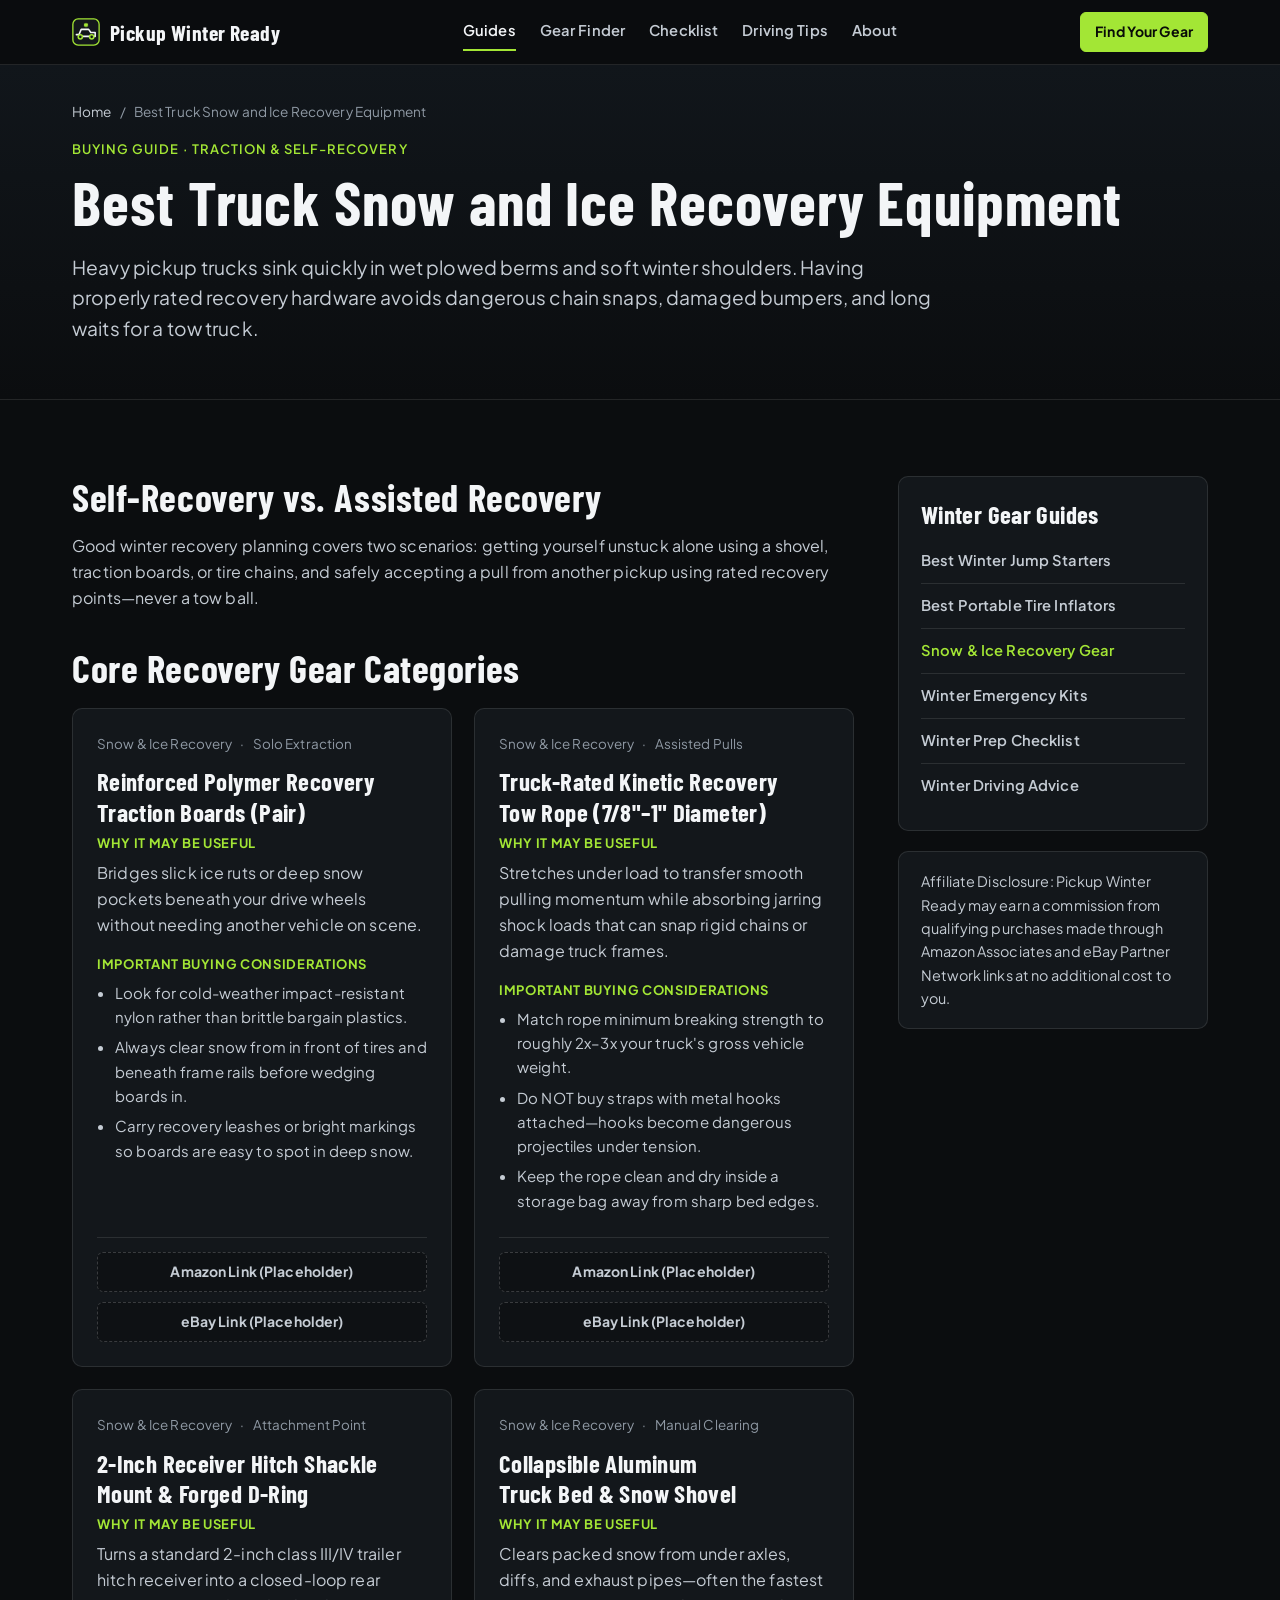
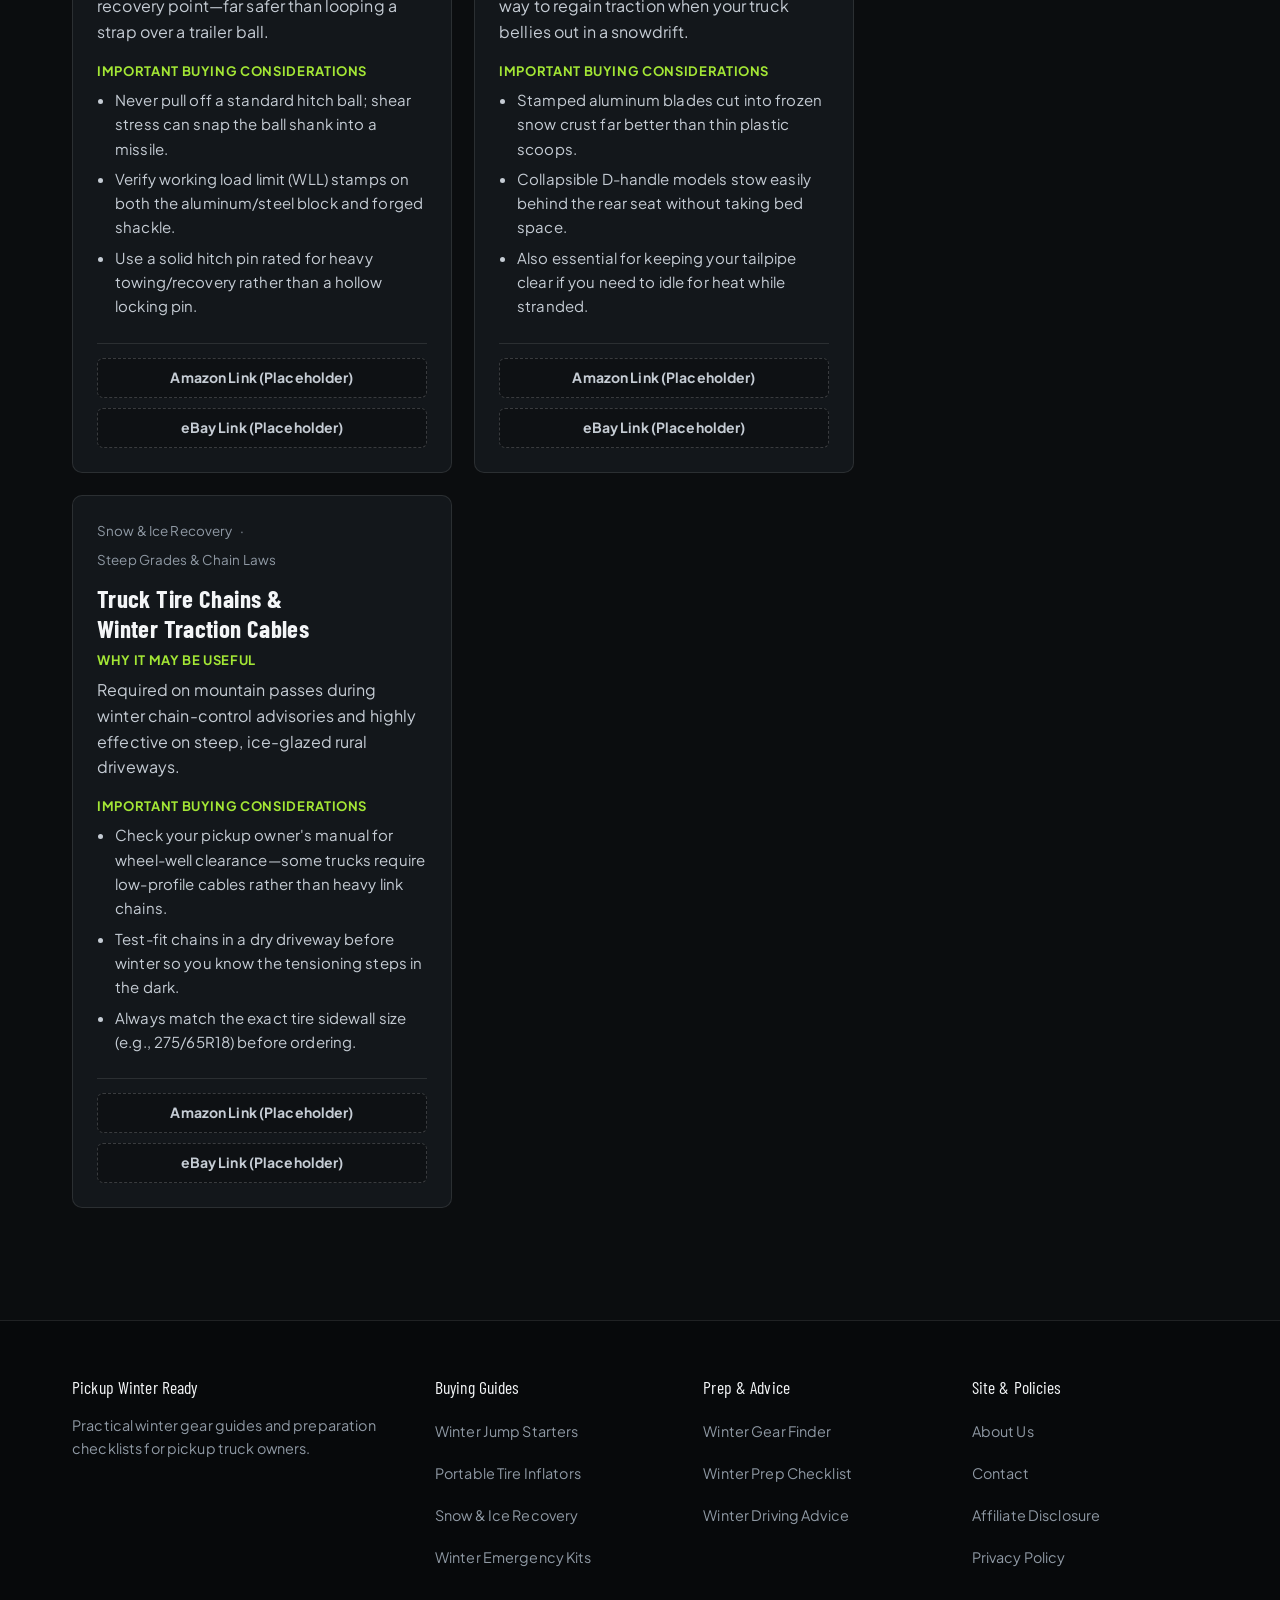
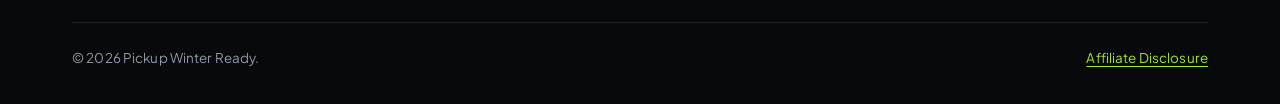
<file: guides/snow-ice-recovery-equipment.html>
<!doctype html>
<html lang="en">
  <head>
    <meta charset="UTF-8" />
    <meta name="viewport" content="width=device-width, initial-scale=1.0" />
    <title>Best Truck Snow and Ice Recovery Equipment | Pickup Winter Ready</title>
    <meta
      name="description"
      content="Compare traction boards, kinetic recovery ropes, forged hitch shackles, shovels, and tire chains for pickup trucks stuck in snow or ice."
    />
    <link
      rel="canonical"
      href="https://docii1809-tech.github.io/pickup-winter-ready/guides/snow-ice-recovery-equipment.html"
    />
    <meta property="og:type" content="article" />
    <meta property="og:site_name" content="Pickup Winter Ready" />
    <meta property="og:title" content="Best Truck Snow and Ice Recovery Equipment" />
    <meta
      property="og:description"
      content="Practical recovery gear for 2WD and 4WD pickup trucks traveling snowbound driveways, shoulders, and rural roads."
    />
    <meta
      property="og:url"
      content="https://docii1809-tech.github.io/pickup-winter-ready/guides/snow-ice-recovery-equipment.html"
    />
    <meta name="twitter:card" content="summary_large_image" />
    <meta name="twitter:title" content="Best Truck Snow and Ice Recovery Equipment" />
    <meta
      name="twitter:description"
      content="Practical recovery gear for 2WD and 4WD pickup trucks traveling snowbound driveways, shoulders, and rural roads."
    />
    <link rel="preconnect" href="https://fonts.googleapis.com" />
    <link rel="preconnect" href="https://fonts.gstatic.com" crossorigin />
    <link
      href="https://fonts.googleapis.com/css2?family=Barlow+Condensed:wght@600;700&family=JetBrains+Mono:wght@500;600&family=Plus+Jakarta+Sans:wght@400;600;700&display=swap"
      rel="stylesheet"
    />
    <link rel="stylesheet" href="../styles.css" />
    <script type="application/ld+json">
      {
        "@context": "https://schema.org",
        "@type": "Article",
        "headline": "Best Truck Snow and Ice Recovery Equipment",
        "description": "Buying guide covering traction boards, kinetic tow ropes, hitch shackles, shovels, and tire chains for pickup trucks.",
        "author": {
          "@type": "Organization",
          "name": "Pickup Winter Ready"
        },
        "mainEntityOfPage": "https://docii1809-tech.github.io/pickup-winter-ready/guides/snow-ice-recovery-equipment.html"
      }
    </script>
  </head>
  <body>
    <a class="skip-link" href="#main-content">Skip to main content</a>

    <header class="site-header">
      <div class="container header-inner">
        <a class="brand-wordmark" href="../index.html">
          <svg class="brand-mark-svg" viewBox="0 0 32 32" fill="none" aria-hidden="true">
            <rect x="1" y="1" width="30" height="30" rx="6" fill="#13171B" stroke="#A3E635" stroke-width="1.5" />
            <path d="M5 19H8L10.5 13H19L21.5 16.5H26.5V21H24.5" stroke="#F3F5F7" stroke-width="1.8" stroke-linecap="round" stroke-linejoin="round" />
            <path d="M11 21H20" stroke="#F3F5F7" stroke-width="1.8" stroke-linecap="round" />
            <circle cx="9.5" cy="21.5" r="2.4" fill="#13171B" stroke="#A3E635" stroke-width="1.8" />
            <circle cx="22.5" cy="21.5" r="2.4" fill="#13171B" stroke="#A3E635" stroke-width="1.8" />
            <path d="M16 6V10M14.2 7L17.8 9M17.8 7L14.2 9" stroke="#A3E635" stroke-width="1.4" stroke-linecap="round" />
          </svg>
          <span>Pickup Winter Ready</span>
        </a>

        <nav class="primary-nav" aria-label="Primary navigation">
          <a href="../index.html#equipment-categories" aria-current="page">Guides</a>
          <a href="../index.html#gear-finder">Gear Finder</a>
          <a href="winter-preparation-checklist.html">Checklist</a>
          <a href="winter-driving-advice.html">Driving Tips</a>
          <a href="../about.html">About</a>
        </nav>

        <div class="header-actions">
          <a class="btn btn-primary btn-sm header-cta" href="../index.html#gear-finder">Find Your Gear</a>
          <button
            type="button"
            id="mobile-menu-toggle"
            class="menu-toggle"
            aria-expanded="false"
            aria-controls="mobile-nav-drawer"
          >
            Menu
          </button>
        </div>
      </div>

      <div id="mobile-nav-drawer" class="mobile-nav-drawer" aria-label="Mobile navigation">
        <nav class="mobile-nav-links">
          <a href="../index.html">Home</a>
          <a href="best-winter-jump-starters.html">Best Winter Jump Starters</a>
          <a href="best-portable-tire-inflators.html">Best Portable Tire Inflators</a>
          <a href="snow-ice-recovery-equipment.html" aria-current="page">Snow &amp; Ice Recovery Gear</a>
          <a href="winter-emergency-kits.html">Winter Emergency Kits</a>
          <a href="winter-preparation-checklist.html">Winter Prep Checklist</a>
          <a href="winter-driving-advice.html">Winter Driving Advice</a>
          <a href="../about.html">About Us</a>
          <a href="../contact.html">Contact</a>
        </nav>
      </div>
    </header>

    <main id="main-content">
      <section class="page-header">
        <div class="container">
          <nav class="breadcrumbs" aria-label="Breadcrumb">
            <a href="../index.html">Home</a>
            <span aria-hidden="true">/</span>
            <span>Best Truck Snow and Ice Recovery Equipment</span>
          </nav>
          <span class="kicker">Buying Guide · Traction &amp; Self-Recovery</span>
          <h1>Best Truck Snow and Ice Recovery Equipment</h1>
          <p class="lead">
            Heavy pickup trucks sink quickly in wet plowed berms and soft winter shoulders. Having
            properly rated recovery hardware avoids dangerous chain snaps, damaged bumpers, and long
            waits for a tow truck.
          </p>
        </div>
      </section>

      <section class="section">
        <div class="container">
          <div class="article-layout">
            <div>
              <h2>Self-Recovery vs. Assisted Recovery</h2>
              <p>
                Good winter recovery planning covers two scenarios: getting yourself unstuck alone
                using a shovel, traction boards, or tire chains, and safely accepting a pull from
                another pickup using rated recovery points—never a tow ball.
              </p>

              <h2 style="margin-top: 36px;">Core Recovery Gear Categories</h2>
              <div class="product-grid" style="margin-top: 18px; margin-bottom: 36px;">
                <article class="product-card">
                  <div>
                    <div class="meta-line">
                      <span>Snow &amp; Ice Recovery</span>
                      <span aria-hidden="true">&middot;</span>
                      <span>Solo Extraction</span>
                    </div>
                    <h3>Reinforced Polymer Recovery Traction Boards (Pair)</h3>
                    <span class="product-block-label">Why It May Be Useful</span>
                    <p>
                      Bridges slick ice ruts or deep snow pockets beneath your drive wheels without
                      needing another vehicle on scene.
                    </p>
                    <span class="product-block-label">Important Buying Considerations</span>
                    <ul class="product-details-list">
                      <li>Look for cold-weather impact-resistant nylon rather than brittle bargain plastics.</li>
                      <li>Always clear snow from in front of tires and beneath frame rails before wedging boards in.</li>
                      <li>Carry recovery leashes or bright markings so boards are easy to spot in deep snow.</li>
                    </ul>
                  </div>
                  <div class="affiliate-actions">
                    <a class="btn btn-sm" data-product-id="recovery-traction-boards" data-retailer="amazon" href="#affiliate-placeholder">Amazon Link</a>
                    <a class="btn btn-sm" data-product-id="recovery-traction-boards" data-retailer="ebay" href="#affiliate-placeholder">eBay Link</a>
                  </div>
                </article>

                <article class="product-card">
                  <div>
                    <div class="meta-line">
                      <span>Snow &amp; Ice Recovery</span>
                      <span aria-hidden="true">&middot;</span>
                      <span>Assisted Pulls</span>
                    </div>
                    <h3>Truck-Rated Kinetic Recovery Tow Rope (7/8&quot;–1&quot; Diameter)</h3>
                    <span class="product-block-label">Why It May Be Useful</span>
                    <p>
                      Stretches under load to transfer smooth pulling momentum while absorbing jarring
                      shock loads that can snap rigid chains or damage truck frames.
                    </p>
                    <span class="product-block-label">Important Buying Considerations</span>
                    <ul class="product-details-list">
                      <li>Match rope minimum breaking strength to roughly 2x–3x your truck's gross vehicle weight.</li>
                      <li>Do NOT buy straps with metal hooks attached—hooks become dangerous projectiles under tension.</li>
                      <li>Keep the rope clean and dry inside a storage bag away from sharp bed edges.</li>
                    </ul>
                  </div>
                  <div class="affiliate-actions">
                    <a class="btn btn-sm" data-product-id="recovery-kinetic-rope" data-retailer="amazon" href="#affiliate-placeholder">Amazon Link</a>
                    <a class="btn btn-sm" data-product-id="recovery-kinetic-rope" data-retailer="ebay" href="#affiliate-placeholder">eBay Link</a>
                  </div>
                </article>

                <article class="product-card">
                  <div>
                    <div class="meta-line">
                      <span>Snow &amp; Ice Recovery</span>
                      <span aria-hidden="true">&middot;</span>
                      <span>Attachment Point</span>
                    </div>
                    <h3>2-Inch Receiver Hitch Shackle Mount &amp; Forged D-Ring</h3>
                    <span class="product-block-label">Why It May Be Useful</span>
                    <p>
                      Turns a standard 2-inch class III/IV trailer hitch receiver into a closed-loop
                      rear recovery point—far safer than looping a strap over a trailer ball.
                    </p>
                    <span class="product-block-label">Important Buying Considerations</span>
                    <ul class="product-details-list">
                      <li>Never pull off a standard hitch ball; shear stress can snap the ball shank into a missile.</li>
                      <li>Verify working load limit (WLL) stamps on both the aluminum/steel block and forged shackle.</li>
                      <li>Use a solid hitch pin rated for heavy towing/recovery rather than a hollow locking pin.</li>
                    </ul>
                  </div>
                  <div class="affiliate-actions">
                    <a class="btn btn-sm" data-product-id="recovery-hitch-shackle" data-retailer="amazon" href="#affiliate-placeholder">Amazon Link</a>
                    <a class="btn btn-sm" data-product-id="recovery-hitch-shackle" data-retailer="ebay" href="#affiliate-placeholder">eBay Link</a>
                  </div>
                </article>

                <article class="product-card">
                  <div>
                    <div class="meta-line">
                      <span>Snow &amp; Ice Recovery</span>
                      <span aria-hidden="true">&middot;</span>
                      <span>Manual Clearing</span>
                    </div>
                    <h3>Collapsible Aluminum Truck Bed &amp; Snow Shovel</h3>
                    <span class="product-block-label">Why It May Be Useful</span>
                    <p>
                      Clears packed snow from under axles, diffs, and exhaust pipes—often the fastest
                      way to regain traction when your truck bellies out in a snowdrift.
                    </p>
                    <span class="product-block-label">Important Buying Considerations</span>
                    <ul class="product-details-list">
                      <li>Stamped aluminum blades cut into frozen snow crust far better than thin plastic scoops.</li>
                      <li>Collapsible D-handle models stow easily behind the rear seat without taking bed space.</li>
                      <li>Also essential for keeping your tailpipe clear if you need to idle for heat while stranded.</li>
                    </ul>
                  </div>
                  <div class="affiliate-actions">
                    <a class="btn btn-sm" data-product-id="recovery-snow-shovel" data-retailer="amazon" href="#affiliate-placeholder">Amazon Link</a>
                    <a class="btn btn-sm" data-product-id="recovery-snow-shovel" data-retailer="ebay" href="#affiliate-placeholder">eBay Link</a>
                  </div>
                </article>

                <article class="product-card">
                  <div>
                    <div class="meta-line">
                      <span>Snow &amp; Ice Recovery</span>
                      <span aria-hidden="true">&middot;</span>
                      <span>Steep Grades &amp; Chain Laws</span>
                    </div>
                    <h3>Truck Tire Chains &amp; Winter Traction Cables</h3>
                    <span class="product-block-label">Why It May Be Useful</span>
                    <p>
                      Required on mountain passes during winter chain-control advisories and highly
                      effective on steep, ice-glazed rural driveways.
                    </p>
                    <span class="product-block-label">Important Buying Considerations</span>
                    <ul class="product-details-list">
                      <li>Check your pickup owner's manual for wheel-well clearance—some trucks require low-profile cables rather than heavy link chains.</li>
                      <li>Test-fit chains in a dry driveway before winter so you know the tensioning steps in the dark.</li>
                      <li>Always match the exact tire sidewall size (e.g., 275/65R18) before ordering.</li>
                    </ul>
                  </div>
                  <div class="affiliate-actions">
                    <a class="btn btn-sm" data-product-id="recovery-tire-chains" data-retailer="amazon" href="#affiliate-placeholder">Amazon Link</a>
                    <a class="btn btn-sm" data-product-id="recovery-tire-chains" data-retailer="ebay" href="#affiliate-placeholder">eBay Link</a>
                  </div>
                </article>
              </div>
            </div>

            <aside>
              <div class="sidebar-box">
                <h3>Winter Gear Guides</h3>
                <ul class="sidebar-links">
                  <li><a href="best-winter-jump-starters.html">Best Winter Jump Starters</a></li>
                  <li><a href="best-portable-tire-inflators.html">Best Portable Tire Inflators</a></li>
                  <li><a href="snow-ice-recovery-equipment.html" aria-current="page">Snow &amp; Ice Recovery Gear</a></li>
                  <li><a href="winter-emergency-kits.html">Winter Emergency Kits</a></li>
                  <li><a href="winter-preparation-checklist.html">Winter Prep Checklist</a></li>
                  <li><a href="winter-driving-advice.html">Winter Driving Advice</a></li>
                </ul>
              </div>
              <div class="disclosure-banner" data-affiliate-disclosure>
                Affiliate Disclosure: Pickup Winter Ready may earn a commission from qualifying
                purchases made through Amazon Associates and eBay Partner Network links at no
                additional cost to you.
              </div>
            </aside>
          </div>
        </div>
      </section>
    </main>

    <footer class="site-footer">
      <div class="container">
        <div class="footer-grid">
          <div>
            <div class="footer-heading">Pickup Winter Ready</div>
            <p style="font-size:0.9rem;color:var(--text-muted);">
              Practical winter gear guides and preparation checklists for pickup truck owners.
            </p>
          </div>
          <div>
            <div class="footer-heading">Buying Guides</div>
            <ul class="footer-list">
              <li><a href="best-winter-jump-starters.html">Winter Jump Starters</a></li>
              <li><a href="best-portable-tire-inflators.html">Portable Tire Inflators</a></li>
              <li><a href="snow-ice-recovery-equipment.html">Snow &amp; Ice Recovery</a></li>
              <li><a href="winter-emergency-kits.html">Winter Emergency Kits</a></li>
            </ul>
          </div>
          <div>
            <div class="footer-heading">Prep &amp; Advice</div>
            <ul class="footer-list">
              <li><a href="../index.html#gear-finder">Winter Gear Finder</a></li>
              <li><a href="winter-preparation-checklist.html">Winter Prep Checklist</a></li>
              <li><a href="winter-driving-advice.html">Winter Driving Advice</a></li>
            </ul>
          </div>
          <div>
            <div class="footer-heading">Site &amp; Policies</div>
            <ul class="footer-list">
              <li><a href="../about.html">About Us</a></li>
              <li><a href="../contact.html">Contact</a></li>
              <li><a href="../affiliate-disclosure.html">Affiliate Disclosure</a></li>
              <li><a href="../privacy.html">Privacy Policy</a></li>
            </ul>
          </div>
        </div>
        <div class="footer-bottom">
          <span>&copy; 2026 Pickup Winter Ready.</span>
          <a href="../affiliate-disclosure.html">Affiliate Disclosure</a>
        </div>
      </div>
    </footer>

    <script src="../affiliate-config.js"></script>
    <script src="../script.js" defer></script>
  </body>
</html>
</file>
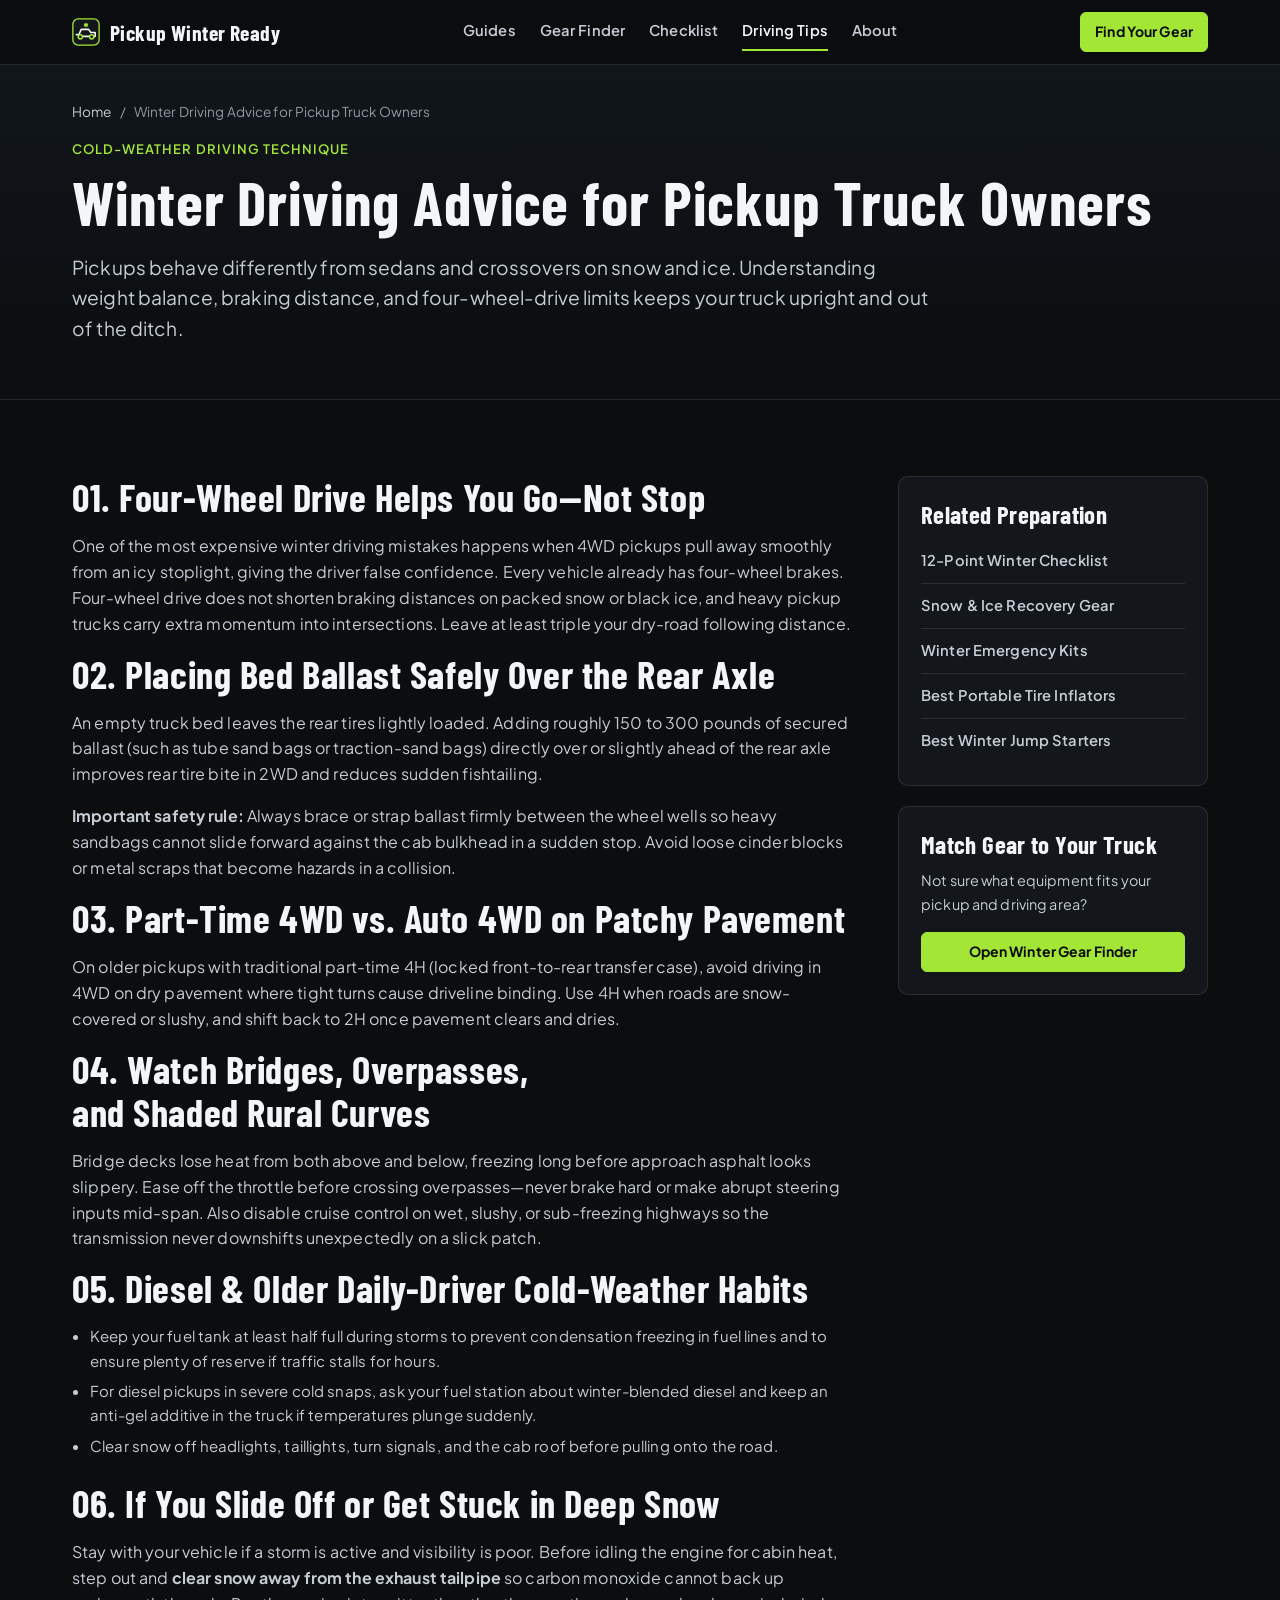
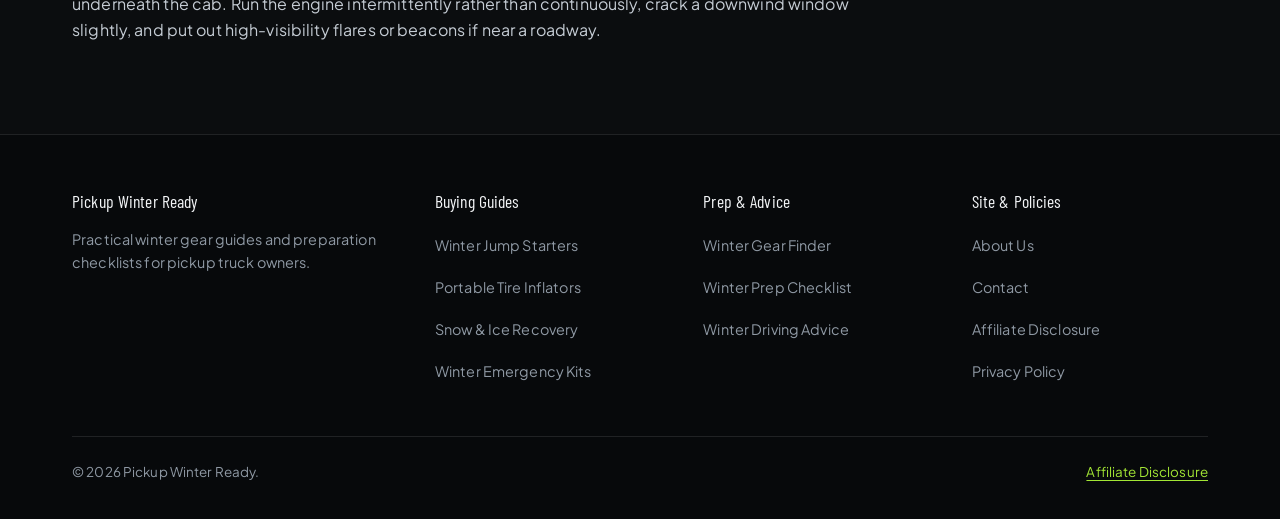
<file: guides/winter-driving-advice.html>
<!doctype html>
<html lang="en">
  <head>
    <meta charset="UTF-8" />
    <meta name="viewport" content="width=device-width, initial-scale=1.0" />
    <title>Winter Driving Advice for Pickup Truck Owners | Pickup Winter Ready</title>
    <meta
      name="description"
      content="Practical winter driving tips for pickup trucks: 4WD stopping limits, safe bed ballast placement, black ice awareness, diesel cold-weather care, and getting unstuck."
    />
    <link
      rel="canonical"
      href="https://docii1809-tech.github.io/pickup-winter-ready/guides/winter-driving-advice.html"
    />
    <meta property="og:type" content="article" />
    <meta property="og:site_name" content="Pickup Winter Ready" />
    <meta property="og:title" content="Winter Driving Advice for Pickup Truck Owners" />
    <meta
      property="og:description"
      content="Master 2WD vs 4WD limits, rear-axle ballast placement, icy braking distance, and stranded safety habits in a pickup truck."
    />
    <meta
      property="og:url"
      content="https://docii1809-tech.github.io/pickup-winter-ready/guides/winter-driving-advice.html"
    />
    <meta name="twitter:card" content="summary_large_image" />
    <meta name="twitter:title" content="Winter Driving Advice for Pickup Truck Owners" />
    <meta
      name="twitter:description"
      content="Master 2WD vs 4WD limits, rear-axle ballast placement, icy braking distance, and stranded safety habits in a pickup truck."
    />
    <link rel="preconnect" href="https://fonts.googleapis.com" />
    <link rel="preconnect" href="https://fonts.gstatic.com" crossorigin />
    <link
      href="https://fonts.googleapis.com/css2?family=Barlow+Condensed:wght@600;700&family=JetBrains+Mono:wght@500;600&family=Plus+Jakarta+Sans:wght@400;600;700&display=swap"
      rel="stylesheet"
    />
    <link rel="stylesheet" href="../styles.css" />
    <script type="application/ld+json">
      {
        "@context": "https://schema.org",
        "@type": "Article",
        "headline": "Winter Driving Advice for Pickup Truck Owners",
        "description": "Cold-weather driving practices tailored for 2WD, 4WD, gas, and diesel pickup trucks.",
        "author": {
          "@type": "Organization",
          "name": "Pickup Winter Ready"
        },
        "mainEntityOfPage": "https://docii1809-tech.github.io/pickup-winter-ready/guides/winter-driving-advice.html"
      }
    </script>
  </head>
  <body>
    <a class="skip-link" href="#main-content">Skip to main content</a>

    <header class="site-header">
      <div class="container header-inner">
        <a class="brand-wordmark" href="../index.html">
          <svg class="brand-mark-svg" viewBox="0 0 32 32" fill="none" aria-hidden="true">
            <rect x="1" y="1" width="30" height="30" rx="6" fill="#13171B" stroke="#A3E635" stroke-width="1.5" />
            <path d="M5 19H8L10.5 13H19L21.5 16.5H26.5V21H24.5" stroke="#F3F5F7" stroke-width="1.8" stroke-linecap="round" stroke-linejoin="round" />
            <path d="M11 21H20" stroke="#F3F5F7" stroke-width="1.8" stroke-linecap="round" />
            <circle cx="9.5" cy="21.5" r="2.4" fill="#13171B" stroke="#A3E635" stroke-width="1.8" />
            <circle cx="22.5" cy="21.5" r="2.4" fill="#13171B" stroke="#A3E635" stroke-width="1.8" />
            <path d="M16 6V10M14.2 7L17.8 9M17.8 7L14.2 9" stroke="#A3E635" stroke-width="1.4" stroke-linecap="round" />
          </svg>
          <span>Pickup Winter Ready</span>
        </a>

        <nav class="primary-nav" aria-label="Primary navigation">
          <a href="../index.html#equipment-categories">Guides</a>
          <a href="../index.html#gear-finder">Gear Finder</a>
          <a href="winter-preparation-checklist.html">Checklist</a>
          <a href="winter-driving-advice.html" aria-current="page">Driving Tips</a>
          <a href="../about.html">About</a>
        </nav>

        <div class="header-actions">
          <a class="btn btn-primary btn-sm header-cta" href="../index.html#gear-finder">Find Your Gear</a>
          <button
            type="button"
            id="mobile-menu-toggle"
            class="menu-toggle"
            aria-expanded="false"
            aria-controls="mobile-nav-drawer"
          >
            Menu
          </button>
        </div>
      </div>

      <div id="mobile-nav-drawer" class="mobile-nav-drawer" aria-label="Mobile navigation">
        <nav class="mobile-nav-links">
          <a href="../index.html">Home</a>
          <a href="best-winter-jump-starters.html">Best Winter Jump Starters</a>
          <a href="best-portable-tire-inflators.html">Best Portable Tire Inflators</a>
          <a href="snow-ice-recovery-equipment.html">Snow &amp; Ice Recovery Gear</a>
          <a href="winter-emergency-kits.html">Winter Emergency Kits</a>
          <a href="winter-preparation-checklist.html">Winter Prep Checklist</a>
          <a href="winter-driving-advice.html" aria-current="page">Winter Driving Advice</a>
          <a href="../about.html">About Us</a>
          <a href="../contact.html">Contact</a>
        </nav>
      </div>
    </header>

    <main id="main-content">
      <section class="page-header">
        <div class="container">
          <nav class="breadcrumbs" aria-label="Breadcrumb">
            <a href="../index.html">Home</a>
            <span aria-hidden="true">/</span>
            <span>Winter Driving Advice for Pickup Truck Owners</span>
          </nav>
          <span class="kicker">Cold-Weather Driving Technique</span>
          <h1>Winter Driving Advice for Pickup Truck Owners</h1>
          <p class="lead">
            Pickups behave differently from sedans and crossovers on snow and ice. Understanding
            weight balance, braking distance, and four-wheel-drive limits keeps your truck upright
            and out of the ditch.
          </p>
        </div>
      </section>

      <section class="section">
        <div class="container">
          <div class="article-layout">
            <div>
              <h2>01. Four-Wheel Drive Helps You Go—Not Stop</h2>
              <p>
                One of the most expensive winter driving mistakes happens when 4WD pickups pull
                away smoothly from an icy stoplight, giving the driver false confidence. Every
                vehicle already has four-wheel brakes. Four-wheel drive does not shorten braking
                distances on packed snow or black ice, and heavy pickup trucks carry extra momentum
                into intersections. Leave at least triple your dry-road following distance.
              </p>

              <h2>02. Placing Bed Ballast Safely Over the Rear Axle</h2>
              <p>
                An empty truck bed leaves the rear tires lightly loaded. Adding roughly 150 to 300
                pounds of secured ballast (such as tube sand bags or traction-sand bags) directly
                over or slightly ahead of the rear axle improves rear tire bite in 2WD and reduces
                sudden fishtailing.
              </p>
              <p>
                <strong>Important safety rule:</strong> Always brace or strap ballast firmly between
                the wheel wells so heavy sandbags cannot slide forward against the cab bulkhead in a
                sudden stop. Avoid loose cinder blocks or metal scraps that become hazards in a
                collision.
              </p>

              <h2>03. Part-Time 4WD vs. Auto 4WD on Patchy Pavement</h2>
              <p>
                On older pickups with traditional part-time 4H (locked front-to-rear transfer case),
                avoid driving in 4WD on dry pavement where tight turns cause driveline binding. Use
                4H when roads are snow-covered or slushy, and shift back to 2H once pavement clears
                and dries.
              </p>

              <h2>04. Watch Bridges, Overpasses, and Shaded Rural Curves</h2>
              <p>
                Bridge decks lose heat from both above and below, freezing long before approach
                asphalt looks slippery. Ease off the throttle before crossing overpasses—never brake
                hard or make abrupt steering inputs mid-span. Also disable cruise control on wet,
                slushy, or sub-freezing highways so the transmission never downshifts unexpectedly on
                a slick patch.
              </p>

              <h2>05. Diesel &amp; Older Daily-Driver Cold-Weather Habits</h2>
              <ul class="product-details-list" style="margin-bottom: 24px;">
                <li>Keep your fuel tank at least half full during storms to prevent condensation freezing in fuel lines and to ensure plenty of reserve if traffic stalls for hours.</li>
                <li>For diesel pickups in severe cold snaps, ask your fuel station about winter-blended diesel and keep an anti-gel additive in the truck if temperatures plunge suddenly.</li>
                <li>Clear snow off headlights, taillights, turn signals, and the cab roof before pulling onto the road.</li>
              </ul>

              <h2>06. If You Slide Off or Get Stuck in Deep Snow</h2>
              <p>
                Stay with your vehicle if a storm is active and visibility is poor. Before idling
                the engine for cabin heat, step out and <strong>clear snow away from the exhaust
                tailpipe</strong> so carbon monoxide cannot back up underneath the cab. Run the
                engine intermittently rather than continuously, crack a downwind window slightly,
                and put out high-visibility flares or beacons if near a roadway.
              </p>
            </div>

            <aside>
              <div class="sidebar-box">
                <h3>Related Preparation</h3>
                <ul class="sidebar-links">
                  <li><a href="winter-preparation-checklist.html">12-Point Winter Checklist</a></li>
                  <li><a href="snow-ice-recovery-equipment.html">Snow &amp; Ice Recovery Gear</a></li>
                  <li><a href="winter-emergency-kits.html">Winter Emergency Kits</a></li>
                  <li><a href="best-portable-tire-inflators.html">Best Portable Tire Inflators</a></li>
                  <li><a href="best-winter-jump-starters.html">Best Winter Jump Starters</a></li>
                </ul>
              </div>
              <div class="sidebar-box">
                <h3>Match Gear to Your Truck</h3>
                <p style="font-size:0.9rem;color:var(--text-secondary);">
                  Not sure what equipment fits your pickup and driving area?
                </p>
                <a class="btn btn-primary btn-block btn-sm" href="../index.html#gear-finder">
                  Open Winter Gear Finder
                </a>
              </div>
            </aside>
          </div>
        </div>
      </section>
    </main>

    <footer class="site-footer">
      <div class="container">
        <div class="footer-grid">
          <div>
            <div class="footer-heading">Pickup Winter Ready</div>
            <p style="font-size:0.9rem;color:var(--text-muted);">
              Practical winter gear guides and preparation checklists for pickup truck owners.
            </p>
          </div>
          <div>
            <div class="footer-heading">Buying Guides</div>
            <ul class="footer-list">
              <li><a href="best-winter-jump-starters.html">Winter Jump Starters</a></li>
              <li><a href="best-portable-tire-inflators.html">Portable Tire Inflators</a></li>
              <li><a href="snow-ice-recovery-equipment.html">Snow &amp; Ice Recovery</a></li>
              <li><a href="winter-emergency-kits.html">Winter Emergency Kits</a></li>
            </ul>
          </div>
          <div>
            <div class="footer-heading">Prep &amp; Advice</div>
            <ul class="footer-list">
              <li><a href="../index.html#gear-finder">Winter Gear Finder</a></li>
              <li><a href="winter-preparation-checklist.html">Winter Prep Checklist</a></li>
              <li><a href="winter-driving-advice.html">Winter Driving Advice</a></li>
            </ul>
          </div>
          <div>
            <div class="footer-heading">Site &amp; Policies</div>
            <ul class="footer-list">
              <li><a href="../about.html">About Us</a></li>
              <li><a href="../contact.html">Contact</a></li>
              <li><a href="../affiliate-disclosure.html">Affiliate Disclosure</a></li>
              <li><a href="../privacy.html">Privacy Policy</a></li>
            </ul>
          </div>
        </div>
        <div class="footer-bottom">
          <span>&copy; 2026 Pickup Winter Ready.</span>
          <a href="../affiliate-disclosure.html">Affiliate Disclosure</a>
        </div>
      </div>
    </footer>

    <script src="../affiliate-config.js"></script>
    <script src="../script.js" defer></script>
  </body>
</html>
</file>
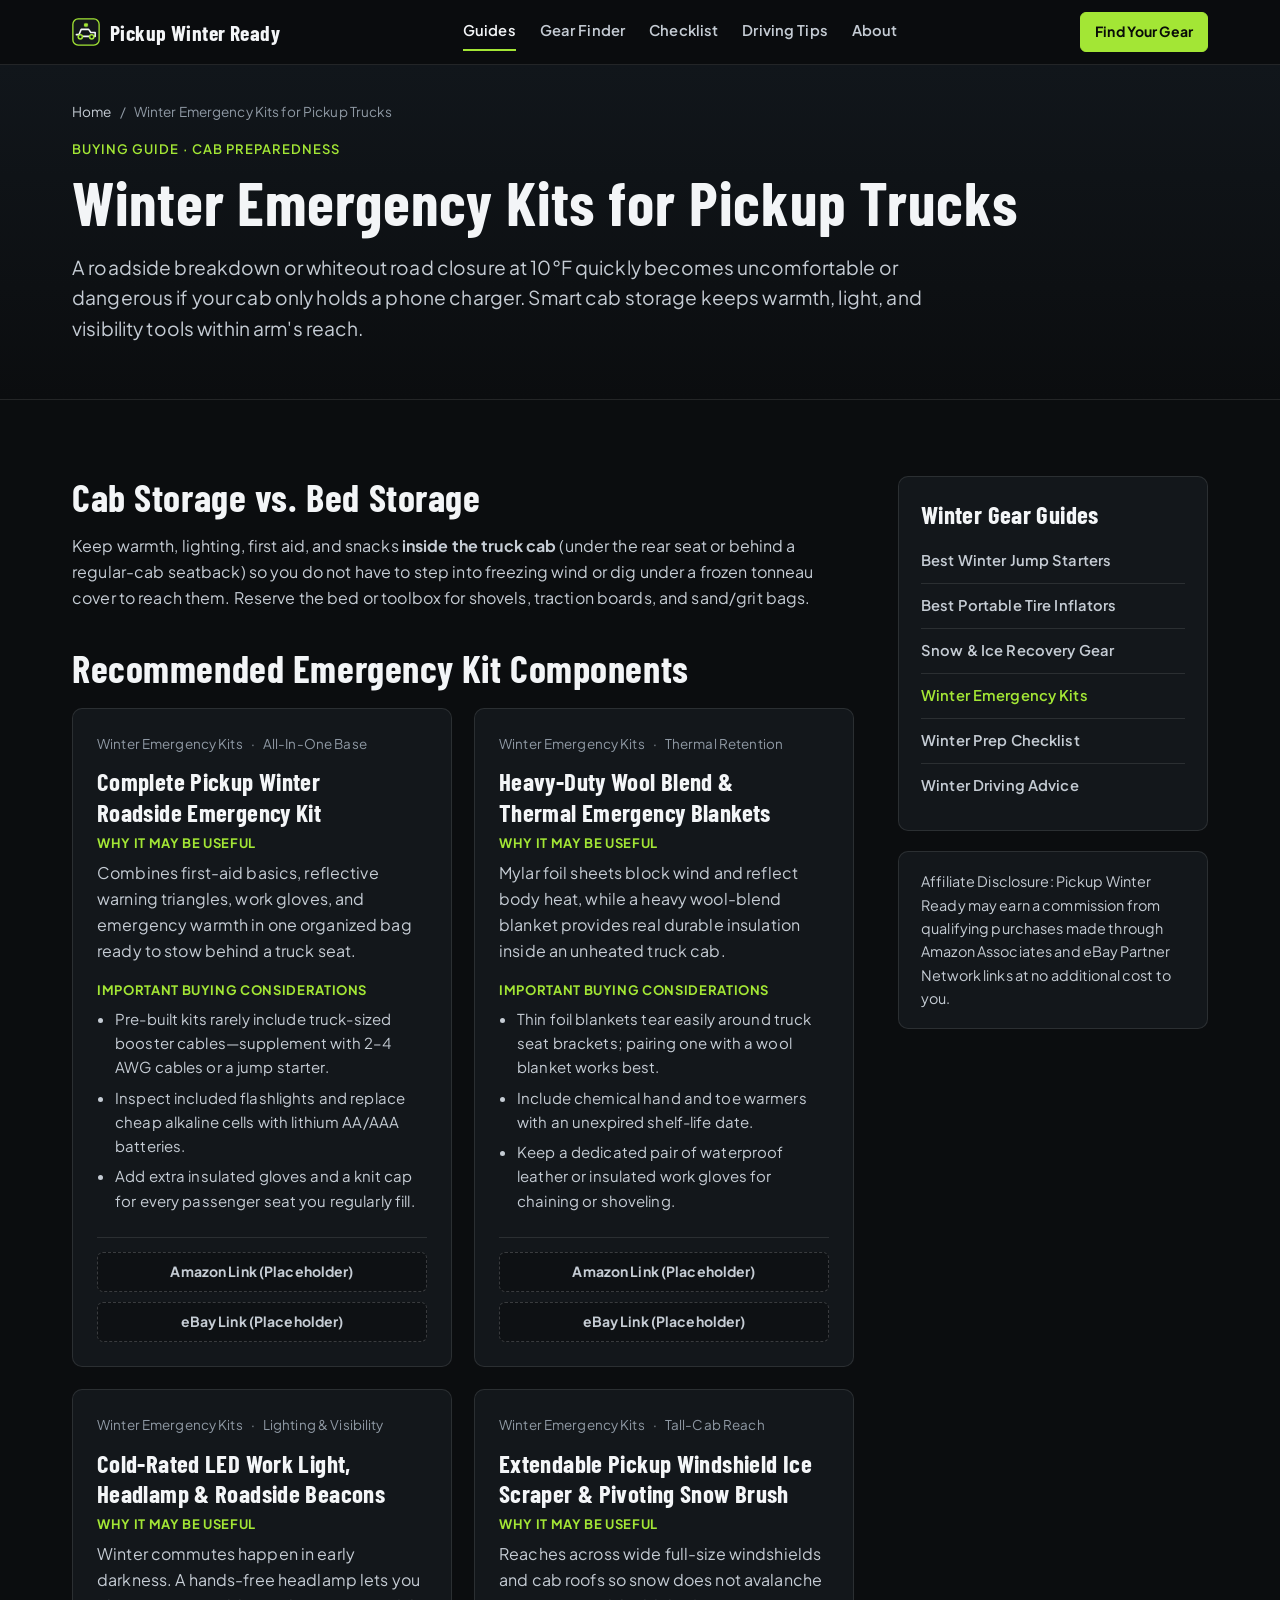
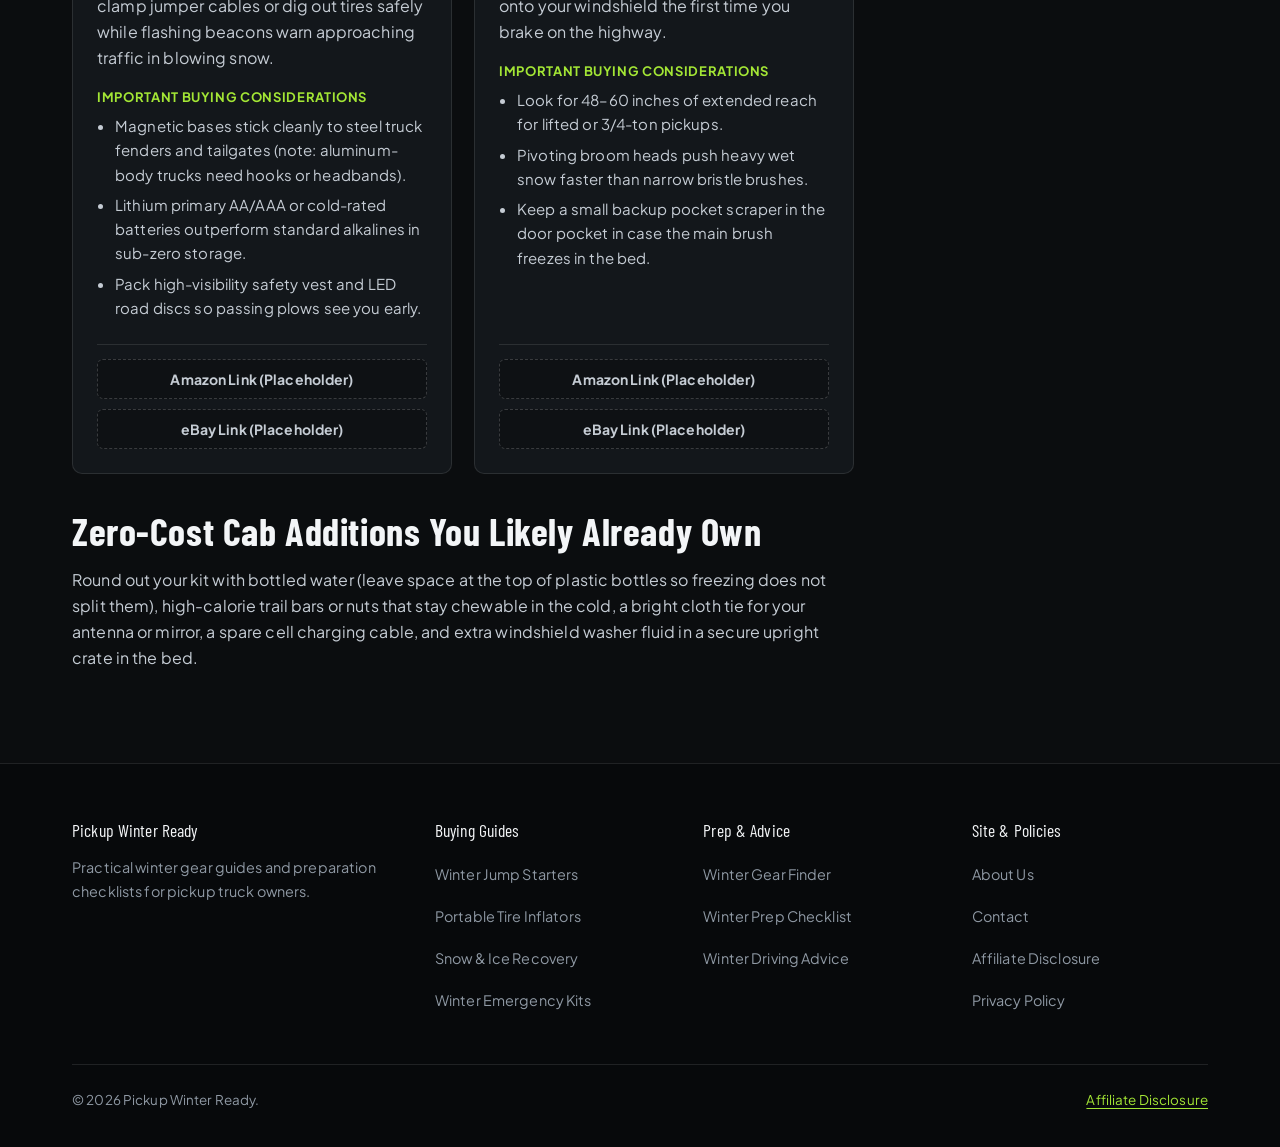
<file: guides/winter-emergency-kits.html>
<!doctype html>
<html lang="en">
  <head>
    <meta charset="UTF-8" />
    <meta name="viewport" content="width=device-width, initial-scale=1.0" />
    <title>Winter Emergency Kits for Pickup Trucks | Pickup Winter Ready</title>
    <meta
      name="description"
      content="What to pack inside a pickup truck winter emergency kit: wool blankets, cold-rated lights, extendable ice scrapers, traction grit, and roadside supplies."
    />
    <link
      rel="canonical"
      href="https://docii1809-tech.github.io/pickup-winter-ready/guides/winter-emergency-kits.html"
    />
    <meta property="og:type" content="article" />
    <meta property="og:site_name" content="Pickup Winter Ready" />
    <meta property="og:title" content="Winter Emergency Kits for Pickup Trucks" />
    <meta
      property="og:description"
      content="Practical cab storage and cold-weather survival supplies for pickup truck drivers in snowbelt and rural regions."
    />
    <meta
      property="og:url"
      content="https://docii1809-tech.github.io/pickup-winter-ready/guides/winter-emergency-kits.html"
    />
    <meta name="twitter:card" content="summary_large_image" />
    <meta name="twitter:title" content="Winter Emergency Kits for Pickup Trucks" />
    <meta
      name="twitter:description"
      content="Practical cab storage and cold-weather survival supplies for pickup truck drivers in snowbelt and rural regions."
    />
    <link rel="preconnect" href="https://fonts.googleapis.com" />
    <link rel="preconnect" href="https://fonts.gstatic.com" crossorigin />
    <link
      href="https://fonts.googleapis.com/css2?family=Barlow+Condensed:wght@600;700&family=JetBrains+Mono:wght@500;600&family=Plus+Jakarta+Sans:wght@400;600;700&display=swap"
      rel="stylesheet"
    />
    <link rel="stylesheet" href="../styles.css" />
    <script type="application/ld+json">
      {
        "@context": "https://schema.org",
        "@type": "Article",
        "headline": "Winter Emergency Kits for Pickup Trucks",
        "description": "Guide to assembling or buying a winter emergency kit tailored for pickup truck cab and bed storage.",
        "author": {
          "@type": "Organization",
          "name": "Pickup Winter Ready"
        },
        "mainEntityOfPage": "https://docii1809-tech.github.io/pickup-winter-ready/guides/winter-emergency-kits.html"
      }
    </script>
  </head>
  <body>
    <a class="skip-link" href="#main-content">Skip to main content</a>

    <header class="site-header">
      <div class="container header-inner">
        <a class="brand-wordmark" href="../index.html">
          <svg class="brand-mark-svg" viewBox="0 0 32 32" fill="none" aria-hidden="true">
            <rect x="1" y="1" width="30" height="30" rx="6" fill="#13171B" stroke="#A3E635" stroke-width="1.5" />
            <path d="M5 19H8L10.5 13H19L21.5 16.5H26.5V21H24.5" stroke="#F3F5F7" stroke-width="1.8" stroke-linecap="round" stroke-linejoin="round" />
            <path d="M11 21H20" stroke="#F3F5F7" stroke-width="1.8" stroke-linecap="round" />
            <circle cx="9.5" cy="21.5" r="2.4" fill="#13171B" stroke="#A3E635" stroke-width="1.8" />
            <circle cx="22.5" cy="21.5" r="2.4" fill="#13171B" stroke="#A3E635" stroke-width="1.8" />
            <path d="M16 6V10M14.2 7L17.8 9M17.8 7L14.2 9" stroke="#A3E635" stroke-width="1.4" stroke-linecap="round" />
          </svg>
          <span>Pickup Winter Ready</span>
        </a>

        <nav class="primary-nav" aria-label="Primary navigation">
          <a href="../index.html#equipment-categories" aria-current="page">Guides</a>
          <a href="../index.html#gear-finder">Gear Finder</a>
          <a href="winter-preparation-checklist.html">Checklist</a>
          <a href="winter-driving-advice.html">Driving Tips</a>
          <a href="../about.html">About</a>
        </nav>

        <div class="header-actions">
          <a class="btn btn-primary btn-sm header-cta" href="../index.html#gear-finder">Find Your Gear</a>
          <button
            type="button"
            id="mobile-menu-toggle"
            class="menu-toggle"
            aria-expanded="false"
            aria-controls="mobile-nav-drawer"
          >
            Menu
          </button>
        </div>
      </div>

      <div id="mobile-nav-drawer" class="mobile-nav-drawer" aria-label="Mobile navigation">
        <nav class="mobile-nav-links">
          <a href="../index.html">Home</a>
          <a href="best-winter-jump-starters.html">Best Winter Jump Starters</a>
          <a href="best-portable-tire-inflators.html">Best Portable Tire Inflators</a>
          <a href="snow-ice-recovery-equipment.html">Snow &amp; Ice Recovery Gear</a>
          <a href="winter-emergency-kits.html" aria-current="page">Winter Emergency Kits</a>
          <a href="winter-preparation-checklist.html">Winter Prep Checklist</a>
          <a href="winter-driving-advice.html">Winter Driving Advice</a>
          <a href="../about.html">About Us</a>
          <a href="../contact.html">Contact</a>
        </nav>
      </div>
    </header>

    <main id="main-content">
      <section class="page-header">
        <div class="container">
          <nav class="breadcrumbs" aria-label="Breadcrumb">
            <a href="../index.html">Home</a>
            <span aria-hidden="true">/</span>
            <span>Winter Emergency Kits for Pickup Trucks</span>
          </nav>
          <span class="kicker">Buying Guide · Cab Preparedness</span>
          <h1>Winter Emergency Kits for Pickup Trucks</h1>
          <p class="lead">
            A roadside breakdown or whiteout road closure at 10&deg;F quickly becomes uncomfortable
            or dangerous if your cab only holds a phone charger. Smart cab storage keeps warmth,
            light, and visibility tools within arm's reach.
          </p>
        </div>
      </section>

      <section class="section">
        <div class="container">
          <div class="article-layout">
            <div>
              <h2>Cab Storage vs. Bed Storage</h2>
              <p>
                Keep warmth, lighting, first aid, and snacks <strong>inside the truck cab</strong>
                (under the rear seat or behind a regular-cab seatback) so you do not have to step
                into freezing wind or dig under a frozen tonneau cover to reach them. Reserve the
                bed or toolbox for shovels, traction boards, and sand/grit bags.
              </p>

              <h2 style="margin-top: 36px;">Recommended Emergency Kit Components</h2>
              <div class="product-grid" style="margin-top: 18px; margin-bottom: 36px;">
                <article class="product-card">
                  <div>
                    <div class="meta-line">
                      <span>Winter Emergency Kits</span>
                      <span aria-hidden="true">&middot;</span>
                      <span>All-In-One Base</span>
                    </div>
                    <h3>Complete Pickup Winter Roadside Emergency Kit</h3>
                    <span class="product-block-label">Why It May Be Useful</span>
                    <p>
                      Combines first-aid basics, reflective warning triangles, work gloves, and
                      emergency warmth in one organized bag ready to stow behind a truck seat.
                    </p>
                    <span class="product-block-label">Important Buying Considerations</span>
                    <ul class="product-details-list">
                      <li>Pre-built kits rarely include truck-sized booster cables—supplement with 2–4 AWG cables or a jump starter.</li>
                      <li>Inspect included flashlights and replace cheap alkaline cells with lithium AA/AAA batteries.</li>
                      <li>Add extra insulated gloves and a knit cap for every passenger seat you regularly fill.</li>
                    </ul>
                  </div>
                  <div class="affiliate-actions">
                    <a class="btn btn-sm" data-product-id="kit-cold-weather-roadside" data-retailer="amazon" href="#affiliate-placeholder">Amazon Link</a>
                    <a class="btn btn-sm" data-product-id="kit-cold-weather-roadside" data-retailer="ebay" href="#affiliate-placeholder">eBay Link</a>
                  </div>
                </article>

                <article class="product-card">
                  <div>
                    <div class="meta-line">
                      <span>Winter Emergency Kits</span>
                      <span aria-hidden="true">&middot;</span>
                      <span>Thermal Retention</span>
                    </div>
                    <h3>Heavy-Duty Wool Blend &amp; Thermal Emergency Blankets</h3>
                    <span class="product-block-label">Why It May Be Useful</span>
                    <p>
                      Mylar foil sheets block wind and reflect body heat, while a heavy wool-blend
                      blanket provides real durable insulation inside an unheated truck cab.
                    </p>
                    <span class="product-block-label">Important Buying Considerations</span>
                    <ul class="product-details-list">
                      <li>Thin foil blankets tear easily around truck seat brackets; pairing one with a wool blanket works best.</li>
                      <li>Include chemical hand and toe warmers with an unexpired shelf-life date.</li>
                      <li>Keep a dedicated pair of waterproof leather or insulated work gloves for chaining or shoveling.</li>
                    </ul>
                  </div>
                  <div class="affiliate-actions">
                    <a class="btn btn-sm" data-product-id="kit-thermal-blankets" data-retailer="amazon" href="#affiliate-placeholder">Amazon Link</a>
                    <a class="btn btn-sm" data-product-id="kit-thermal-blankets" data-retailer="ebay" href="#affiliate-placeholder">eBay Link</a>
                  </div>
                </article>

                <article class="product-card">
                  <div>
                    <div class="meta-line">
                      <span>Winter Emergency Kits</span>
                      <span aria-hidden="true">&middot;</span>
                      <span>Lighting &amp; Visibility</span>
                    </div>
                    <h3>Cold-Rated LED Work Light, Headlamp &amp; Roadside Beacons</h3>
                    <span class="product-block-label">Why It May Be Useful</span>
                    <p>
                      Winter commutes happen in early darkness. A hands-free headlamp lets you clamp
                      jumper cables or dig out tires safely while flashing beacons warn approaching
                      traffic in blowing snow.
                    </p>
                    <span class="product-block-label">Important Buying Considerations</span>
                    <ul class="product-details-list">
                      <li>Magnetic bases stick cleanly to steel truck fenders and tailgates (note: aluminum-body trucks need hooks or headbands).</li>
                      <li>Lithium primary AA/AAA or cold-rated batteries outperform standard alkalines in sub-zero storage.</li>
                      <li>Pack high-visibility safety vest and LED road discs so passing plows see you early.</li>
                    </ul>
                  </div>
                  <div class="affiliate-actions">
                    <a class="btn btn-sm" data-product-id="kit-headlamp-flare" data-retailer="amazon" href="#affiliate-placeholder">Amazon Link</a>
                    <a class="btn btn-sm" data-product-id="kit-headlamp-flare" data-retailer="ebay" href="#affiliate-placeholder">eBay Link</a>
                  </div>
                </article>

                <article class="product-card">
                  <div>
                    <div class="meta-line">
                      <span>Winter Emergency Kits</span>
                      <span aria-hidden="true">&middot;</span>
                      <span>Tall-Cab Reach</span>
                    </div>
                    <h3>Extendable Pickup Windshield Ice Scraper &amp; Pivoting Snow Brush</h3>
                    <span class="product-block-label">Why It May Be Useful</span>
                    <p>
                      Reaches across wide full-size windshields and cab roofs so snow does not
                      avalanche onto your windshield the first time you brake on the highway.
                    </p>
                    <span class="product-block-label">Important Buying Considerations</span>
                    <ul class="product-details-list">
                      <li>Look for 48–60 inches of extended reach for lifted or 3/4-ton pickups.</li>
                      <li>Pivoting broom heads push heavy wet snow faster than narrow bristle brushes.</li>
                      <li>Keep a small backup pocket scraper in the door pocket in case the main brush freezes in the bed.</li>
                    </ul>
                  </div>
                  <div class="affiliate-actions">
                    <a class="btn btn-sm" data-product-id="kit-ice-scraper-brush" data-retailer="amazon" href="#affiliate-placeholder">Amazon Link</a>
                    <a class="btn btn-sm" data-product-id="kit-ice-scraper-brush" data-retailer="ebay" href="#affiliate-placeholder">eBay Link</a>
                  </div>
                </article>
              </div>

              <h2>Zero-Cost Cab Additions You Likely Already Own</h2>
              <p>
                Round out your kit with bottled water (leave space at the top of plastic bottles so
                freezing does not split them), high-calorie trail bars or nuts that stay chewable in
                the cold, a bright cloth tie for your antenna or mirror, a spare cell charging cable,
                and extra windshield washer fluid in a secure upright crate in the bed.
              </p>
            </div>

            <aside>
              <div class="sidebar-box">
                <h3>Winter Gear Guides</h3>
                <ul class="sidebar-links">
                  <li><a href="best-winter-jump-starters.html">Best Winter Jump Starters</a></li>
                  <li><a href="best-portable-tire-inflators.html">Best Portable Tire Inflators</a></li>
                  <li><a href="snow-ice-recovery-equipment.html">Snow &amp; Ice Recovery Gear</a></li>
                  <li><a href="winter-emergency-kits.html" aria-current="page">Winter Emergency Kits</a></li>
                  <li><a href="winter-preparation-checklist.html">Winter Prep Checklist</a></li>
                  <li><a href="winter-driving-advice.html">Winter Driving Advice</a></li>
                </ul>
              </div>
              <div class="disclosure-banner" data-affiliate-disclosure>
                Affiliate Disclosure: Pickup Winter Ready may earn a commission from qualifying
                purchases made through Amazon Associates and eBay Partner Network links at no
                additional cost to you.
              </div>
            </aside>
          </div>
        </div>
      </section>
    </main>

    <footer class="site-footer">
      <div class="container">
        <div class="footer-grid">
          <div>
            <div class="footer-heading">Pickup Winter Ready</div>
            <p style="font-size:0.9rem;color:var(--text-muted);">
              Practical winter gear guides and preparation checklists for pickup truck owners.
            </p>
          </div>
          <div>
            <div class="footer-heading">Buying Guides</div>
            <ul class="footer-list">
              <li><a href="best-winter-jump-starters.html">Winter Jump Starters</a></li>
              <li><a href="best-portable-tire-inflators.html">Portable Tire Inflators</a></li>
              <li><a href="snow-ice-recovery-equipment.html">Snow &amp; Ice Recovery</a></li>
              <li><a href="winter-emergency-kits.html">Winter Emergency Kits</a></li>
            </ul>
          </div>
          <div>
            <div class="footer-heading">Prep &amp; Advice</div>
            <ul class="footer-list">
              <li><a href="../index.html#gear-finder">Winter Gear Finder</a></li>
              <li><a href="winter-preparation-checklist.html">Winter Prep Checklist</a></li>
              <li><a href="winter-driving-advice.html">Winter Driving Advice</a></li>
            </ul>
          </div>
          <div>
            <div class="footer-heading">Site &amp; Policies</div>
            <ul class="footer-list">
              <li><a href="../about.html">About Us</a></li>
              <li><a href="../contact.html">Contact</a></li>
              <li><a href="../affiliate-disclosure.html">Affiliate Disclosure</a></li>
              <li><a href="../privacy.html">Privacy Policy</a></li>
            </ul>
          </div>
        </div>
        <div class="footer-bottom">
          <span>&copy; 2026 Pickup Winter Ready.</span>
          <a href="../affiliate-disclosure.html">Affiliate Disclosure</a>
        </div>
      </div>
    </footer>

    <script src="../affiliate-config.js"></script>
    <script src="../script.js" defer></script>
  </body>
</html>
</file>
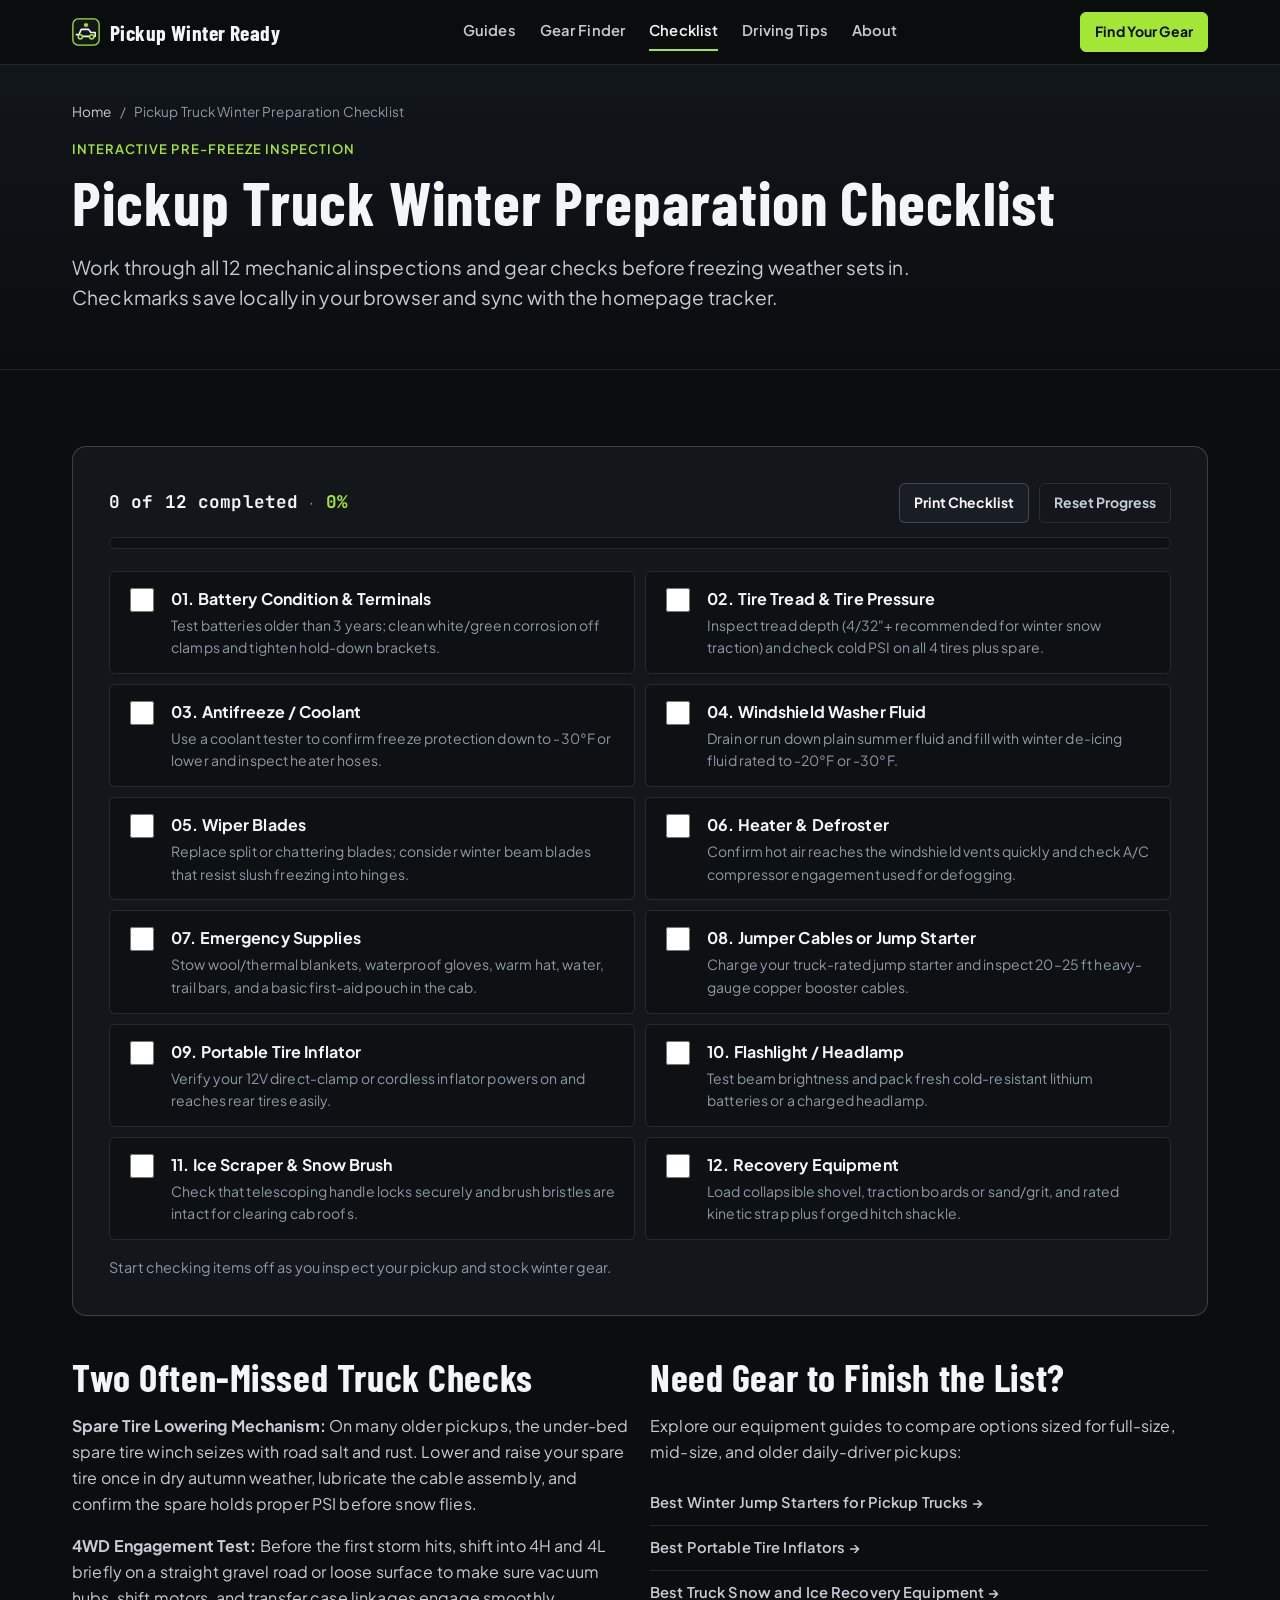
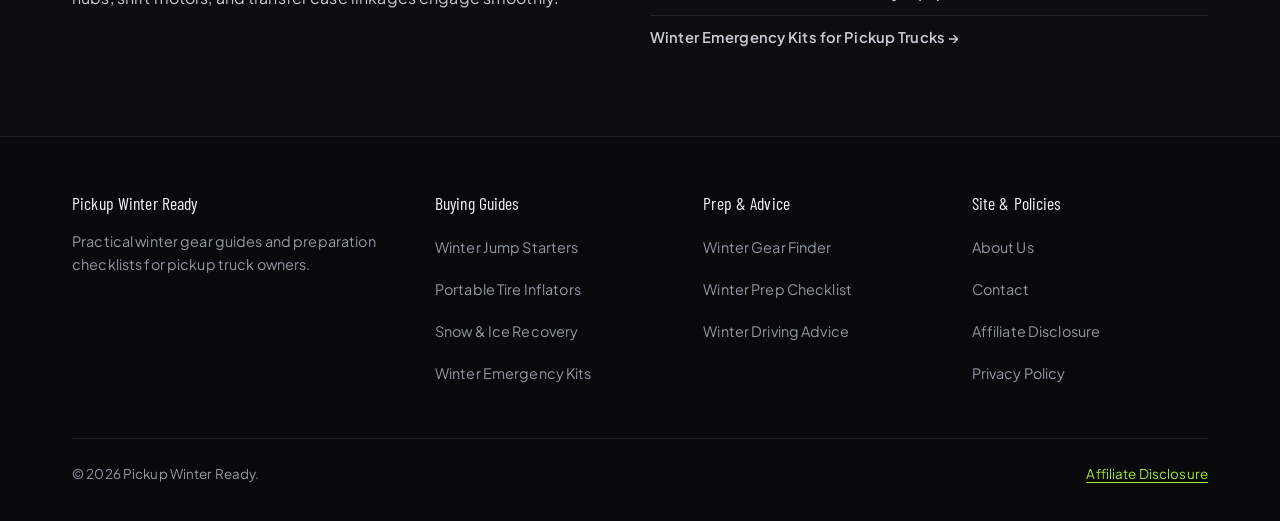
<file: guides/winter-preparation-checklist.html>
<!doctype html>
<html lang="en">
  <head>
    <meta charset="UTF-8" />
    <meta name="viewport" content="width=device-width, initial-scale=1.0" />
    <title>Pickup Truck Winter Preparation Checklist | Pickup Winter Ready</title>
    <meta
      name="description"
      content="Interactive 12-point winter preparation checklist for pickup trucks: battery, tires, coolant, washer fluid, wipers, defroster, recovery gear, and cab supplies."
    />
    <link
      rel="canonical"
      href="https://docii1809-tech.github.io/pickup-winter-ready/guides/winter-preparation-checklist.html"
    />
    <meta property="og:type" content="article" />
    <meta property="og:site_name" content="Pickup Winter Ready" />
    <meta property="og:title" content="Pickup Truck Winter Preparation Checklist" />
    <meta
      property="og:description"
      content="Track your pickup truck's winter maintenance and gear readiness with our interactive 12-point pre-freeze checklist."
    />
    <meta
      property="og:url"
      content="https://docii1809-tech.github.io/pickup-winter-ready/guides/winter-preparation-checklist.html"
    />
    <meta name="twitter:card" content="summary_large_image" />
    <meta name="twitter:title" content="Pickup Truck Winter Preparation Checklist" />
    <meta
      name="twitter:description"
      content="Track your pickup truck's winter maintenance and gear readiness with our interactive 12-point pre-freeze checklist."
    />
    <link rel="preconnect" href="https://fonts.googleapis.com" />
    <link rel="preconnect" href="https://fonts.gstatic.com" crossorigin />
    <link
      href="https://fonts.googleapis.com/css2?family=Barlow+Condensed:wght@600;700&family=JetBrains+Mono:wght@500;600&family=Plus+Jakarta+Sans:wght@400;600;700&display=swap"
      rel="stylesheet"
    />
    <link rel="stylesheet" href="../styles.css" />
    <script type="application/ld+json">
      {
        "@context": "https://schema.org",
        "@type": "HowTo",
        "name": "Pickup Truck Winter Preparation Checklist",
        "description": "Step-by-step mechanical and gear checklist to prepare a pickup truck for snow, ice, and freezing weather.",
        "step": [
          { "@type": "HowToStep", "name": "Inspect battery condition and terminals" },
          { "@type": "HowToStep", "name": "Verify tire tread depth and cold inflation pressure" },
          { "@type": "HowToStep", "name": "Test antifreeze coolant freeze protection" },
          { "@type": "HowToStep", "name": "Switch to sub-zero windshield washer fluid" },
          { "@type": "HowToStep", "name": "Replace worn wiper blades" },
          { "@type": "HowToStep", "name": "Verify cab heater and windshield defroster" },
          { "@type": "HowToStep", "name": "Stock winter emergency cab supplies" },
          { "@type": "HowToStep", "name": "Pack jumper cables or jump starter" },
          { "@type": "HowToStep", "name": "Pack a portable tire inflator" },
          { "@type": "HowToStep", "name": "Verify cold-weather flashlight and spare batteries" },
          { "@type": "HowToStep", "name": "Stow an extendable ice scraper and snow brush" },
          { "@type": "HowToStep", "name": "Load snow and ice recovery equipment" }
        ]
      }
    </script>
  </head>
  <body>
    <a class="skip-link" href="#main-content">Skip to main content</a>

    <header class="site-header">
      <div class="container header-inner">
        <a class="brand-wordmark" href="../index.html">
          <svg class="brand-mark-svg" viewBox="0 0 32 32" fill="none" aria-hidden="true">
            <rect x="1" y="1" width="30" height="30" rx="6" fill="#13171B" stroke="#A3E635" stroke-width="1.5" />
            <path d="M5 19H8L10.5 13H19L21.5 16.5H26.5V21H24.5" stroke="#F3F5F7" stroke-width="1.8" stroke-linecap="round" stroke-linejoin="round" />
            <path d="M11 21H20" stroke="#F3F5F7" stroke-width="1.8" stroke-linecap="round" />
            <circle cx="9.5" cy="21.5" r="2.4" fill="#13171B" stroke="#A3E635" stroke-width="1.8" />
            <circle cx="22.5" cy="21.5" r="2.4" fill="#13171B" stroke="#A3E635" stroke-width="1.8" />
            <path d="M16 6V10M14.2 7L17.8 9M17.8 7L14.2 9" stroke="#A3E635" stroke-width="1.4" stroke-linecap="round" />
          </svg>
          <span>Pickup Winter Ready</span>
        </a>

        <nav class="primary-nav" aria-label="Primary navigation">
          <a href="../index.html#equipment-categories">Guides</a>
          <a href="../index.html#gear-finder">Gear Finder</a>
          <a href="winter-preparation-checklist.html" aria-current="page">Checklist</a>
          <a href="winter-driving-advice.html">Driving Tips</a>
          <a href="../about.html">About</a>
        </nav>

        <div class="header-actions">
          <a class="btn btn-primary btn-sm header-cta" href="../index.html#gear-finder">Find Your Gear</a>
          <button
            type="button"
            id="mobile-menu-toggle"
            class="menu-toggle"
            aria-expanded="false"
            aria-controls="mobile-nav-drawer"
          >
            Menu
          </button>
        </div>
      </div>

      <div id="mobile-nav-drawer" class="mobile-nav-drawer" aria-label="Mobile navigation">
        <nav class="mobile-nav-links">
          <a href="../index.html">Home</a>
          <a href="best-winter-jump-starters.html">Best Winter Jump Starters</a>
          <a href="best-portable-tire-inflators.html">Best Portable Tire Inflators</a>
          <a href="snow-ice-recovery-equipment.html">Snow &amp; Ice Recovery Gear</a>
          <a href="winter-emergency-kits.html">Winter Emergency Kits</a>
          <a href="winter-preparation-checklist.html" aria-current="page">Winter Prep Checklist</a>
          <a href="winter-driving-advice.html">Winter Driving Advice</a>
          <a href="../about.html">About Us</a>
          <a href="../contact.html">Contact</a>
        </nav>
      </div>
    </header>

    <main id="main-content">
      <section class="page-header">
        <div class="container">
          <nav class="breadcrumbs" aria-label="Breadcrumb">
            <a href="../index.html">Home</a>
            <span aria-hidden="true">/</span>
            <span>Pickup Truck Winter Preparation Checklist</span>
          </nav>
          <span class="kicker">Interactive Pre-Freeze Inspection</span>
          <h1>Pickup Truck Winter Preparation Checklist</h1>
          <p class="lead">
            Work through all 12 mechanical inspections and gear checks before freezing weather sets
            in. Checkmarks save locally in your browser and sync with the homepage tracker.
          </p>
        </div>
      </section>

      <section class="section">
        <div class="container">
          <div class="tool-panel" data-checklist-root>
            <div class="checklist-progress-header">
              <div>
                <strong class="tabular" data-checklist-count style="color:var(--text-primary);font-size:1.1rem;">0 of 12 completed</strong>
                <span style="margin:0 8px;color:var(--text-muted);">&middot;</span>
                <span class="tabular" data-checklist-percent style="color:var(--accent-lime);font-weight:700;font-size:1.1rem;">0%</span>
              </div>
              <div class="no-print" style="display:flex;gap:10px;flex-wrap:wrap;">
                <button type="button" class="btn btn-secondary btn-sm" data-checklist-print>
                  Print Checklist
                </button>
                <button type="button" class="btn btn-ghost btn-sm" data-checklist-reset>
                  Reset Progress
                </button>
              </div>
            </div>

            <div class="progress-track" aria-hidden="true">
              <div class="progress-fill" data-checklist-bar></div>
            </div>

            <div class="checklist-items is-two-col">
              <label class="checklist-row">
                <input class="checklist-checkbox" type="checkbox" data-check-id="battery" />
                <span>
                  <span class="checklist-title">01. Battery Condition &amp; Terminals</span>
                  <span class="checklist-note">Test batteries older than 3 years; clean white/green corrosion off clamps and tighten hold-down brackets.</span>
                </span>
              </label>

              <label class="checklist-row">
                <input class="checklist-checkbox" type="checkbox" data-check-id="tires" />
                <span>
                  <span class="checklist-title">02. Tire Tread &amp; Tire Pressure</span>
                  <span class="checklist-note">Inspect tread depth (4/32&quot;+ recommended for winter snow traction) and check cold PSI on all 4 tires plus spare.</span>
                </span>
              </label>

              <label class="checklist-row">
                <input class="checklist-checkbox" type="checkbox" data-check-id="coolant" />
                <span>
                  <span class="checklist-title">03. Antifreeze / Coolant</span>
                  <span class="checklist-note">Use a coolant tester to confirm freeze protection down to -30&deg;F or lower and inspect heater hoses.</span>
                </span>
              </label>

              <label class="checklist-row">
                <input class="checklist-checkbox" type="checkbox" data-check-id="washer" />
                <span>
                  <span class="checklist-title">04. Windshield Washer Fluid</span>
                  <span class="checklist-note">Drain or run down plain summer fluid and fill with winter de-icing fluid rated to -20&deg;F or -30&deg;F.</span>
                </span>
              </label>

              <label class="checklist-row">
                <input class="checklist-checkbox" type="checkbox" data-check-id="wipers" />
                <span>
                  <span class="checklist-title">05. Wiper Blades</span>
                  <span class="checklist-note">Replace split or chattering blades; consider winter beam blades that resist slush freezing into hinges.</span>
                </span>
              </label>

              <label class="checklist-row">
                <input class="checklist-checkbox" type="checkbox" data-check-id="heater" />
                <span>
                  <span class="checklist-title">06. Heater &amp; Defroster</span>
                  <span class="checklist-note">Confirm hot air reaches the windshield vents quickly and check A/C compressor engagement used for defogging.</span>
                </span>
              </label>

              <label class="checklist-row">
                <input class="checklist-checkbox" type="checkbox" data-check-id="emergency" />
                <span>
                  <span class="checklist-title">07. Emergency Supplies</span>
                  <span class="checklist-note">Stow wool/thermal blankets, waterproof gloves, warm hat, water, trail bars, and a basic first-aid pouch in the cab.</span>
                </span>
              </label>

              <label class="checklist-row">
                <input class="checklist-checkbox" type="checkbox" data-check-id="jumpstart" />
                <span>
                  <span class="checklist-title">08. Jumper Cables or Jump Starter</span>
                  <span class="checklist-note">Charge your truck-rated jump starter and inspect 20–25 ft heavy-gauge copper booster cables.</span>
                </span>
              </label>

              <label class="checklist-row">
                <input class="checklist-checkbox" type="checkbox" data-check-id="inflator" />
                <span>
                  <span class="checklist-title">09. Portable Tire Inflator</span>
                  <span class="checklist-note">Verify your 12V direct-clamp or cordless inflator powers on and reaches rear tires easily.</span>
                </span>
              </label>

              <label class="checklist-row">
                <input class="checklist-checkbox" type="checkbox" data-check-id="flashlight" />
                <span>
                  <span class="checklist-title">10. Flashlight / Headlamp</span>
                  <span class="checklist-note">Test beam brightness and pack fresh cold-resistant lithium batteries or a charged headlamp.</span>
                </span>
              </label>

              <label class="checklist-row">
                <input class="checklist-checkbox" type="checkbox" data-check-id="scraper" />
                <span>
                  <span class="checklist-title">11. Ice Scraper &amp; Snow Brush</span>
                  <span class="checklist-note">Check that telescoping handle locks securely and brush bristles are intact for clearing cab roofs.</span>
                </span>
              </label>

              <label class="checklist-row">
                <input class="checklist-checkbox" type="checkbox" data-check-id="recovery" />
                <span>
                  <span class="checklist-title">12. Recovery Equipment</span>
                  <span class="checklist-note">Load collapsible shovel, traction boards or sand/grit, and rated kinetic strap plus forged hitch shackle.</span>
                </span>
              </label>
            </div>

            <p data-checklist-status style="margin-top:16px;margin-bottom:0;font-size:0.9rem;color:var(--text-muted);"></p>
          </div>

          <div class="grid-2" style="margin-top: 40px;">
            <div>
              <h2>Two Often-Missed Truck Checks</h2>
              <p>
                <strong>Spare Tire Lowering Mechanism:</strong> On many older pickups, the under-bed
                spare tire winch seizes with road salt and rust. Lower and raise your spare tire
                once in dry autumn weather, lubricate the cable assembly, and confirm the spare
                holds proper PSI before snow flies.
              </p>
              <p>
                <strong>4WD Engagement Test:</strong> Before the first storm hits, shift into 4H and
                4L briefly on a straight gravel road or loose surface to make sure vacuum hubs,
                shift motors, and transfer case linkages engage smoothly.
              </p>
            </div>

            <div>
              <h2>Need Gear to Finish the List?</h2>
              <p>
                Explore our equipment guides to compare options sized for full-size, mid-size, and
                older daily-driver pickups:
              </p>
              <ul class="sidebar-links">
                <li><a href="best-winter-jump-starters.html">Best Winter Jump Starters for Pickup Trucks &rarr;</a></li>
                <li><a href="best-portable-tire-inflators.html">Best Portable Tire Inflators &rarr;</a></li>
                <li><a href="snow-ice-recovery-equipment.html">Best Truck Snow and Ice Recovery Equipment &rarr;</a></li>
                <li><a href="winter-emergency-kits.html">Winter Emergency Kits for Pickup Trucks &rarr;</a></li>
              </ul>
            </div>
          </div>
        </div>
      </section>
    </main>

    <footer class="site-footer">
      <div class="container">
        <div class="footer-grid">
          <div>
            <div class="footer-heading">Pickup Winter Ready</div>
            <p style="font-size:0.9rem;color:var(--text-muted);">
              Practical winter gear guides and preparation checklists for pickup truck owners.
            </p>
          </div>
          <div>
            <div class="footer-heading">Buying Guides</div>
            <ul class="footer-list">
              <li><a href="best-winter-jump-starters.html">Winter Jump Starters</a></li>
              <li><a href="best-portable-tire-inflators.html">Portable Tire Inflators</a></li>
              <li><a href="snow-ice-recovery-equipment.html">Snow &amp; Ice Recovery</a></li>
              <li><a href="winter-emergency-kits.html">Winter Emergency Kits</a></li>
            </ul>
          </div>
          <div>
            <div class="footer-heading">Prep &amp; Advice</div>
            <ul class="footer-list">
              <li><a href="../index.html#gear-finder">Winter Gear Finder</a></li>
              <li><a href="winter-preparation-checklist.html">Winter Prep Checklist</a></li>
              <li><a href="winter-driving-advice.html">Winter Driving Advice</a></li>
            </ul>
          </div>
          <div>
            <div class="footer-heading">Site &amp; Policies</div>
            <ul class="footer-list">
              <li><a href="../about.html">About Us</a></li>
              <li><a href="../contact.html">Contact</a></li>
              <li><a href="../affiliate-disclosure.html">Affiliate Disclosure</a></li>
              <li><a href="../privacy.html">Privacy Policy</a></li>
            </ul>
          </div>
        </div>
        <div class="footer-bottom">
          <span>&copy; 2026 Pickup Winter Ready.</span>
          <a href="../affiliate-disclosure.html">Affiliate Disclosure</a>
        </div>
      </div>
    </footer>

    <script src="../affiliate-config.js"></script>
    <script src="../script.js" defer></script>
  </body>
</html>
</file>
<file: styles.css>
/* ==========================================================================
   PICKUP WINTER READY — PRODUCTION STYLESHEET
   Dark charcoal & obsidian canvas, bright winter lime-green accents,
   mobile-first touch targets, tabular metrics, zero horizontal overflow.
   ========================================================================== */

:root {
  --bg-canvas: #0b0d0f;
  --bg-surface: #13171b;
  --bg-surface-elevated: #191e24;
  --bg-input: #0e1114;
  --border-hairline: rgba(255, 255, 255, 0.1);
  --border-strong: rgba(255, 255, 255, 0.18);
  --text-primary: #f3f5f7;
  --text-secondary: #c5ccd4;
  --text-muted: #8f99a4;
  --accent-lime: #a3e635;
  --accent-lime-hover: #bef264;
  --accent-lime-dim: rgba(163, 230, 53, 0.12);
  --accent-lime-border: rgba(163, 230, 53, 0.35);
  --text-on-lime: #090c08;
  --warning-amber: #fbbf24;
  --danger-red: #f87171;
  --radius-sm: 6px;
  --radius-md: 10px;
  --radius-lg: 14px;
  --font-display: "Barlow Condensed", "Arial Narrow", "Trebuchet MS", sans-serif;
  --font-body: "Plus Jakarta Sans", -apple-system, BlinkMacSystemFont, "Segoe UI", Roboto, sans-serif;
  --font-mono: "JetBrains Mono", ui-monospace, SFMono-Regular, Menlo, Consolas, monospace;
  --container-max: 1200px;
  --transition-fast: 180ms cubic-bezier(0.16, 1, 0.3, 1);
}

*,
*::before,
*::after {
  box-sizing: border-box;
}

html {
  font-size: 16px;
  scroll-behavior: smooth;
  overflow-x: clip;
  background-color: var(--bg-canvas);
  color: var(--text-primary);
}

body {
  margin: 0;
  padding: 0;
  font-family: var(--font-body);
  font-size: 1rem;
  line-height: 1.62;
  letter-spacing: 0.008em;
  color: var(--text-secondary);
  background-color: var(--bg-canvas);
  overflow-x: clip;
  -webkit-font-smoothing: antialiased;
}

img,
svg {
  display: block;
  max-width: 100%;
}

a {
  color: var(--accent-lime);
  text-decoration-thickness: 1px;
  text-underline-offset: 3px;
  transition: color var(--transition-fast);
}

a:hover {
  color: var(--accent-lime-hover);
}

:focus-visible {
  outline: 2px solid var(--accent-lime);
  outline-offset: 3px;
}

.sr-only {
  position: absolute;
  width: 1px;
  height: 1px;
  padding: 0;
  margin: -1px;
  overflow: hidden;
  clip: rect(0, 0, 0, 0);
  white-space: nowrap;
  border: 0;
}

.skip-link {
  position: absolute;
  left: -9999px;
  top: 0;
  z-index: 1000;
  padding: 12px 18px;
  background: var(--accent-lime);
  color: var(--text-on-lime);
  font-weight: 700;
  text-decoration: none;
}

.skip-link:focus {
  left: 12px;
  top: 12px;
  border-radius: var(--radius-sm);
}

/* Container & Layout */
.container {
  width: 100%;
  max-width: var(--container-max);
  margin: 0 auto;
  padding-left: 20px;
  padding-right: 20px;
}

@media (min-width: 768px) {
  .container {
    padding-left: 32px;
    padding-right: 32px;
  }
}

.section {
  padding-top: 56px;
  padding-bottom: 56px;
  border-top: 1px solid var(--border-hairline);
}

@media (min-width: 900px) {
  .section {
    padding-top: 76px;
    padding-bottom: 76px;
  }
}

.section-tight {
  padding-top: 40px;
  padding-bottom: 40px;
  border-top: 1px solid var(--border-hairline);
}

.section-surface {
  background-color: var(--bg-surface);
}

/* Typography */
h1,
h2,
h3,
h4 {
  font-family: var(--font-display);
  color: var(--text-primary);
  margin-top: 0;
  font-weight: 700;
  letter-spacing: 0.015em;
  text-wrap: balance;
}

h1 {
  font-size: clamp(2.35rem, 4.8vw, 3.85rem);
  line-height: 1.04;
  margin-bottom: 18px;
}

h2 {
  font-size: clamp(1.75rem, 3vw, 2.5rem);
  line-height: 1.12;
  margin-bottom: 14px;
}

h3 {
  font-size: clamp(1.25rem, 2vw, 1.55rem);
  line-height: 1.22;
  margin-bottom: 10px;
}

h4 {
  font-size: 1.15rem;
  line-height: 1.3;
  margin-bottom: 8px;
}

p {
  margin-top: 0;
  margin-bottom: 16px;
  max-width: 72ch;
}

.lead {
  font-size: clamp(1.05rem, 1.5vw, 1.2rem);
  line-height: 1.58;
  color: var(--text-secondary);
  max-width: 62ch;
}

.kicker {
  display: block;
  font-size: 0.8125rem;
  font-weight: 600;
  letter-spacing: 0.08em;
  text-transform: uppercase;
  color: var(--accent-lime);
  margin-bottom: 10px;
}

.meta-line {
  display: flex;
  flex-wrap: wrap;
  align-items: center;
  gap: 8px;
  font-size: 0.84rem;
  color: var(--text-muted);
  margin-bottom: 12px;
}

.tabular {
  font-family: var(--font-mono);
  font-variant-numeric: tabular-nums;
}

/* Top Bar — Strict 3-Zone Contract */
.site-header {
  position: sticky;
  top: 0;
  z-index: 100;
  background-color: rgba(11, 13, 15, 0.94);
  backdrop-filter: blur(10px);
  border-bottom: 1px solid var(--border-hairline);
}

.header-inner {
  display: flex;
  align-items: center;
  justify-content: space-between;
  gap: 24px;
  min-height: 64px;
}

.brand-wordmark {
  display: inline-flex;
  align-items: center;
  gap: 10px;
  font-family: var(--font-display);
  font-size: 1.2rem;
  font-weight: 700;
  letter-spacing: 0.02em;
  color: var(--text-primary);
  text-decoration: none;
  white-space: nowrap;
  flex-shrink: 0;
}

@media (min-width: 420px) {
  .brand-wordmark {
    font-size: 1.35rem;
  }
}

.brand-wordmark:hover {
  color: var(--accent-lime);
}

.brand-mark-svg {
  width: 28px;
  height: 28px;
  flex-shrink: 0;
}

.primary-nav {
  display: none;
  align-items: center;
  gap: 24px;
}

.primary-nav a {
  color: var(--text-secondary);
  text-decoration: none;
  font-size: 0.92rem;
  font-weight: 600;
  white-space: nowrap;
  flex-shrink: 0;
  padding: 6px 0;
  border-bottom: 2px solid transparent;
  transition: color var(--transition-fast), border-color var(--transition-fast);
}

.primary-nav a:hover,
.primary-nav a[aria-current="page"] {
  color: var(--text-primary);
  border-bottom-color: var(--accent-lime);
}

.header-actions {
  display: flex;
  align-items: center;
  gap: 12px;
  flex-shrink: 0;
}

.header-cta {
  display: none;
}

@media (min-width: 960px) {
  .primary-nav {
    display: flex;
  }
  .header-cta {
    display: inline-flex;
  }
  .menu-toggle {
    display: none !important;
  }
}

.menu-toggle {
  display: inline-flex;
  align-items: center;
  justify-content: center;
  min-width: 44px;
  min-height: 44px;
  padding: 8px 12px;
  background: var(--bg-surface-elevated);
  border: 1px solid var(--border-strong);
  border-radius: var(--radius-sm);
  color: var(--text-primary);
  font-family: var(--font-body);
  font-size: 0.9rem;
  font-weight: 600;
  cursor: pointer;
  white-space: nowrap;
}

.menu-toggle:hover {
  border-color: var(--accent-lime);
  color: var(--accent-lime);
}

/* Mobile Navigation Drawer */
.mobile-nav-drawer {
  display: none;
  background: var(--bg-surface);
  border-bottom: 1px solid var(--border-strong);
  padding: 16px 20px 24px;
}

.mobile-nav-drawer.is-open {
  display: block;
}

.mobile-nav-links {
  display: flex;
  flex-direction: column;
  gap: 6px;
  margin-bottom: 16px;
}

.mobile-nav-links a {
  display: flex;
  align-items: center;
  min-height: 44px;
  padding: 10px 12px;
  border-radius: var(--radius-sm);
  color: var(--text-primary);
  text-decoration: none;
  font-weight: 600;
  border: 1px solid transparent;
}

.mobile-nav-links a:hover,
.mobile-nav-links a[aria-current="page"] {
  background: var(--bg-surface-elevated);
  border-color: var(--border-hairline);
  color: var(--accent-lime);
}

/* Buttons */
.btn {
  display: inline-flex;
  align-items: center;
  justify-content: center;
  gap: 8px;
  min-height: 44px;
  max-width: 100%;
  padding: 11px 20px;
  font-family: var(--font-body);
  font-size: 0.9375rem;
  font-weight: 700;
  line-height: 1.25;
  text-align: center;
  text-decoration: none;
  border-radius: var(--radius-sm);
  border: 1px solid transparent;
  cursor: pointer;
  white-space: normal;
  flex-shrink: 0;
  transition: transform var(--transition-fast), background-color var(--transition-fast), border-color var(--transition-fast), color var(--transition-fast);
}

@media (min-width: 480px) {
  .btn {
    white-space: nowrap;
  }
}

.btn:active {
  transform: translateY(1px);
}

.btn-primary {
  background-color: var(--accent-lime);
  color: var(--text-on-lime);
  border-color: var(--accent-lime);
}

.btn-primary:hover {
  background-color: var(--accent-lime-hover);
  border-color: var(--accent-lime-hover);
  color: var(--text-on-lime);
}

.btn-secondary {
  background-color: var(--bg-surface-elevated);
  color: var(--text-primary);
  border-color: var(--border-strong);
}

.btn-secondary:hover {
  border-color: var(--accent-lime);
  color: var(--accent-lime);
}

.btn-ghost {
  background-color: transparent;
  color: var(--text-secondary);
  border-color: var(--border-hairline);
}

.btn-ghost:hover {
  border-color: var(--accent-lime);
  color: var(--accent-lime);
}

.btn-placeholder {
  background-color: var(--bg-input);
  color: var(--text-secondary);
  border: 1px dashed var(--border-strong);
}

.btn-placeholder:hover {
  border-color: var(--accent-lime);
  color: var(--text-primary);
}

.btn-sm {
  min-height: 40px;
  padding: 8px 14px;
  font-size: 0.875rem;
}

.btn-block {
  width: 100%;
}

/* Hero Section */
.hero {
  padding-top: 44px;
  padding-bottom: 56px;
  background:
    radial-gradient(900px 420px at 82% 18%, rgba(163, 230, 53, 0.08), transparent 60%),
    linear-gradient(180deg, #0e1216 0%, var(--bg-canvas) 100%);
}

@media (min-width: 960px) {
  .hero {
    padding-top: 64px;
    padding-bottom: 72px;
  }
}

.hero-grid {
  display: grid;
  grid-template-columns: 1fr;
  gap: 36px;
  align-items: center;
}

@media (min-width: 960px) {
  .hero-grid {
    grid-template-columns: 1.05fr 0.95fr;
    gap: 48px;
  }
}

.hero-actions {
  display: flex;
  flex-wrap: wrap;
  gap: 12px;
  margin-top: 26px;
}

.hero-disclosure {
  margin-top: 20px;
  font-size: 0.84rem;
  color: var(--text-muted);
  max-width: 58ch;
}

/* Original Winter Pickup Visual Stage (CSS + SVG) */
.truck-stage {
  position: relative;
  border-radius: var(--radius-lg);
  border: 1px solid var(--border-strong);
  background: linear-gradient(180deg, #10161d 0%, #151c24 58%, #0d1014 100%);
  overflow: hidden;
  padding: 20px 20px 14px;
}

.truck-stage-top {
  display: flex;
  justify-content: space-between;
  align-items: center;
  gap: 12px;
  margin-bottom: 10px;
  font-size: 0.8rem;
  color: var(--text-muted);
}

.truck-scene-svg {
  width: 100%;
  height: auto;
  aspect-ratio: 16 / 10;
}

.snow-drift-anim {
  animation: snowFloat 7s ease-in-out infinite;
}

.snow-drift-anim-slow {
  animation: snowFloat 11s ease-in-out infinite reverse;
}

@keyframes snowFloat {
  0%, 100% {
    transform: translateY(0px) translateX(0px);
    opacity: 0.55;
  }
  50% {
    transform: translateY(10px) translateX(6px);
    opacity: 0.85;
  }
}

@media (prefers-reduced-motion: reduce) {
  .snow-drift-anim,
  .snow-drift-anim-slow {
    animation: none;
  }
}

/* Quick Access Strip below Hero */
.quick-strip {
  display: grid;
  grid-template-columns: 1fr;
  gap: 16px;
  margin-top: 36px;
  padding-top: 28px;
  border-top: 1px solid var(--border-hairline);
}

@media (min-width: 640px) {
  .quick-strip {
    grid-template-columns: repeat(2, 1fr);
  }
}

@media (min-width: 960px) {
  .quick-strip {
    grid-template-columns: repeat(4, 1fr);
  }
}

.quick-metric {
  display: flex;
  flex-direction: column;
  gap: 4px;
}

.quick-metric-title {
  font-family: var(--font-display);
  font-size: 1.15rem;
  font-weight: 700;
  color: var(--text-primary);
}

.quick-metric-desc {
  font-size: 0.875rem;
  color: var(--text-muted);
  margin: 0;
}

/* Grids & Cards */
.grid-2 {
  display: grid;
  grid-template-columns: 1fr;
  gap: 20px;
}

.grid-3 {
  display: grid;
  grid-template-columns: 1fr;
  gap: 20px;
}

.grid-4 {
  display: grid;
  grid-template-columns: 1fr;
  gap: 20px;
}

@media (min-width: 680px) {
  .grid-2,
  .grid-3,
  .grid-4 {
    grid-template-columns: repeat(2, 1fr);
  }
}

@media (min-width: 1024px) {
  .grid-3 {
    grid-template-columns: repeat(3, 1fr);
  }
  .grid-4 {
    grid-template-columns: repeat(4, 1fr);
  }
}

.card {
  display: flex;
  flex-direction: column;
  justify-content: space-between;
  background-color: var(--bg-surface);
  border: 1px solid var(--border-hairline);
  border-radius: var(--radius-md);
  padding: 24px;
  transition: transform var(--transition-fast), border-color var(--transition-fast);
}

.card:hover {
  border-color: var(--border-strong);
  transform: translateY(-2px);
}

.card-elevated {
  background-color: var(--bg-surface-elevated);
}

.card-icon-wrap {
  width: 48px;
  height: 48px;
  display: flex;
  align-items: center;
  justify-content: center;
  border-radius: var(--radius-sm);
  background: var(--accent-lime-dim);
  border: 1px solid var(--accent-lime-border);
  color: var(--accent-lime);
  margin-bottom: 16px;
}

.card-link-row {
  margin-top: 18px;
  padding-top: 14px;
  border-top: 1px solid var(--border-hairline);
  display: flex;
  align-items: center;
  justify-content: space-between;
  gap: 12px;
}

/* Product Cards */
.product-grid {
  display: grid;
  grid-template-columns: 1fr;
  gap: 22px;
}

@media (min-width: 768px) {
  .product-grid {
    grid-template-columns: repeat(2, 1fr);
  }
}

.product-card {
  display: flex;
  flex-direction: column;
  justify-content: space-between;
  background-color: var(--bg-surface);
  border: 1px solid var(--border-hairline);
  border-radius: var(--radius-md);
  padding: 24px;
  gap: 18px;
}

.product-card-visual {
  display: flex;
  align-items: center;
  justify-content: space-between;
  gap: 16px;
  padding: 16px;
  background: var(--bg-input);
  border: 1px solid var(--border-hairline);
  border-radius: var(--radius-sm);
}

.product-card-svg {
  width: 64px;
  height: 48px;
  flex-shrink: 0;
}

.product-card h3 {
  margin-bottom: 6px;
}

.product-details-list {
  margin: 0;
  padding-left: 18px;
  font-size: 0.9375rem;
  color: var(--text-secondary);
}

.product-details-list li {
  margin-bottom: 6px;
}

.product-block-label {
  display: block;
  font-size: 0.8125rem;
  font-weight: 700;
  letter-spacing: 0.05em;
  text-transform: uppercase;
  color: var(--accent-lime);
  margin-bottom: 6px;
}

.affiliate-actions {
  display: flex;
  flex-wrap: wrap;
  gap: 10px;
  padding-top: 14px;
  border-top: 1px solid var(--border-hairline);
}

.affiliate-actions .btn {
  flex: 1 1 160px;
}

.affiliate-status-note {
  width: 100%;
  font-size: 0.8rem;
  color: var(--text-muted);
  margin: 4px 0 0;
}

/* Interactive Tool Panels (Gear Finder & Checklist) */
.tool-panel {
  background-color: var(--bg-surface);
  border: 1px solid var(--border-strong);
  border-radius: var(--radius-lg);
  padding: 24px;
}

@media (min-width: 768px) {
  .tool-panel {
    padding: 36px;
  }
}

.finder-grid {
  display: grid;
  grid-template-columns: 1fr;
  gap: 28px;
}

@media (min-width: 960px) {
  .finder-grid {
    grid-template-columns: 1fr 1fr;
    gap: 36px;
    align-items: start;
  }
}

.form-group {
  margin-bottom: 20px;
}

.form-label {
  display: block;
  font-weight: 700;
  font-size: 0.95rem;
  color: var(--text-primary);
  margin-bottom: 8px;
}

.form-select,
.form-input,
.form-textarea {
  width: 100%;
  min-height: 46px;
  padding: 10px 14px;
  background-color: var(--bg-input);
  border: 1px solid var(--border-strong);
  border-radius: var(--radius-sm);
  color: var(--text-primary);
  font-family: var(--font-body);
  font-size: 0.95rem;
}

.form-textarea {
  min-height: 120px;
  resize: vertical;
}

.form-select:focus,
.form-input:focus,
.form-textarea:focus {
  outline: 2px solid var(--accent-lime);
  outline-offset: 1px;
  border-color: var(--accent-lime);
}

.segmented-row {
  display: grid;
  grid-template-columns: repeat(auto-fit, minmax(150px, 1fr));
  gap: 8px;
}

code {
  overflow-wrap: anywhere;
}

.segmented-btn {
  min-height: 44px;
  padding: 10px 12px;
  background-color: var(--bg-input);
  border: 1px solid var(--border-strong);
  border-radius: var(--radius-sm);
  color: var(--text-secondary);
  font-family: var(--font-body);
  font-size: 0.9rem;
  font-weight: 600;
  cursor: pointer;
  text-align: center;
  transition: background-color var(--transition-fast), border-color var(--transition-fast), color var(--transition-fast);
}

.segmented-btn[aria-pressed="true"] {
  background-color: var(--accent-lime-dim);
  border-color: var(--accent-lime);
  color: var(--accent-lime);
}

.results-box {
  background-color: var(--bg-input);
  border: 1px solid var(--border-hairline);
  border-radius: var(--radius-md);
  padding: 22px;
}

.result-item {
  padding: 14px 0;
  border-bottom: 1px solid var(--border-hairline);
}

.result-item:last-child {
  border-bottom: none;
  padding-bottom: 0;
}

.result-item:first-child {
  padding-top: 0;
}

.result-priority {
  font-size: 0.78rem;
  font-weight: 700;
  letter-spacing: 0.06em;
  text-transform: uppercase;
  color: var(--accent-lime);
}

/* Interactive Winter Checklist */
.checklist-progress-header {
  display: flex;
  flex-wrap: wrap;
  align-items: center;
  justify-content: space-between;
  gap: 12px;
  margin-bottom: 14px;
}

.progress-track {
  width: 100%;
  height: 12px;
  background-color: var(--bg-input);
  border: 1px solid var(--border-hairline);
  border-radius: var(--radius-sm);
  overflow: hidden;
  margin-bottom: 22px;
}

.progress-fill {
  height: 100%;
  width: 0%;
  background-color: var(--accent-lime);
  transition: width 240ms cubic-bezier(0.16, 1, 0.3, 1);
}

.checklist-items {
  display: grid;
  grid-template-columns: 1fr;
  gap: 10px;
}

@media (min-width: 768px) {
  .checklist-items.is-two-col {
    grid-template-columns: repeat(2, 1fr);
  }
}

.checklist-row {
  display: flex;
  align-items: flex-start;
  gap: 14px;
  padding: 14px 16px;
  background-color: var(--bg-input);
  border: 1px solid var(--border-hairline);
  border-radius: var(--radius-sm);
  cursor: pointer;
  min-height: 52px;
  transition: border-color var(--transition-fast), background-color var(--transition-fast);
}

.checklist-row:hover {
  border-color: var(--border-strong);
}

.checklist-row.is-checked {
  border-color: var(--accent-lime-border);
  background-color: rgba(163, 230, 53, 0.05);
}

.checklist-checkbox {
  width: 24px;
  height: 24px;
  margin-top: 2px;
  accent-color: var(--accent-lime);
  flex-shrink: 0;
  cursor: pointer;
}

.checklist-title {
  display: block;
  font-weight: 700;
  color: var(--text-primary);
  margin-bottom: 2px;
}

.checklist-row.is-checked .checklist-title {
  color: var(--accent-lime);
}

.checklist-note {
  display: block;
  font-size: 0.875rem;
  color: var(--text-muted);
}

/* Tables */
.table-wrap {
  width: 100%;
  overflow-x: auto;
  border: 1px solid var(--border-hairline);
  border-radius: var(--radius-md);
  background: var(--bg-surface);
}

table {
  width: 100%;
  border-collapse: collapse;
  text-align: left;
  font-size: 0.92rem;
}

th,
td {
  padding: 14px 16px;
  border-bottom: 1px solid var(--border-hairline);
  vertical-align: top;
}

th {
  background-color: var(--bg-surface-elevated);
  color: var(--text-primary);
  font-family: var(--font-display);
  font-size: 1rem;
  letter-spacing: 0.03em;
  white-space: nowrap;
}

tr:last-child td {
  border-bottom: none;
}

/* Breadcrumbs & Article Page Header */
.page-header {
  padding-top: 36px;
  padding-bottom: 40px;
  background: linear-gradient(180deg, #11161b 0%, var(--bg-canvas) 100%);
}

.breadcrumbs {
  display: flex;
  flex-wrap: wrap;
  align-items: center;
  gap: 8px;
  font-size: 0.85rem;
  color: var(--text-muted);
  margin-bottom: 16px;
}

.breadcrumbs a {
  color: var(--text-secondary);
  text-decoration: none;
}

.breadcrumbs a:hover {
  color: var(--accent-lime);
}

.article-layout {
  display: grid;
  grid-template-columns: 1fr;
  gap: 36px;
}

@media (min-width: 1024px) {
  .article-layout {
    grid-template-columns: minmax(0, 1fr) 310px;
    gap: 44px;
    align-items: start;
  }
}

.sidebar-box {
  background-color: var(--bg-surface);
  border: 1px solid var(--border-hairline);
  border-radius: var(--radius-md);
  padding: 22px;
  margin-bottom: 20px;
}

.sidebar-links {
  list-style: none;
  margin: 0;
  padding: 0;
}

.sidebar-links li {
  border-bottom: 1px solid var(--border-hairline);
}

.sidebar-links li:last-child {
  border-bottom: none;
}

.sidebar-links a {
  display: flex;
  align-items: center;
  min-height: 44px;
  color: var(--text-secondary);
  text-decoration: none;
  font-size: 0.92rem;
  font-weight: 600;
}

.sidebar-links a:hover,
.sidebar-links a[aria-current="page"] {
  color: var(--accent-lime);
}

/* Disclosure Banner */
.disclosure-banner {
  background-color: var(--bg-surface);
  border: 1px solid var(--border-hairline);
  border-radius: var(--radius-md);
  padding: 18px 22px;
  font-size: 0.9rem;
  color: var(--text-secondary);
}

/* Modal for Placeholder Affiliate Links */
.modal-backdrop {
  position: fixed;
  inset: 0;
  z-index: 500;
  background: rgba(5, 7, 9, 0.78);
  display: none;
  align-items: center;
  justify-content: center;
  padding: 20px;
}

.modal-backdrop.is-open {
  display: flex;
}

.modal-card {
  width: 100%;
  max-width: 500px;
  background: var(--bg-surface-elevated);
  border: 1px solid var(--border-strong);
  border-radius: var(--radius-lg);
  padding: 26px;
}

/* Footer */
.site-footer {
  background-color: #07090b;
  border-top: 1px solid var(--border-hairline);
  padding-top: 52px;
  padding-bottom: 36px;
}

.footer-grid {
  display: grid;
  grid-template-columns: 1fr;
  gap: 32px;
  margin-bottom: 40px;
}

@media (min-width: 680px) {
  .footer-grid {
    grid-template-columns: repeat(2, 1fr);
  }
}

@media (min-width: 960px) {
  .footer-grid {
    grid-template-columns: 1.4fr 1fr 1fr 1fr;
  }
}

.footer-heading {
  font-family: var(--font-display);
  font-size: 1.1rem;
  color: var(--text-primary);
  margin-bottom: 12px;
}

.footer-list {
  list-style: none;
  margin: 0;
  padding: 0;
}

.footer-list li {
  margin-bottom: 6px;
}

.footer-list a {
  display: inline-flex;
  align-items: center;
  min-height: 36px;
  color: var(--text-muted);
  text-decoration: none;
  font-size: 0.9rem;
}

.footer-list a:hover {
  color: var(--accent-lime);
}

.footer-bottom {
  padding-top: 24px;
  border-top: 1px solid var(--border-hairline);
  display: flex;
  flex-direction: column;
  gap: 10px;
  font-size: 0.84rem;
  color: var(--text-muted);
}

@media (min-width: 768px) {
  .footer-bottom {
    flex-direction: row;
    justify-content: space-between;
    align-items: center;
  }
}

/* Feedback Messages */
.form-feedback {
  margin-top: 14px;
  padding: 14px 16px;
  border-radius: var(--radius-sm);
  border: 1px solid var(--accent-lime-border);
  background: var(--accent-lime-dim);
  color: var(--text-primary);
  font-size: 0.92rem;
}

.form-feedback.is-error {
  border-color: rgba(248, 113, 113, 0.45);
  background: rgba(248, 113, 113, 0.1);
}

@media print {
  .site-header,
  .site-footer,
  .no-print {
    display: none !important;
  }
  body {
    background: #fff;
    color: #000;
  }
  .checklist-row {
    border-color: #999;
    background: #fff;
  }
}
</file>
